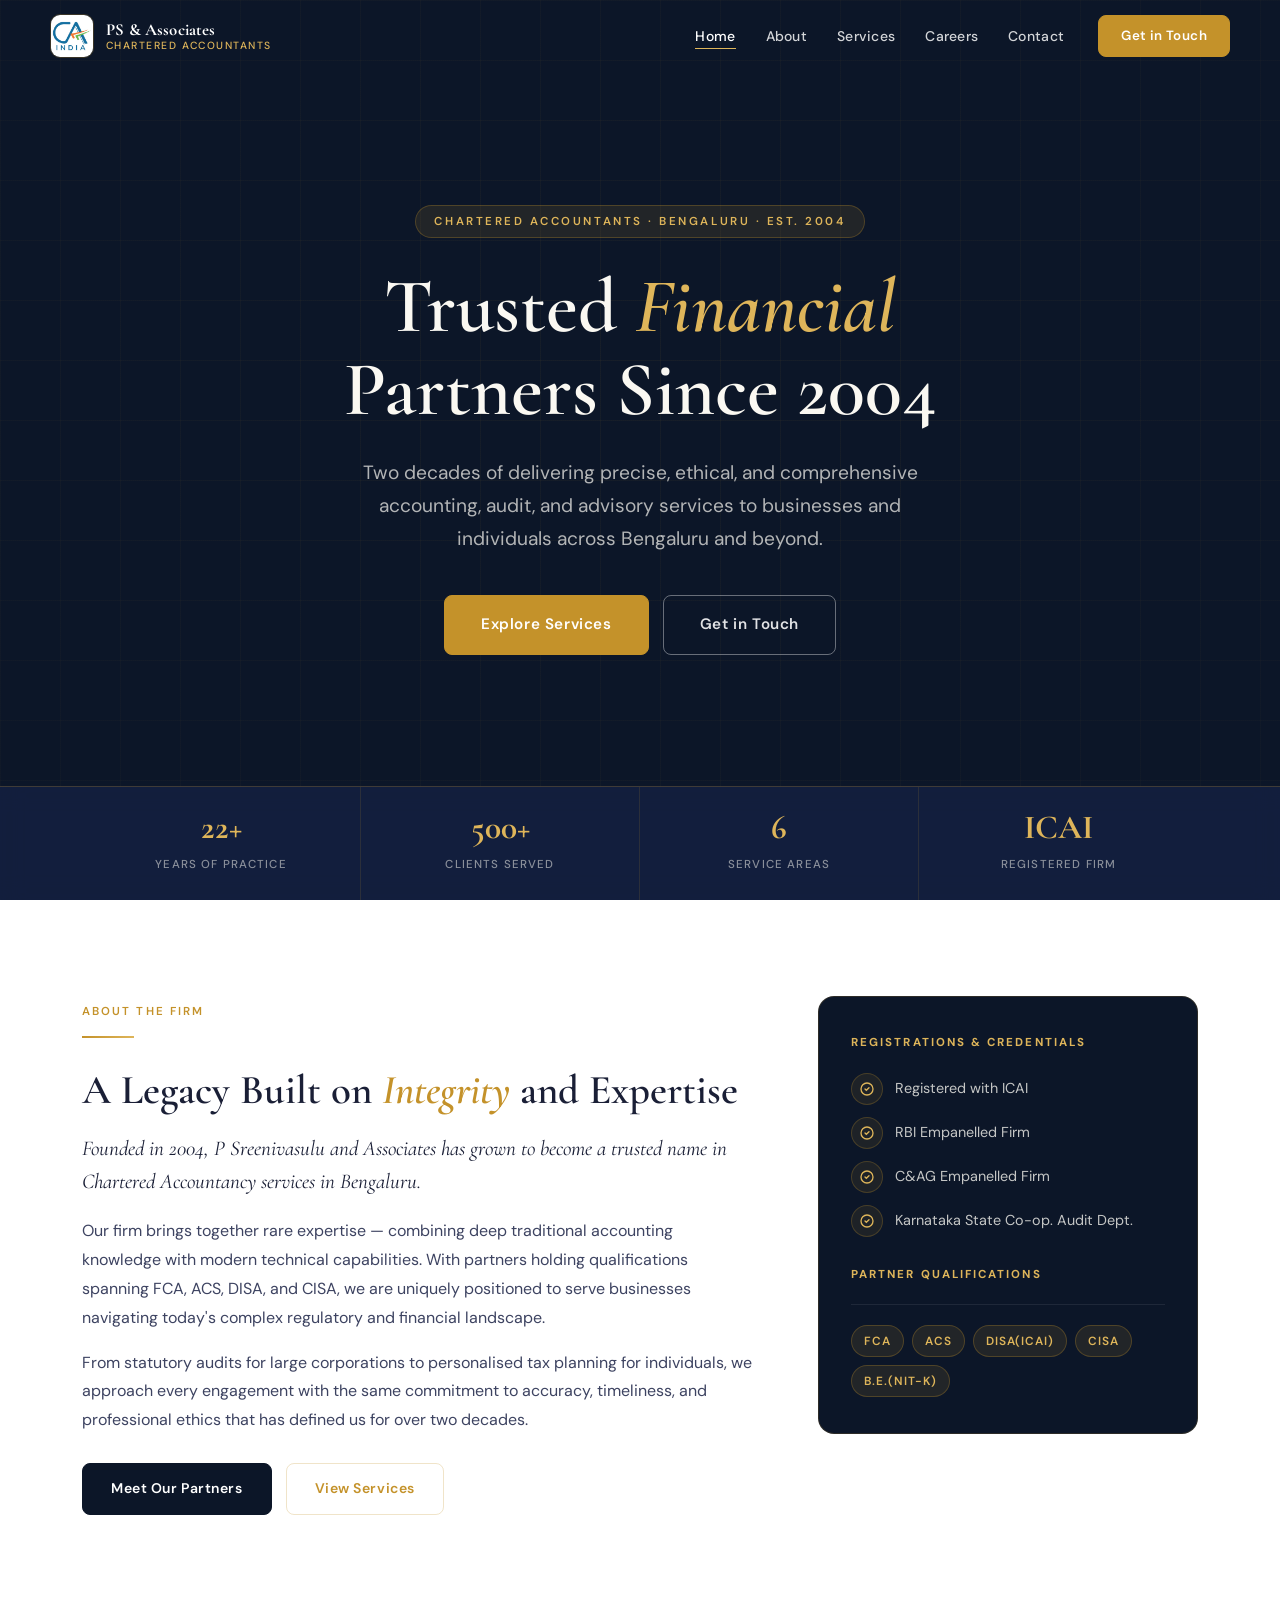
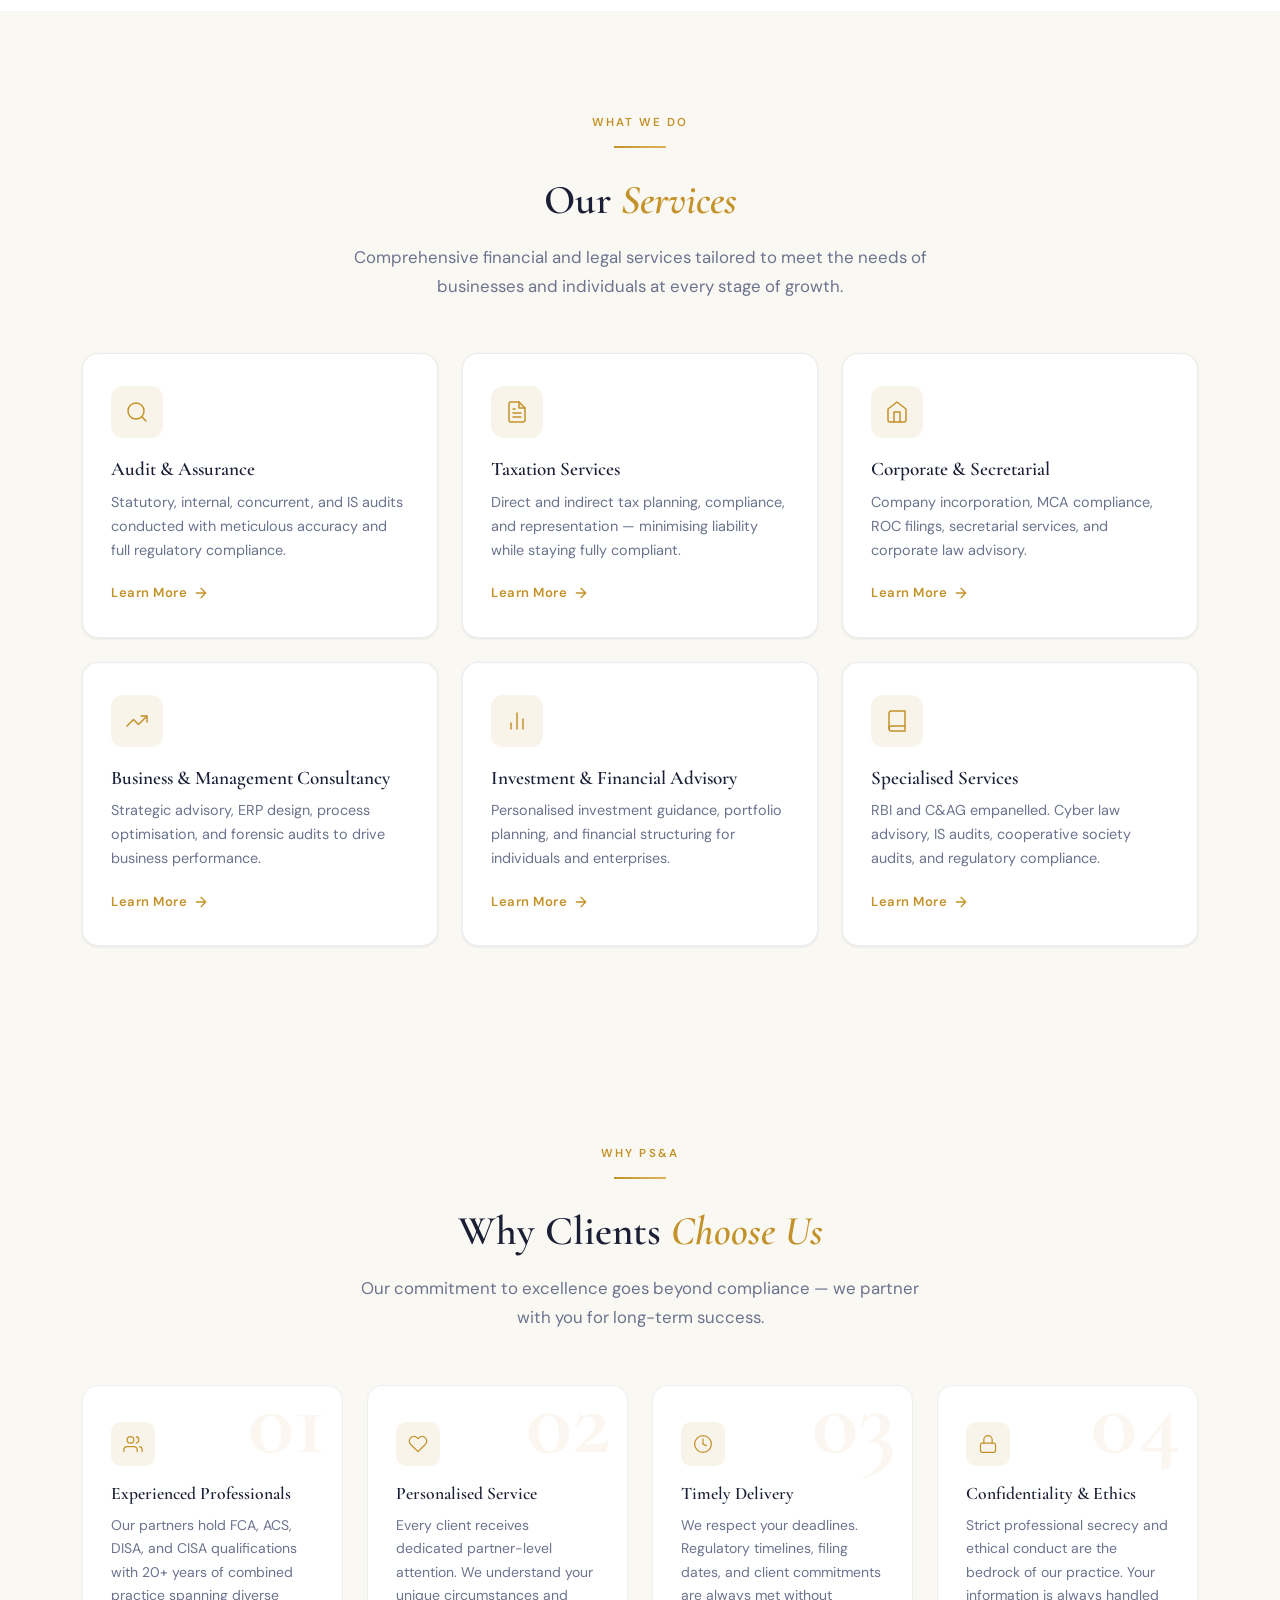
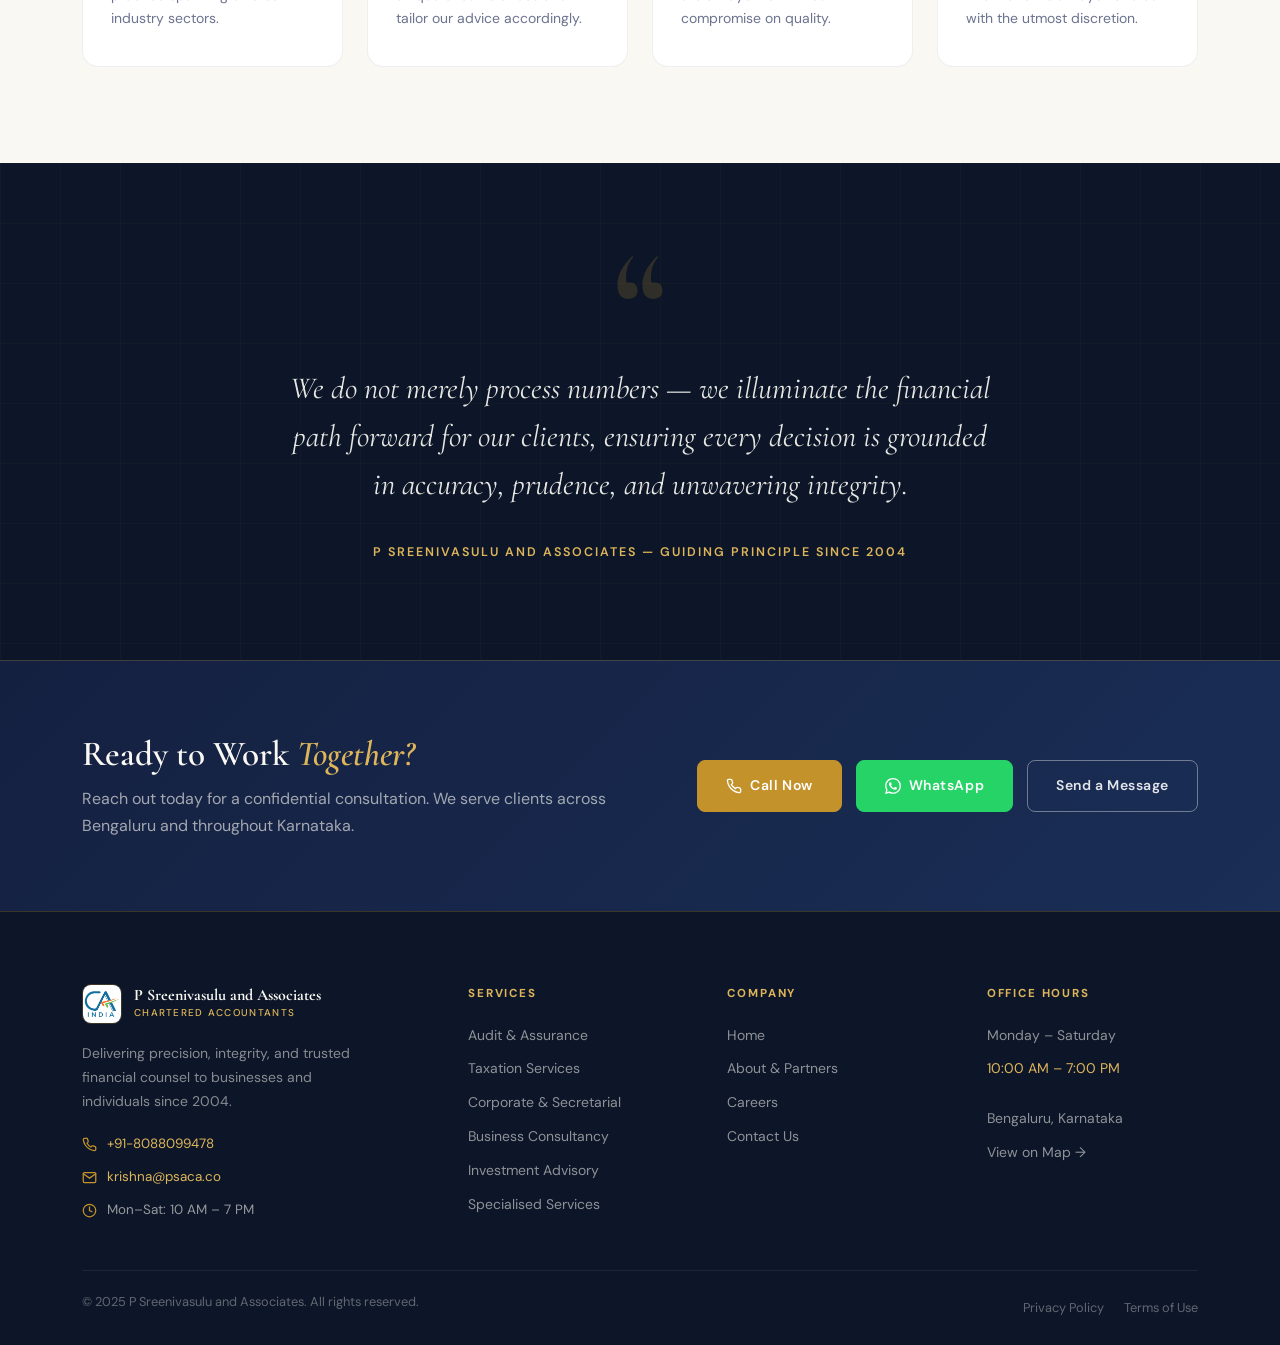
<file: index.html>
<!DOCTYPE html>
<html lang="en">
<head>
  <meta charset="UTF-8">
  <meta name="viewport" content="width=device-width, initial-scale=1.0">
  <title>P Sreenivasulu and Associates — Chartered Accountants, Bengaluru</title>
  <meta name="description" content="P Sreenivasulu and Associates, Chartered Accountants in Bengaluru since 2004. Expert services in Audit, Taxation, Corporate Secretarial, and Financial Advisory.">
  <link rel="icon" href="favicon.jpeg" type="image/jpeg">
  <link rel="apple-touch-icon" href="apple-touch-icon.png">
  <link rel="stylesheet" href="styles.css">
</head>
<body>

  <!-- ── HEADER ─────────────────────────────────────────── -->
  <header class="site-header" id="siteHeader">
    <div class="header-inner">
      <a href="index.html" class="site-logo">
        <div class="logo-badge">
          <img src="favicon.jpeg" alt="PS&A Logo">
        </div>
        <div class="logo-text">
          <span class="logo-name">PS &amp; Associates</span>
          <span class="logo-sub">Chartered Accountants</span>
        </div>
      </a>
      <nav class="site-nav" aria-label="Primary">
        <ul class="nav-links">
          <li><a href="index.html"    class="nav-link active">Home</a></li>
          <li><a href="about.html"    class="nav-link">About</a></li>
          <li><a href="services.html" class="nav-link">Services</a></li>
          <li><a href="careers.html"  class="nav-link">Careers</a></li>
          <li><a href="contact.html"  class="nav-link">Contact</a></li>
        </ul>
        <a href="contact.html" class="nav-cta">Get in Touch</a>
      </nav>
      <button class="hamburger" id="hamburger" aria-label="Open menu" aria-expanded="false">
        <span></span><span></span><span></span>
      </button>
    </div>
  </header>

  <!-- Mobile Nav -->
  <div class="mobile-nav-overlay" id="navOverlay"></div>
  <nav class="mobile-nav" id="mobileNav" aria-label="Mobile">
    <a href="index.html"    class="mobile-nav-link active">Home</a>
    <a href="about.html"    class="mobile-nav-link">About</a>
    <a href="services.html" class="mobile-nav-link">Services</a>
    <a href="careers.html"  class="mobile-nav-link">Careers</a>
    <a href="contact.html"  class="mobile-nav-link">Contact</a>
    <a href="contact.html"  class="mobile-nav-cta">Get in Touch</a>
  </nav>

  <!-- ── HERO ───────────────────────────────────────────── -->
  <section class="hero">
    <div class="hero-content">
      <span class="hero-eyebrow">Chartered Accountants &middot; Bengaluru &middot; Est. 2004</span>
      <h1>Trusted <em>Financial</em><br>Partners Since 2004</h1>
      <p class="hero-sub">Two decades of delivering precise, ethical, and comprehensive accounting, audit, and advisory services to businesses and individuals across Bengaluru and beyond.</p>
      <div class="hero-actions">
        <a href="services.html" class="btn btn-primary btn-lg">Explore Services</a>
        <a href="contact.html"  class="btn btn-outline btn-lg">Get in Touch</a>
      </div>
    </div>
    <div class="hero-stats">
      <div class="hero-stats-inner">
        <div class="hero-stat">
          <span class="stat-number" data-target="22" data-suffix="+">22+</span>
          <span class="stat-label">Years of Practice</span>
        </div>
        <div class="hero-stat">
          <span class="stat-number" data-target="500" data-suffix="+">500+</span>
          <span class="stat-label">Clients Served</span>
        </div>
        <div class="hero-stat">
          <span class="stat-number" data-target="6">6</span>
          <span class="stat-label">Service Areas</span>
        </div>
        <div class="hero-stat">
          <span class="stat-number">ICAI</span>
          <span class="stat-label">Registered Firm</span>
        </div>
      </div>
    </div>
  </section>

  <!-- ── ABOUT SECTION ─────────────────────────────────── -->
  <section class="section" style="background: var(--cream-card);">
    <div class="container">
      <div class="about-grid reveal">
        <div class="about-body">
          <span class="section-label">About the Firm</span>
          <hr class="gold-rule">
          <h2 class="section-title">A Legacy Built on <em>Integrity</em> and Expertise</h2>
          <p class="about-lead">Founded in 2004, P Sreenivasulu and Associates has grown to become a trusted name in Chartered Accountancy services in Bengaluru.</p>
          <p class="about-text">Our firm brings together rare expertise — combining deep traditional accounting knowledge with modern technical capabilities. With partners holding qualifications spanning FCA, ACS, DISA, and CISA, we are uniquely positioned to serve businesses navigating today's complex regulatory and financial landscape.</p>
          <p class="about-text">From statutory audits for large corporations to personalised tax planning for individuals, we approach every engagement with the same commitment to accuracy, timeliness, and professional ethics that has defined us for over two decades.</p>
          <div style="margin-top: 28px; display: flex; gap: 14px; flex-wrap: wrap;">
            <a href="about.html"    class="btn btn-navy">Meet Our Partners</a>
            <a href="services.html" class="btn btn-gold-outline">View Services</a>
          </div>
        </div>
        <div class="about-aside">
          <span class="about-aside-title">Registrations &amp; Credentials</span>
          <ul class="credential-list">
            <li class="credential-item">
              <span class="credential-icon">
                <svg width="16" height="16" viewBox="0 0 24 24" fill="none" stroke="currentColor" stroke-width="2" stroke-linecap="round"><path d="M9 12l2 2 4-4m6 2a9 9 0 11-18 0 9 9 0 0118 0z"/></svg>
              </span>
              Registered with ICAI
            </li>
            <li class="credential-item">
              <span class="credential-icon">
                <svg width="16" height="16" viewBox="0 0 24 24" fill="none" stroke="currentColor" stroke-width="2" stroke-linecap="round"><path d="M9 12l2 2 4-4m6 2a9 9 0 11-18 0 9 9 0 0118 0z"/></svg>
              </span>
              RBI Empanelled Firm
            </li>
            <li class="credential-item">
              <span class="credential-icon">
                <svg width="16" height="16" viewBox="0 0 24 24" fill="none" stroke="currentColor" stroke-width="2" stroke-linecap="round"><path d="M9 12l2 2 4-4m6 2a9 9 0 11-18 0 9 9 0 0118 0z"/></svg>
              </span>
              C&amp;AG Empanelled Firm
            </li>
            <li class="credential-item">
              <span class="credential-icon">
                <svg width="16" height="16" viewBox="0 0 24 24" fill="none" stroke="currentColor" stroke-width="2" stroke-linecap="round"><path d="M9 12l2 2 4-4m6 2a9 9 0 11-18 0 9 9 0 0118 0z"/></svg>
              </span>
              Karnataka State Co-op. Audit Dept.
            </li>
          </ul>
          <span class="about-aside-title">Partner Qualifications</span>
          <div class="qual-badges">
            <span class="qual-badge">FCA</span>
            <span class="qual-badge">ACS</span>
            <span class="qual-badge">DISA(ICAI)</span>
            <span class="qual-badge">CISA</span>
            <span class="qual-badge">B.E.(NIT-K)</span>
          </div>
        </div>
      </div>
    </div>
  </section>

  <!-- ── SERVICES ───────────────────────────────────────── -->
  <section class="section" style="background: var(--cream);">
    <div class="container">
      <div class="text-center reveal" style="margin-bottom: 52px;">
        <span class="section-label">What We Do</span>
        <hr class="gold-rule center">
        <h2 class="section-title">Our <em>Services</em></h2>
        <p class="section-desc">Comprehensive financial and legal services tailored to meet the needs of businesses and individuals at every stage of growth.</p>
      </div>
      <div class="services-grid reveal-stagger">

        <!-- Audit & Assurance -->
        <div class="service-card">
          <div class="service-icon">
            <svg width="24" height="24" viewBox="0 0 24 24" fill="none" stroke="currentColor" stroke-width="1.5" stroke-linecap="round" stroke-linejoin="round">
              <circle cx="11" cy="11" r="8"/><path d="M21 21l-4.35-4.35"/>
            </svg>
          </div>
          <h3>Audit &amp; Assurance</h3>
          <p>Statutory, internal, concurrent, and IS audits conducted with meticulous accuracy and full regulatory compliance.</p>
          <a href="services.html#audit-assurance" class="card-link">
            Learn More
            <svg width="16" height="16" viewBox="0 0 24 24" fill="none" stroke="currentColor" stroke-width="2" stroke-linecap="round"><path d="M5 12h14M12 5l7 7-7 7"/></svg>
          </a>
        </div>

        <!-- Taxation -->
        <div class="service-card">
          <div class="service-icon">
            <svg width="24" height="24" viewBox="0 0 24 24" fill="none" stroke="currentColor" stroke-width="1.5" stroke-linecap="round" stroke-linejoin="round">
              <path d="M14 2H6a2 2 0 00-2 2v16a2 2 0 002 2h12a2 2 0 002-2V8z"/><polyline points="14 2 14 8 20 8"/><line x1="16" y1="13" x2="8" y2="13"/><line x1="16" y1="17" x2="8" y2="17"/><polyline points="10 9 9 9 8 9"/>
            </svg>
          </div>
          <h3>Taxation Services</h3>
          <p>Direct and indirect tax planning, compliance, and representation — minimising liability while staying fully compliant.</p>
          <a href="services.html#taxation-services" class="card-link">
            Learn More
            <svg width="16" height="16" viewBox="0 0 24 24" fill="none" stroke="currentColor" stroke-width="2" stroke-linecap="round"><path d="M5 12h14M12 5l7 7-7 7"/></svg>
          </a>
        </div>

        <!-- Corporate & Secretarial -->
        <div class="service-card">
          <div class="service-icon">
            <svg width="24" height="24" viewBox="0 0 24 24" fill="none" stroke="currentColor" stroke-width="1.5" stroke-linecap="round" stroke-linejoin="round">
              <path d="M3 9l9-7 9 7v11a2 2 0 01-2 2H5a2 2 0 01-2-2z"/><polyline points="9 22 9 12 15 12 15 22"/>
            </svg>
          </div>
          <h3>Corporate &amp; Secretarial</h3>
          <p>Company incorporation, MCA compliance, ROC filings, secretarial services, and corporate law advisory.</p>
          <a href="services.html#corporate-secretarial" class="card-link">
            Learn More
            <svg width="16" height="16" viewBox="0 0 24 24" fill="none" stroke="currentColor" stroke-width="2" stroke-linecap="round"><path d="M5 12h14M12 5l7 7-7 7"/></svg>
          </a>
        </div>

        <!-- Business Consultancy -->
        <div class="service-card">
          <div class="service-icon">
            <svg width="24" height="24" viewBox="0 0 24 24" fill="none" stroke="currentColor" stroke-width="1.5" stroke-linecap="round" stroke-linejoin="round">
              <polyline points="22 7 13.5 15.5 8.5 10.5 2 17"/><polyline points="16 7 22 7 22 13"/>
            </svg>
          </div>
          <h3>Business &amp; Management Consultancy</h3>
          <p>Strategic advisory, ERP design, process optimisation, and forensic audits to drive business performance.</p>
          <a href="services.html#business-consultancy" class="card-link">
            Learn More
            <svg width="16" height="16" viewBox="0 0 24 24" fill="none" stroke="currentColor" stroke-width="2" stroke-linecap="round"><path d="M5 12h14M12 5l7 7-7 7"/></svg>
          </a>
        </div>

        <!-- Investment & Financial Advisory -->
        <div class="service-card">
          <div class="service-icon">
            <svg width="24" height="24" viewBox="0 0 24 24" fill="none" stroke="currentColor" stroke-width="1.5" stroke-linecap="round" stroke-linejoin="round">
              <line x1="18" y1="20" x2="18" y2="10"/><line x1="12" y1="20" x2="12" y2="4"/><line x1="6" y1="20" x2="6" y2="14"/>
            </svg>
          </div>
          <h3>Investment &amp; Financial Advisory</h3>
          <p>Personalised investment guidance, portfolio planning, and financial structuring for individuals and enterprises.</p>
          <a href="services.html#investment-advisory" class="card-link">
            Learn More
            <svg width="16" height="16" viewBox="0 0 24 24" fill="none" stroke="currentColor" stroke-width="2" stroke-linecap="round"><path d="M5 12h14M12 5l7 7-7 7"/></svg>
          </a>
        </div>

        <!-- Specialized Services -->
        <div class="service-card">
          <div class="service-icon">
            <svg width="24" height="24" viewBox="0 0 24 24" fill="none" stroke="currentColor" stroke-width="1.5" stroke-linecap="round" stroke-linejoin="round">
              <path d="M4 19.5A2.5 2.5 0 016.5 17H20"/><path d="M6.5 2H20v20H6.5A2.5 2.5 0 014 19.5v-15A2.5 2.5 0 016.5 2z"/>
            </svg>
          </div>
          <h3>Specialised Services</h3>
          <p>RBI and C&amp;AG empanelled. Cyber law advisory, IS audits, cooperative society audits, and regulatory compliance.</p>
          <a href="services.html#specialized-services" class="card-link">
            Learn More
            <svg width="16" height="16" viewBox="0 0 24 24" fill="none" stroke="currentColor" stroke-width="2" stroke-linecap="round"><path d="M5 12h14M12 5l7 7-7 7"/></svg>
          </a>
        </div>

      </div>
    </div>
  </section>

  <!-- ── WHY CHOOSE US ──────────────────────────────────── -->
  <section class="section why-section">
    <div class="container">
      <div class="text-center reveal" style="margin-bottom: 52px;">
        <span class="section-label">Why PS&amp;A</span>
        <hr class="gold-rule center">
        <h2 class="section-title">Why Clients <em>Choose Us</em></h2>
        <p class="section-desc">Our commitment to excellence goes beyond compliance — we partner with you for long-term success.</p>
      </div>
      <div class="why-grid reveal-stagger">
        <div class="why-card">
          <span class="why-num">01</span>
          <div class="why-icon">
            <svg width="20" height="20" viewBox="0 0 24 24" fill="none" stroke="currentColor" stroke-width="1.5" stroke-linecap="round"><path d="M17 21v-2a4 4 0 00-4-4H5a4 4 0 00-4 4v2"/><circle cx="9" cy="7" r="4"/><path d="M23 21v-2a4 4 0 00-3-3.87M16 3.13a4 4 0 010 7.75"/></svg>
          </div>
          <h3>Experienced Professionals</h3>
          <p>Our partners hold FCA, ACS, DISA, and CISA qualifications with 20+ years of combined practice spanning diverse industry sectors.</p>
        </div>
        <div class="why-card">
          <span class="why-num">02</span>
          <div class="why-icon">
            <svg width="20" height="20" viewBox="0 0 24 24" fill="none" stroke="currentColor" stroke-width="1.5" stroke-linecap="round"><path d="M20.84 4.61a5.5 5.5 0 00-7.78 0L12 5.67l-1.06-1.06a5.5 5.5 0 00-7.78 7.78l1.06 1.06L12 21.23l7.78-7.78 1.06-1.06a5.5 5.5 0 000-7.78z"/></svg>
          </div>
          <h3>Personalised Service</h3>
          <p>Every client receives dedicated partner-level attention. We understand your unique circumstances and tailor our advice accordingly.</p>
        </div>
        <div class="why-card">
          <span class="why-num">03</span>
          <div class="why-icon">
            <svg width="20" height="20" viewBox="0 0 24 24" fill="none" stroke="currentColor" stroke-width="1.5" stroke-linecap="round"><circle cx="12" cy="12" r="10"/><polyline points="12 6 12 12 16 14"/></svg>
          </div>
          <h3>Timely Delivery</h3>
          <p>We respect your deadlines. Regulatory timelines, filing dates, and client commitments are always met without compromise on quality.</p>
        </div>
        <div class="why-card">
          <span class="why-num">04</span>
          <div class="why-icon">
            <svg width="20" height="20" viewBox="0 0 24 24" fill="none" stroke="currentColor" stroke-width="1.5" stroke-linecap="round"><rect x="3" y="11" width="18" height="11" rx="2" ry="2"/><path d="M7 11V7a5 5 0 0110 0v4"/></svg>
          </div>
          <h3>Confidentiality &amp; Ethics</h3>
          <p>Strict professional secrecy and ethical conduct are the bedrock of our practice. Your information is always handled with the utmost discretion.</p>
        </div>
      </div>
    </div>
  </section>

  <!-- ── PHILOSOPHY ─────────────────────────────────────── -->
  <section class="philosophy reveal">
    <div class="philosophy-inner">
      <span class="quote-mark">&ldquo;</span>
      <blockquote>We do not merely process numbers — we illuminate the financial path forward for our clients, ensuring every decision is grounded in accuracy, prudence, and unwavering integrity.</blockquote>
      <cite>P Sreenivasulu and Associates &mdash; Guiding Principle Since 2004</cite>
    </div>
  </section>

  <!-- ── CONTACT STRIP ──────────────────────────────────── -->
  <section class="contact-strip">
    <div class="container">
      <div class="contact-strip-inner">
        <div class="reveal">
          <h2>Ready to Work <em style="color:var(--gold-light);font-style:italic;">Together?</em></h2>
          <p>Reach out today for a confidential consultation. We serve clients across Bengaluru and throughout Karnataka.</p>
        </div>
        <div class="contact-strip-actions reveal">
          <a href="tel:+918088099478" class="btn btn-primary">
            <svg width="16" height="16" viewBox="0 0 24 24" fill="none" stroke="currentColor" stroke-width="2" stroke-linecap="round"><path d="M22 16.92v3a2 2 0 01-2.18 2 19.79 19.79 0 01-8.63-3.07 19.5 19.5 0 01-6-6 19.79 19.79 0 01-3.07-8.67A2 2 0 014.11 2h3a2 2 0 012 1.72c.127.96.361 1.903.7 2.81a2 2 0 01-.45 2.11L8.09 9.91a16 16 0 006 6l1.27-1.27a2 2 0 012.11-.45c.907.339 1.85.573 2.81.7A2 2 0 0122 16.92z"/></svg>
            Call Now
          </a>
          <a href="https://wa.me/918088099478" class="btn btn-whatsapp" target="_blank" rel="noopener">
            <svg width="16" height="16" viewBox="0 0 24 24" fill="currentColor"><path d="M17.472 14.382c-.297-.149-1.758-.867-2.03-.967-.273-.099-.471-.148-.67.15-.197.297-.767.966-.94 1.164-.173.199-.347.223-.644.075-.297-.15-1.255-.463-2.39-1.475-.883-.788-1.48-1.761-1.653-2.059-.173-.297-.018-.458.13-.606.134-.133.298-.347.446-.52.149-.174.198-.298.298-.497.099-.198.05-.371-.025-.52-.075-.149-.669-1.612-.916-2.207-.242-.579-.487-.5-.669-.51-.173-.008-.371-.01-.57-.01-.198 0-.52.074-.792.372-.272.297-1.04 1.016-1.04 2.479 0 1.462 1.065 2.875 1.213 3.074.149.198 2.096 3.2 5.077 4.487.709.306 1.262.489 1.694.625.712.227 1.36.195 1.871.118.571-.085 1.758-.719 2.006-1.413.248-.694.248-1.289.173-1.413-.074-.124-.272-.198-.57-.347m-5.421 7.403h-.004a9.87 9.87 0 01-5.031-1.378l-.361-.214-3.741.982.998-3.648-.235-.374a9.86 9.86 0 01-1.51-5.26c.001-5.45 4.436-9.884 9.888-9.884 2.64 0 5.122 1.03 6.988 2.898a9.825 9.825 0 012.893 6.994c-.003 5.45-4.437 9.884-9.885 9.884m8.413-18.297A11.815 11.815 0 0012.05 0C5.495 0 .16 5.335.157 11.892c0 2.096.547 4.142 1.588 5.945L.057 24l6.305-1.654a11.882 11.882 0 005.683 1.448h.005c6.554 0 11.89-5.335 11.893-11.893a11.821 11.821 0 00-3.48-8.413z"/></svg>
            WhatsApp
          </a>
          <a href="contact.html" class="btn btn-outline">Send a Message</a>
        </div>
      </div>
    </div>
  </section>

  <!-- ── FOOTER ─────────────────────────────────────────── -->
  <footer class="site-footer">
    <div class="container">
      <div class="footer-grid">
        <div class="footer-brand">
          <div class="footer-logo">
            <div class="footer-logo-badge">
              <img src="favicon.jpeg" alt="PS&A">
            </div>
            <div>
              <span class="footer-logo-name">P Sreenivasulu and Associates</span>
              <span class="footer-logo-sub">Chartered Accountants</span>
            </div>
          </div>
          <p class="footer-tagline">Delivering precision, integrity, and trusted financial counsel to businesses and individuals since 2004.</p>
          <ul class="footer-contact-list">
            <li class="footer-contact-item">
              <svg width="15" height="15" viewBox="0 0 24 24" fill="none" stroke="currentColor" stroke-width="2" stroke-linecap="round"><path d="M22 16.92v3a2 2 0 01-2.18 2 19.79 19.79 0 01-8.63-3.07 19.5 19.5 0 01-6-6 19.79 19.79 0 01-3.07-8.67A2 2 0 014.11 2h3a2 2 0 012 1.72c.127.96.361 1.903.7 2.81a2 2 0 01-.45 2.11L8.09 9.91a16 16 0 006 6l1.27-1.27a2 2 0 012.11-.45c.907.339 1.85.573 2.81.7A2 2 0 0122 16.92z"/></svg>
              <a href="tel:+918088099478">+91-8088099478</a>
            </li>
            <li class="footer-contact-item">
              <svg width="15" height="15" viewBox="0 0 24 24" fill="none" stroke="currentColor" stroke-width="2" stroke-linecap="round"><path d="M4 4h16c1.1 0 2 .9 2 2v12c0 1.1-.9 2-2 2H4c-1.1 0-2-.9-2-2V6c0-1.1.9-2 2-2z"/><polyline points="22,6 12,13 2,6"/></svg>
              <a href="mailto:krishna@psaca.co">krishna@psaca.co</a>
            </li>
            <li class="footer-contact-item">
              <svg width="15" height="15" viewBox="0 0 24 24" fill="none" stroke="currentColor" stroke-width="2" stroke-linecap="round"><circle cx="12" cy="12" r="10"/><polyline points="12 6 12 12 16 14"/></svg>
              Mon–Sat: 10 AM – 7 PM
            </li>
          </ul>
        </div>
        <div class="footer-col">
          <h5>Services</h5>
          <ul class="footer-links">
            <li><a href="services.html#audit-assurance"     class="footer-link">Audit &amp; Assurance</a></li>
            <li><a href="services.html#taxation-services"    class="footer-link">Taxation Services</a></li>
            <li><a href="services.html#corporate-secretarial" class="footer-link">Corporate &amp; Secretarial</a></li>
            <li><a href="services.html#business-consultancy"  class="footer-link">Business Consultancy</a></li>
            <li><a href="services.html#investment-advisory"   class="footer-link">Investment Advisory</a></li>
            <li><a href="services.html#specialized-services"  class="footer-link">Specialised Services</a></li>
          </ul>
        </div>
        <div class="footer-col">
          <h5>Company</h5>
          <ul class="footer-links">
            <li><a href="index.html"    class="footer-link">Home</a></li>
            <li><a href="about.html"    class="footer-link">About &amp; Partners</a></li>
            <li><a href="careers.html"  class="footer-link">Careers</a></li>
            <li><a href="contact.html"  class="footer-link">Contact Us</a></li>
          </ul>
        </div>
        <div class="footer-col">
          <h5>Office Hours</h5>
          <ul class="footer-links">
            <li><span class="footer-link" style="cursor:default;">Monday – Saturday</span></li>
            <li><span class="footer-link" style="cursor:default; color:var(--gold-light);">10:00 AM – 7:00 PM</span></li>
            <li style="margin-top:16px;"><span class="footer-link" style="cursor:default;">Bengaluru, Karnataka</span></li>
            <li><a href="https://maps.google.com/?q=Bengaluru+Karnataka" class="footer-link" target="_blank" rel="noopener">View on Map &rarr;</a></li>
          </ul>
        </div>
      </div>
      <div class="footer-bottom">
        <p class="footer-copy">&copy; 2025 P Sreenivasulu and Associates. All rights reserved.</p>
        <div class="footer-legal">
          <a href="#">Privacy Policy</a>
          <a href="#">Terms of Use</a>
        </div>
      </div>
    </div>
  </footer>

  <script>
    // Header scroll
    const header = document.getElementById('siteHeader');
    window.addEventListener('scroll', () => {
      header.classList.toggle('scrolled', window.scrollY > 20);
    });

    // Mobile nav
    const hamburger = document.getElementById('hamburger');
    const mobileNav = document.getElementById('mobileNav');
    const navOverlay = document.getElementById('navOverlay');
    function toggleNav(open) {
      hamburger.classList.toggle('open', open);
      mobileNav.classList.toggle('open', open);
      navOverlay.classList.toggle('open', open);
      hamburger.setAttribute('aria-expanded', open);
      document.body.style.overflow = open ? 'hidden' : '';
    }
    hamburger.addEventListener('click', () => toggleNav(!mobileNav.classList.contains('open')));
    navOverlay.addEventListener('click', () => toggleNav(false));
    mobileNav.querySelectorAll('a').forEach(a => a.addEventListener('click', () => toggleNav(false)));

    // Counter animation
    function animateCounter(el) {
      const target = parseInt(el.dataset.target);
      const suffix = el.dataset.suffix || '';
      if (isNaN(target)) return;
      const duration = 1800;
      const start = performance.now();
      function step(now) {
        const elapsed = now - start;
        const progress = Math.min(elapsed / duration, 1);
        const ease = 1 - Math.pow(1 - progress, 3);
        el.textContent = Math.round(ease * target) + suffix;
        if (progress < 1) requestAnimationFrame(step);
      }
      requestAnimationFrame(step);
    }
    const statsObserver = new IntersectionObserver((entries) => {
      entries.forEach(entry => {
        if (entry.isIntersecting) {
          entry.target.querySelectorAll('[data-target]').forEach(animateCounter);
          statsObserver.unobserve(entry.target);
        }
      });
    }, { threshold: 0.5 });
    const statsBar = document.querySelector('.hero-stats');
    if (statsBar) statsObserver.observe(statsBar);

    // Scroll reveal
    const revealObserver = new IntersectionObserver((entries) => {
      entries.forEach(entry => {
        if (entry.isIntersecting) {
          entry.target.classList.add('visible');
          revealObserver.unobserve(entry.target);
        }
      });
    }, { threshold: 0.12, rootMargin: '0px 0px -40px 0px' });
    document.querySelectorAll('.reveal, .reveal-stagger').forEach(el => revealObserver.observe(el));
  </script>
</body>
</html>
</file>
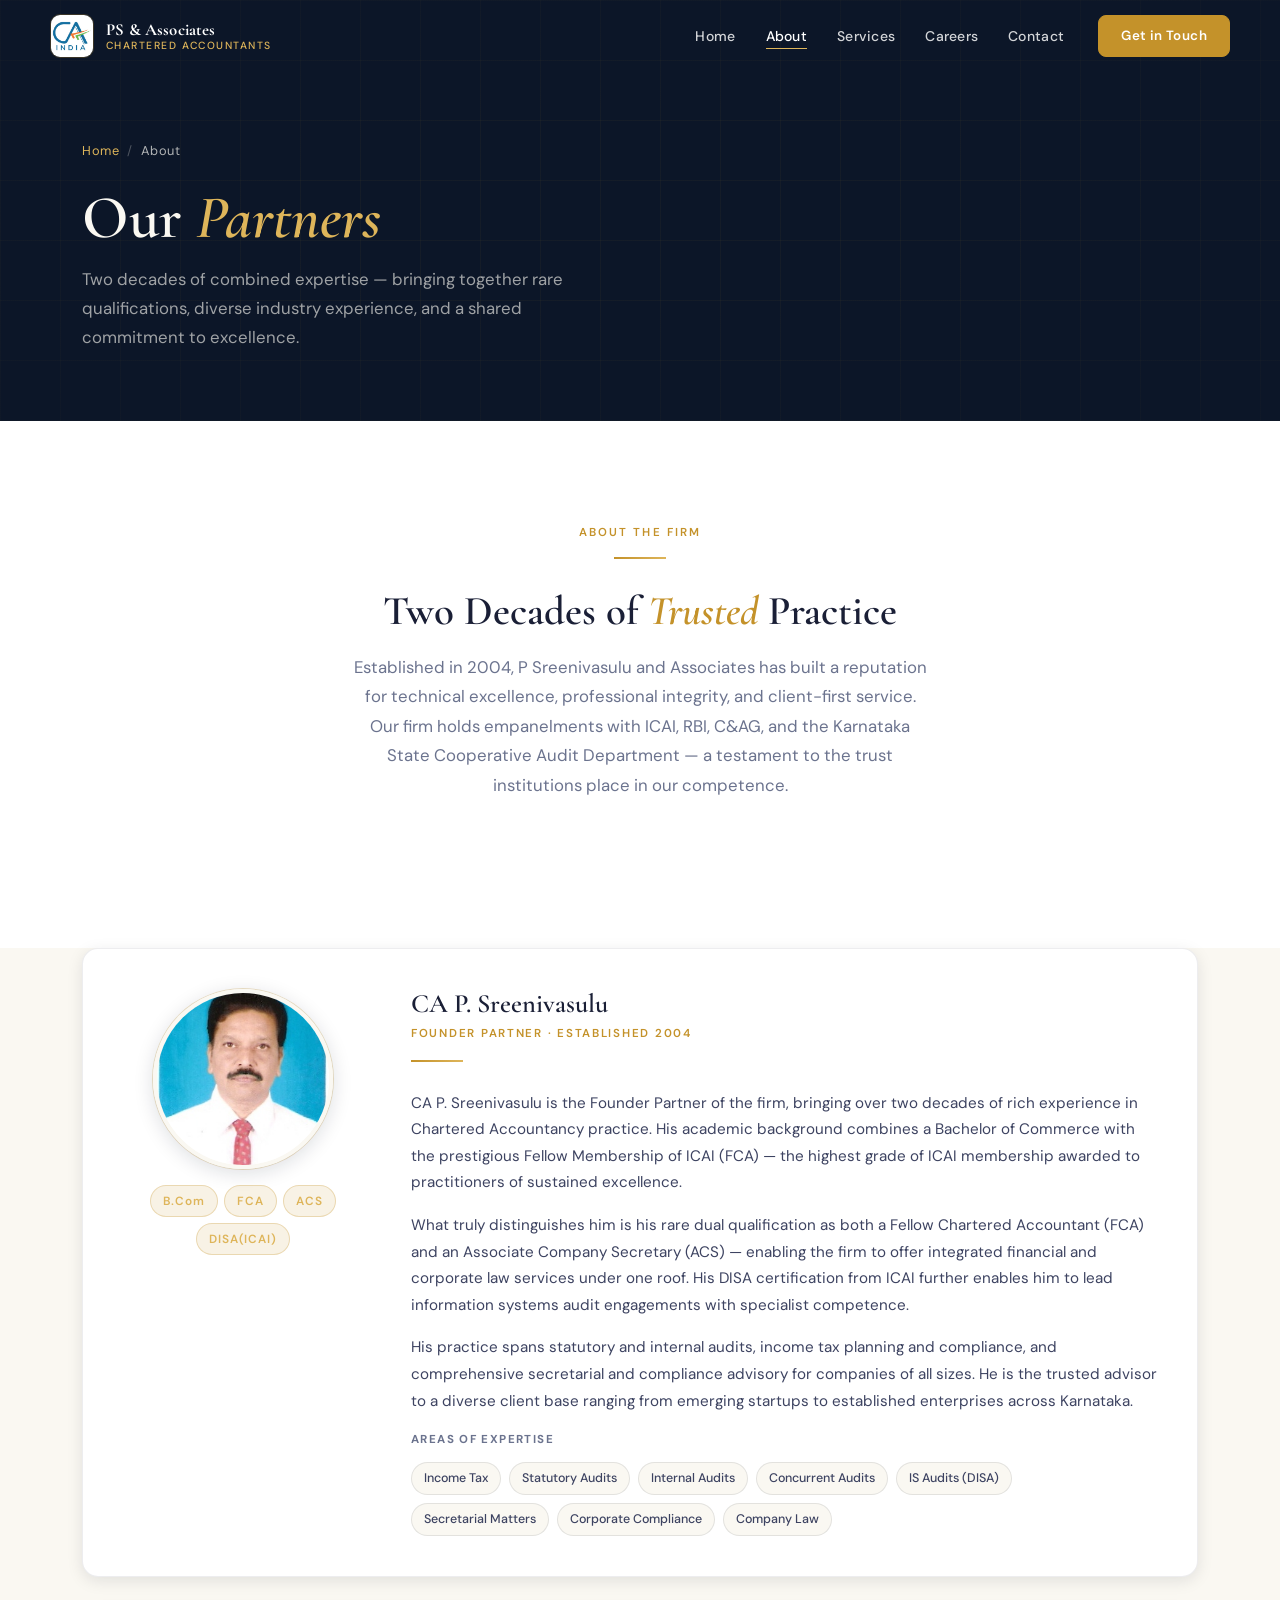
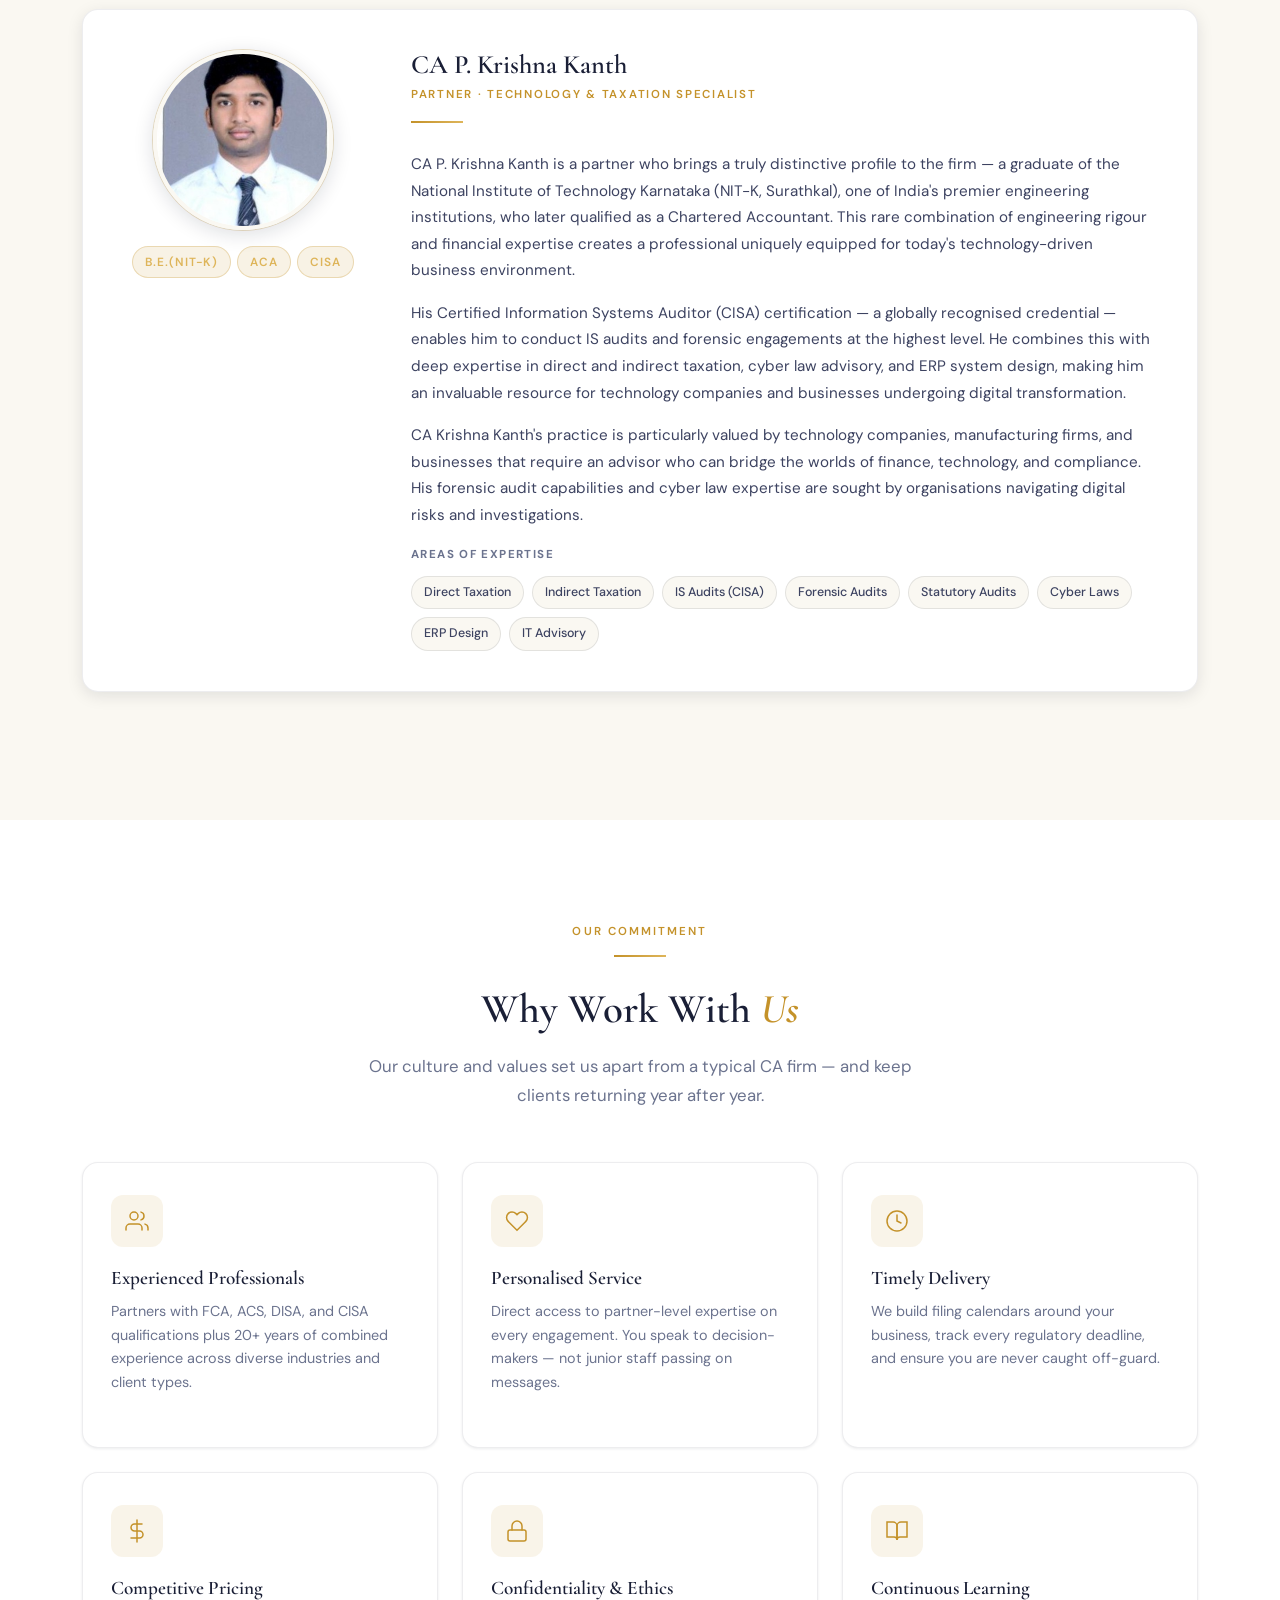
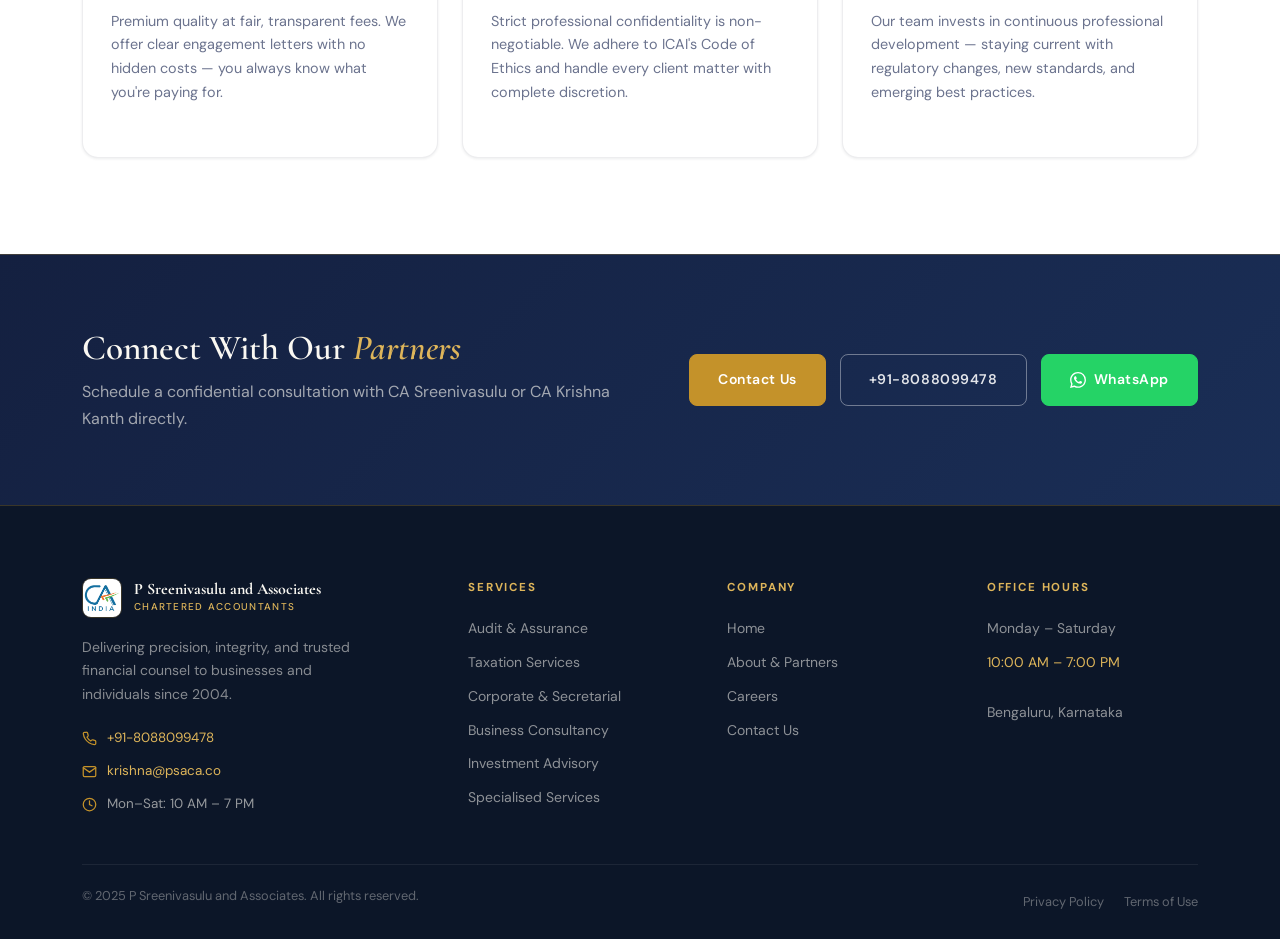
<file: about.html>
<!DOCTYPE html>
<html lang="en">
<head>
  <meta charset="UTF-8">
  <meta name="viewport" content="width=device-width, initial-scale=1.0">
  <title>About &amp; Partners — P Sreenivasulu and Associates, Chartered Accountants</title>
  <meta name="description" content="Meet the partners of P Sreenivasulu and Associates — CA P. Sreenivasulu (FCA, ACS, DISA) and CA P. Krishna Kanth (B.E. NIT-K, ACA, CISA).">
  <link rel="icon" href="favicon.jpeg" type="image/jpeg">
  <link rel="apple-touch-icon" href="apple-touch-icon.png">
  <link rel="stylesheet" href="styles.css">
</head>
<body>

  <!-- ── HEADER ─────────────────────────────────────────── -->
  <header class="site-header" id="siteHeader">
    <div class="header-inner">
      <a href="index.html" class="site-logo">
        <div class="logo-badge"><img src="favicon.jpeg" alt="PS&A Logo"></div>
        <div class="logo-text">
          <span class="logo-name">PS &amp; Associates</span>
          <span class="logo-sub">Chartered Accountants</span>
        </div>
      </a>
      <nav class="site-nav" aria-label="Primary">
        <ul class="nav-links">
          <li><a href="index.html"    class="nav-link">Home</a></li>
          <li><a href="about.html"    class="nav-link active">About</a></li>
          <li><a href="services.html" class="nav-link">Services</a></li>
          <li><a href="careers.html"  class="nav-link">Careers</a></li>
          <li><a href="contact.html"  class="nav-link">Contact</a></li>
        </ul>
        <a href="contact.html" class="nav-cta">Get in Touch</a>
      </nav>
      <button class="hamburger" id="hamburger" aria-label="Open menu" aria-expanded="false">
        <span></span><span></span><span></span>
      </button>
    </div>
  </header>
  <div class="mobile-nav-overlay" id="navOverlay"></div>
  <nav class="mobile-nav" id="mobileNav" aria-label="Mobile">
    <a href="index.html"    class="mobile-nav-link">Home</a>
    <a href="about.html"    class="mobile-nav-link active">About</a>
    <a href="services.html" class="mobile-nav-link">Services</a>
    <a href="careers.html"  class="mobile-nav-link">Careers</a>
    <a href="contact.html"  class="mobile-nav-link">Contact</a>
    <a href="contact.html"  class="mobile-nav-cta">Get in Touch</a>
  </nav>

  <!-- ── PAGE BANNER ───────────────────────────────────── -->
  <section class="page-banner">
    <div class="container">
      <nav class="banner-breadcrumb" aria-label="Breadcrumb">
        <a href="index.html">Home</a>
        <span>/</span>
        <span style="color:rgba(250,248,242,0.7);">About</span>
      </nav>
      <h1>Our <em>Partners</em></h1>
      <p class="banner-sub">Two decades of combined expertise — bringing together rare qualifications, diverse industry experience, and a shared commitment to excellence.</p>
    </div>
  </section>

  <!-- ── FIRM OVERVIEW ─────────────────────────────────── -->
  <section class="section" style="background: var(--cream-card);">
    <div class="container">
      <div class="text-center reveal" style="max-width:720px; margin:0 auto 52px;">
        <span class="section-label">About the Firm</span>
        <hr class="gold-rule center">
        <h2 class="section-title">Two Decades of <em>Trusted</em> Practice</h2>
        <p class="section-desc">Established in 2004, P Sreenivasulu and Associates has built a reputation for technical excellence, professional integrity, and client-first service. Our firm holds empanelments with ICAI, RBI, C&amp;AG, and the Karnataka State Cooperative Audit Department — a testament to the trust institutions place in our competence.</p>
      </div>
    </div>
  </section>

  <!-- ── PARTNER PROFILES ───────────────────────────────── -->
  <section class="section" style="background: var(--cream); padding-top: 0;">
    <div class="container">

      <!-- Partner 1: CA P. Sreenivasulu -->
      <div class="partner-card reveal" id="partner-sreenivasulu">
        <div class="partner-photo-wrap">
          <img src="partners/sreenivasulu.jpeg" alt="CA P. Sreenivasulu" class="partner-photo">
          <div class="partner-credentials">
            <span class="qual-badge">B.Com</span>
            <span class="qual-badge">FCA</span>
            <span class="qual-badge">ACS</span>
            <span class="qual-badge">DISA(ICAI)</span>
          </div>
        </div>
        <div class="partner-bio">
          <h3>CA P. Sreenivasulu</h3>
          <span class="partner-title">Founder Partner &middot; Established 2004</span>
          <hr class="gold-rule">
          <p class="partner-desc">CA P. Sreenivasulu is the Founder Partner of the firm, bringing over two decades of rich experience in Chartered Accountancy practice. His academic background combines a Bachelor of Commerce with the prestigious Fellow Membership of ICAI (FCA) — the highest grade of ICAI membership awarded to practitioners of sustained excellence.</p>
          <p class="partner-desc">What truly distinguishes him is his rare dual qualification as both a Fellow Chartered Accountant (FCA) and an Associate Company Secretary (ACS) — enabling the firm to offer integrated financial and corporate law services under one roof. His DISA certification from ICAI further enables him to lead information systems audit engagements with specialist competence.</p>
          <p class="partner-desc">His practice spans statutory and internal audits, income tax planning and compliance, and comprehensive secretarial and compliance advisory for companies of all sizes. He is the trusted advisor to a diverse client base ranging from emerging startups to established enterprises across Karnataka.</p>
          <div class="partner-expertise">
            <span class="partner-expertise-label">Areas of Expertise</span>
            <div class="expertise-tags">
              <span class="expertise-tag">Income Tax</span>
              <span class="expertise-tag">Statutory Audits</span>
              <span class="expertise-tag">Internal Audits</span>
              <span class="expertise-tag">Concurrent Audits</span>
              <span class="expertise-tag">IS Audits (DISA)</span>
              <span class="expertise-tag">Secretarial Matters</span>
              <span class="expertise-tag">Corporate Compliance</span>
              <span class="expertise-tag">Company Law</span>
            </div>
          </div>
        </div>
      </div>

      <!-- Partner 2: CA P. Krishna Kanth -->
      <div class="partner-card reveal" id="partner-krishna-kanth">
        <div class="partner-photo-wrap">
          <img src="partners/krisha-kanth.jpeg" alt="CA P. Krishna Kanth" class="partner-photo">
          <div class="partner-credentials">
            <span class="qual-badge">B.E.(NIT-K)</span>
            <span class="qual-badge">ACA</span>
            <span class="qual-badge">CISA</span>
          </div>
        </div>
        <div class="partner-bio">
          <h3>CA P. Krishna Kanth</h3>
          <span class="partner-title">Partner &middot; Technology &amp; Taxation Specialist</span>
          <hr class="gold-rule">
          <p class="partner-desc">CA P. Krishna Kanth is a partner who brings a truly distinctive profile to the firm — a graduate of the National Institute of Technology Karnataka (NIT-K, Surathkal), one of India's premier engineering institutions, who later qualified as a Chartered Accountant. This rare combination of engineering rigour and financial expertise creates a professional uniquely equipped for today's technology-driven business environment.</p>
          <p class="partner-desc">His Certified Information Systems Auditor (CISA) certification — a globally recognised credential — enables him to conduct IS audits and forensic engagements at the highest level. He combines this with deep expertise in direct and indirect taxation, cyber law advisory, and ERP system design, making him an invaluable resource for technology companies and businesses undergoing digital transformation.</p>
          <p class="partner-desc">CA Krishna Kanth's practice is particularly valued by technology companies, manufacturing firms, and businesses that require an advisor who can bridge the worlds of finance, technology, and compliance. His forensic audit capabilities and cyber law expertise are sought by organisations navigating digital risks and investigations.</p>
          <div class="partner-expertise">
            <span class="partner-expertise-label">Areas of Expertise</span>
            <div class="expertise-tags">
              <span class="expertise-tag">Direct Taxation</span>
              <span class="expertise-tag">Indirect Taxation</span>
              <span class="expertise-tag">IS Audits (CISA)</span>
              <span class="expertise-tag">Forensic Audits</span>
              <span class="expertise-tag">Statutory Audits</span>
              <span class="expertise-tag">Cyber Laws</span>
              <span class="expertise-tag">ERP Design</span>
              <span class="expertise-tag">IT Advisory</span>
            </div>
          </div>
        </div>
      </div>

    </div>
  </section>

  <!-- ── WHY CHOOSE US ──────────────────────────────────── -->
  <section class="section" style="background: var(--cream-card);">
    <div class="container">
      <div class="text-center reveal" style="margin-bottom: 52px;">
        <span class="section-label">Our Commitment</span>
        <hr class="gold-rule center">
        <h2 class="section-title">Why Work With <em>Us</em></h2>
        <p class="section-desc">Our culture and values set us apart from a typical CA firm — and keep clients returning year after year.</p>
      </div>
      <div class="services-grid reveal-stagger">

        <div class="service-card">
          <div class="service-icon">
            <svg width="24" height="24" viewBox="0 0 24 24" fill="none" stroke="currentColor" stroke-width="1.5" stroke-linecap="round"><path d="M17 21v-2a4 4 0 00-4-4H5a4 4 0 00-4 4v2"/><circle cx="9" cy="7" r="4"/><path d="M23 21v-2a4 4 0 00-3-3.87M16 3.13a4 4 0 010 7.75"/></svg>
          </div>
          <h3>Experienced Professionals</h3>
          <p>Partners with FCA, ACS, DISA, and CISA qualifications plus 20+ years of combined experience across diverse industries and client types.</p>
        </div>

        <div class="service-card">
          <div class="service-icon">
            <svg width="24" height="24" viewBox="0 0 24 24" fill="none" stroke="currentColor" stroke-width="1.5" stroke-linecap="round"><path d="M20.84 4.61a5.5 5.5 0 00-7.78 0L12 5.67l-1.06-1.06a5.5 5.5 0 00-7.78 7.78l1.06 1.06L12 21.23l7.78-7.78 1.06-1.06a5.5 5.5 0 000-7.78z"/></svg>
          </div>
          <h3>Personalised Service</h3>
          <p>Direct access to partner-level expertise on every engagement. You speak to decision-makers — not junior staff passing on messages.</p>
        </div>

        <div class="service-card">
          <div class="service-icon">
            <svg width="24" height="24" viewBox="0 0 24 24" fill="none" stroke="currentColor" stroke-width="1.5" stroke-linecap="round"><circle cx="12" cy="12" r="10"/><polyline points="12 6 12 12 16 14"/></svg>
          </div>
          <h3>Timely Delivery</h3>
          <p>We build filing calendars around your business, track every regulatory deadline, and ensure you are never caught off-guard.</p>
        </div>

        <div class="service-card">
          <div class="service-icon">
            <svg width="24" height="24" viewBox="0 0 24 24" fill="none" stroke="currentColor" stroke-width="1.5" stroke-linecap="round"><line x1="12" y1="1" x2="12" y2="23"/><path d="M17 5H9.5a3.5 3.5 0 000 7h5a3.5 3.5 0 010 7H6"/></svg>
          </div>
          <h3>Competitive Pricing</h3>
          <p>Premium quality at fair, transparent fees. We offer clear engagement letters with no hidden costs — you always know what you're paying for.</p>
        </div>

        <div class="service-card">
          <div class="service-icon">
            <svg width="24" height="24" viewBox="0 0 24 24" fill="none" stroke="currentColor" stroke-width="1.5" stroke-linecap="round"><rect x="3" y="11" width="18" height="11" rx="2" ry="2"/><path d="M7 11V7a5 5 0 0110 0v4"/></svg>
          </div>
          <h3>Confidentiality &amp; Ethics</h3>
          <p>Strict professional confidentiality is non-negotiable. We adhere to ICAI's Code of Ethics and handle every client matter with complete discretion.</p>
        </div>

        <div class="service-card">
          <div class="service-icon">
            <svg width="24" height="24" viewBox="0 0 24 24" fill="none" stroke="currentColor" stroke-width="1.5" stroke-linecap="round"><path d="M2 3h6a4 4 0 014 4v14a3 3 0 00-3-3H2z"/><path d="M22 3h-6a4 4 0 00-4 4v14a3 3 0 013-3h7z"/></svg>
          </div>
          <h3>Continuous Learning</h3>
          <p>Our team invests in continuous professional development — staying current with regulatory changes, new standards, and emerging best practices.</p>
        </div>

      </div>
    </div>
  </section>

  <!-- ── CTA ───────────────────────────────────────────── -->
  <section class="contact-strip">
    <div class="container">
      <div class="contact-strip-inner">
        <div class="reveal">
          <h2>Connect With Our <em style="color:var(--gold-light);font-style:italic;">Partners</em></h2>
          <p>Schedule a confidential consultation with CA Sreenivasulu or CA Krishna Kanth directly.</p>
        </div>
        <div class="contact-strip-actions reveal">
          <a href="contact.html"          class="btn btn-primary">Contact Us</a>
          <a href="tel:+918088099478"     class="btn btn-outline">+91-8088099478</a>
          <a href="https://wa.me/918088099478" class="btn btn-whatsapp" target="_blank" rel="noopener">
            <svg width="16" height="16" viewBox="0 0 24 24" fill="currentColor"><path d="M17.472 14.382c-.297-.149-1.758-.867-2.03-.967-.273-.099-.471-.148-.67.15-.197.297-.767.966-.94 1.164-.173.199-.347.223-.644.075-.297-.15-1.255-.463-2.39-1.475-.883-.788-1.48-1.761-1.653-2.059-.173-.297-.018-.458.13-.606.134-.133.298-.347.446-.52.149-.174.198-.298.298-.497.099-.198.05-.371-.025-.52-.075-.149-.669-1.612-.916-2.207-.242-.579-.487-.5-.669-.51-.173-.008-.371-.01-.57-.01-.198 0-.52.074-.792.372-.272.297-1.04 1.016-1.04 2.479 0 1.462 1.065 2.875 1.213 3.074.149.198 2.096 3.2 5.077 4.487.709.306 1.262.489 1.694.625.712.227 1.36.195 1.871.118.571-.085 1.758-.719 2.006-1.413.248-.694.248-1.289.173-1.413-.074-.124-.272-.198-.57-.347m-5.421 7.403h-.004a9.87 9.87 0 01-5.031-1.378l-.361-.214-3.741.982.998-3.648-.235-.374a9.86 9.86 0 01-1.51-5.26c.001-5.45 4.436-9.884 9.888-9.884 2.64 0 5.122 1.03 6.988 2.898a9.825 9.825 0 012.893 6.994c-.003 5.45-4.437 9.884-9.885 9.884m8.413-18.297A11.815 11.815 0 0012.05 0C5.495 0 .16 5.335.157 11.892c0 2.096.547 4.142 1.588 5.945L.057 24l6.305-1.654a11.882 11.882 0 005.683 1.448h.005c6.554 0 11.89-5.335 11.893-11.893a11.821 11.821 0 00-3.48-8.413z"/></svg>
            WhatsApp
          </a>
        </div>
      </div>
    </div>
  </section>

  <!-- ── FOOTER ─────────────────────────────────────────── -->
  <footer class="site-footer">
    <div class="container">
      <div class="footer-grid">
        <div class="footer-brand">
          <div class="footer-logo">
            <div class="footer-logo-badge"><img src="favicon.jpeg" alt="PS&A"></div>
            <div>
              <span class="footer-logo-name">P Sreenivasulu and Associates</span>
              <span class="footer-logo-sub">Chartered Accountants</span>
            </div>
          </div>
          <p class="footer-tagline">Delivering precision, integrity, and trusted financial counsel to businesses and individuals since 2004.</p>
          <ul class="footer-contact-list">
            <li class="footer-contact-item">
              <svg width="15" height="15" viewBox="0 0 24 24" fill="none" stroke="currentColor" stroke-width="2" stroke-linecap="round"><path d="M22 16.92v3a2 2 0 01-2.18 2 19.79 19.79 0 01-8.63-3.07 19.5 19.5 0 01-6-6 19.79 19.79 0 01-3.07-8.67A2 2 0 014.11 2h3a2 2 0 012 1.72c.127.96.361 1.903.7 2.81a2 2 0 01-.45 2.11L8.09 9.91a16 16 0 006 6l1.27-1.27a2 2 0 012.11-.45c.907.339 1.85.573 2.81.7A2 2 0 0122 16.92z"/></svg>
              <a href="tel:+918088099478">+91-8088099478</a>
            </li>
            <li class="footer-contact-item">
              <svg width="15" height="15" viewBox="0 0 24 24" fill="none" stroke="currentColor" stroke-width="2" stroke-linecap="round"><path d="M4 4h16c1.1 0 2 .9 2 2v12c0 1.1-.9 2-2 2H4c-1.1 0-2-.9-2-2V6c0-1.1.9-2 2-2z"/><polyline points="22,6 12,13 2,6"/></svg>
              <a href="mailto:krishna@psaca.co">krishna@psaca.co</a>
            </li>
            <li class="footer-contact-item">
              <svg width="15" height="15" viewBox="0 0 24 24" fill="none" stroke="currentColor" stroke-width="2" stroke-linecap="round"><circle cx="12" cy="12" r="10"/><polyline points="12 6 12 12 16 14"/></svg>
              Mon–Sat: 10 AM – 7 PM
            </li>
          </ul>
        </div>
        <div class="footer-col">
          <h5>Services</h5>
          <ul class="footer-links">
            <li><a href="services.html#audit-assurance"      class="footer-link">Audit &amp; Assurance</a></li>
            <li><a href="services.html#taxation-services"     class="footer-link">Taxation Services</a></li>
            <li><a href="services.html#corporate-secretarial" class="footer-link">Corporate &amp; Secretarial</a></li>
            <li><a href="services.html#business-consultancy"  class="footer-link">Business Consultancy</a></li>
            <li><a href="services.html#investment-advisory"   class="footer-link">Investment Advisory</a></li>
            <li><a href="services.html#specialized-services"  class="footer-link">Specialised Services</a></li>
          </ul>
        </div>
        <div class="footer-col">
          <h5>Company</h5>
          <ul class="footer-links">
            <li><a href="index.html"   class="footer-link">Home</a></li>
            <li><a href="about.html"   class="footer-link">About &amp; Partners</a></li>
            <li><a href="careers.html" class="footer-link">Careers</a></li>
            <li><a href="contact.html" class="footer-link">Contact Us</a></li>
          </ul>
        </div>
        <div class="footer-col">
          <h5>Office Hours</h5>
          <ul class="footer-links">
            <li><span class="footer-link" style="cursor:default;">Monday – Saturday</span></li>
            <li><span class="footer-link" style="cursor:default;color:var(--gold-light);">10:00 AM – 7:00 PM</span></li>
            <li style="margin-top:16px;"><span class="footer-link" style="cursor:default;">Bengaluru, Karnataka</span></li>
          </ul>
        </div>
      </div>
      <div class="footer-bottom">
        <p class="footer-copy">&copy; 2025 P Sreenivasulu and Associates. All rights reserved.</p>
        <div class="footer-legal"><a href="#">Privacy Policy</a><a href="#">Terms of Use</a></div>
      </div>
    </div>
  </footer>

  <script>
    const header = document.getElementById('siteHeader');
    window.addEventListener('scroll', () => header.classList.toggle('scrolled', window.scrollY > 20));
    const hamburger = document.getElementById('hamburger');
    const mobileNav = document.getElementById('mobileNav');
    const navOverlay = document.getElementById('navOverlay');
    function toggleNav(open) {
      hamburger.classList.toggle('open', open);
      mobileNav.classList.toggle('open', open);
      navOverlay.classList.toggle('open', open);
      hamburger.setAttribute('aria-expanded', open);
      document.body.style.overflow = open ? 'hidden' : '';
    }
    hamburger.addEventListener('click', () => toggleNav(!mobileNav.classList.contains('open')));
    navOverlay.addEventListener('click', () => toggleNav(false));
    mobileNav.querySelectorAll('a').forEach(a => a.addEventListener('click', () => toggleNav(false)));
    const revealObserver = new IntersectionObserver((entries) => {
      entries.forEach(entry => { if (entry.isIntersecting) { entry.target.classList.add('visible'); revealObserver.unobserve(entry.target); } });
    }, { threshold: 0.1, rootMargin: '0px 0px -40px 0px' });
    document.querySelectorAll('.reveal, .reveal-stagger').forEach(el => revealObserver.observe(el));
  </script>
</body>
</html>
</file>
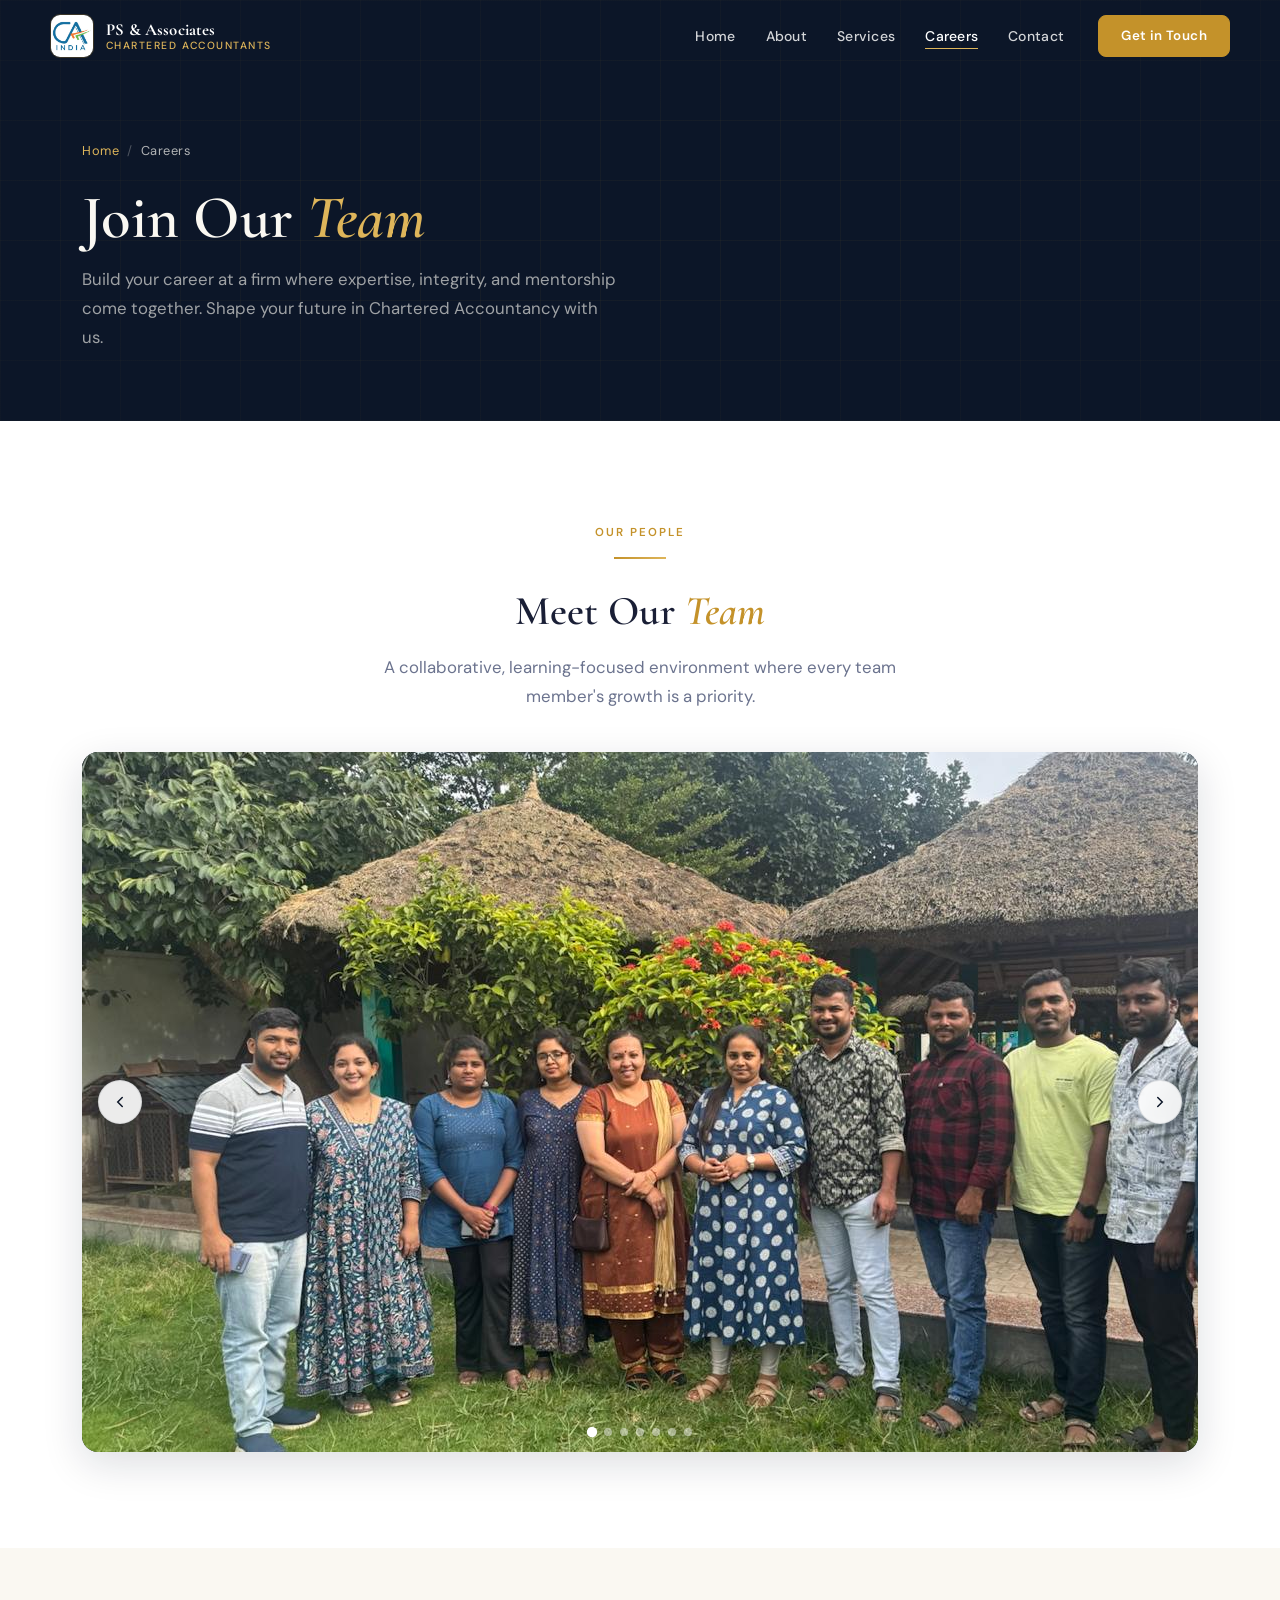
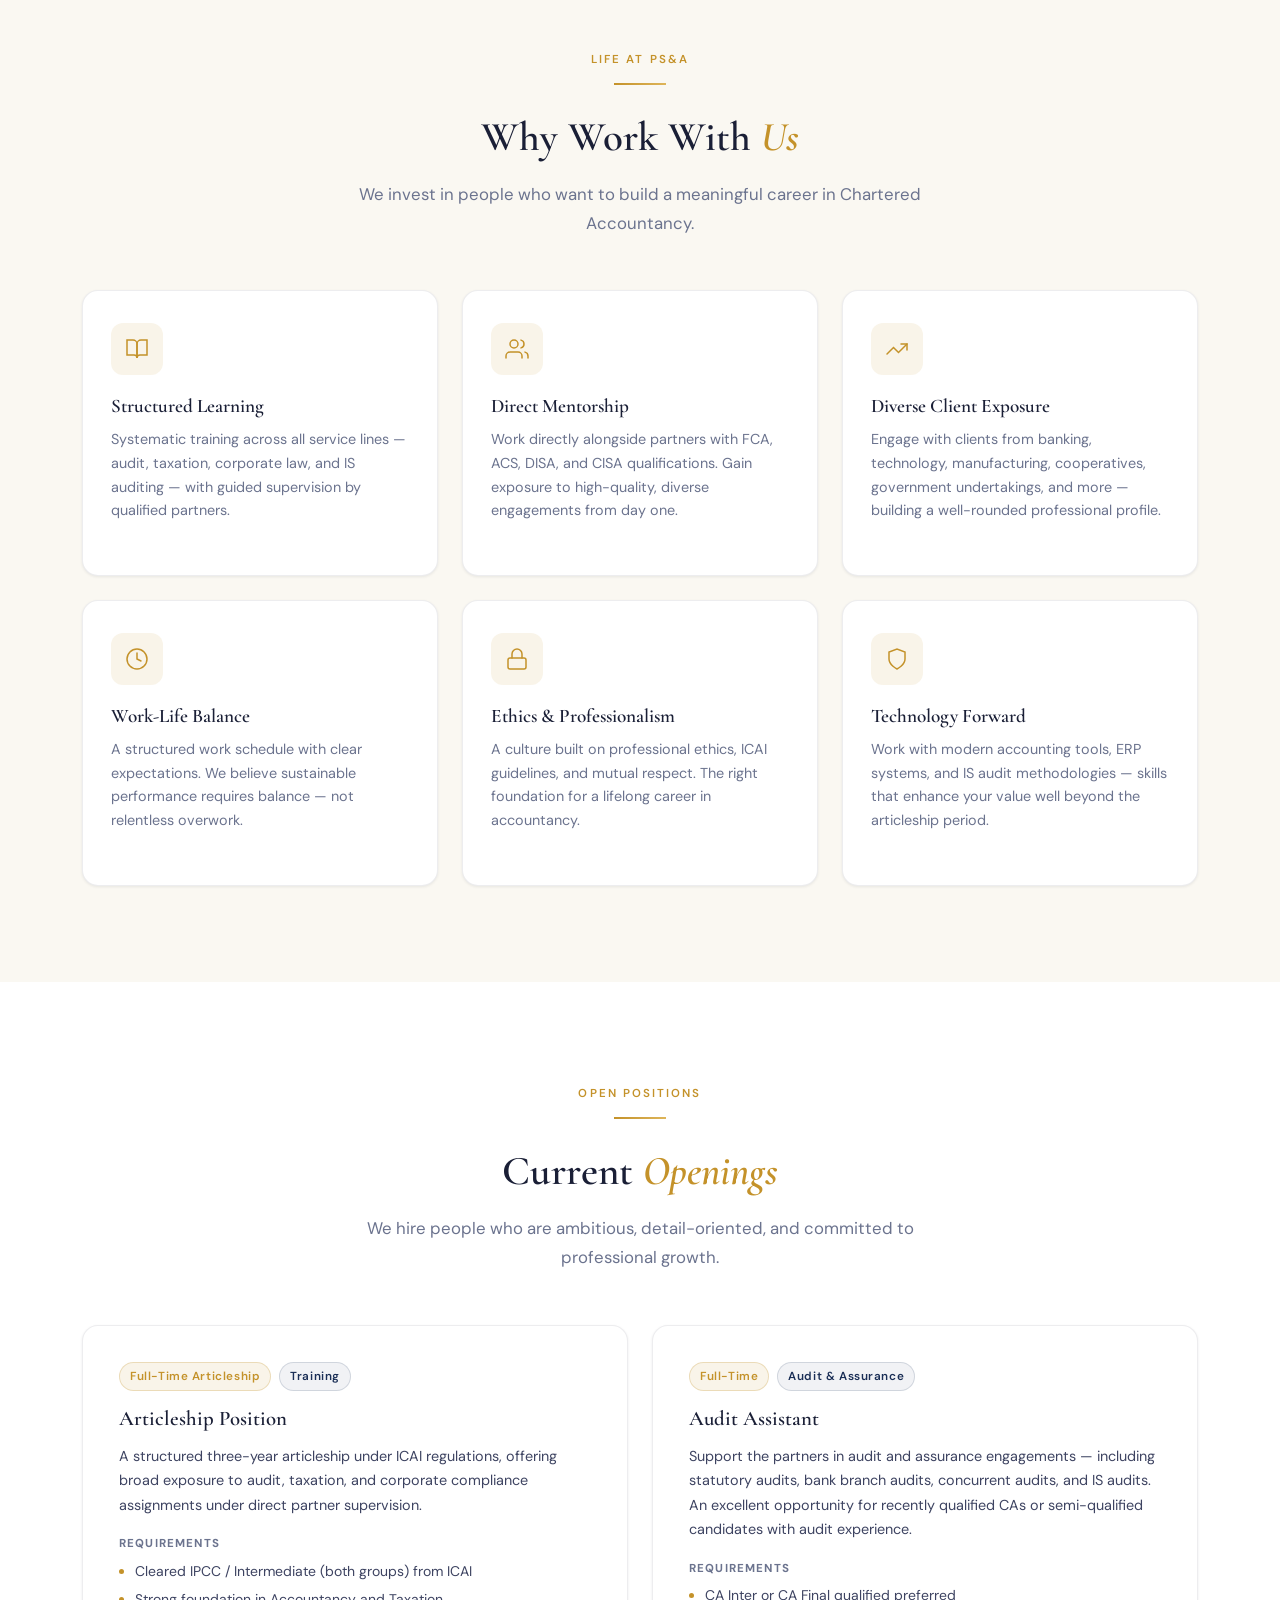
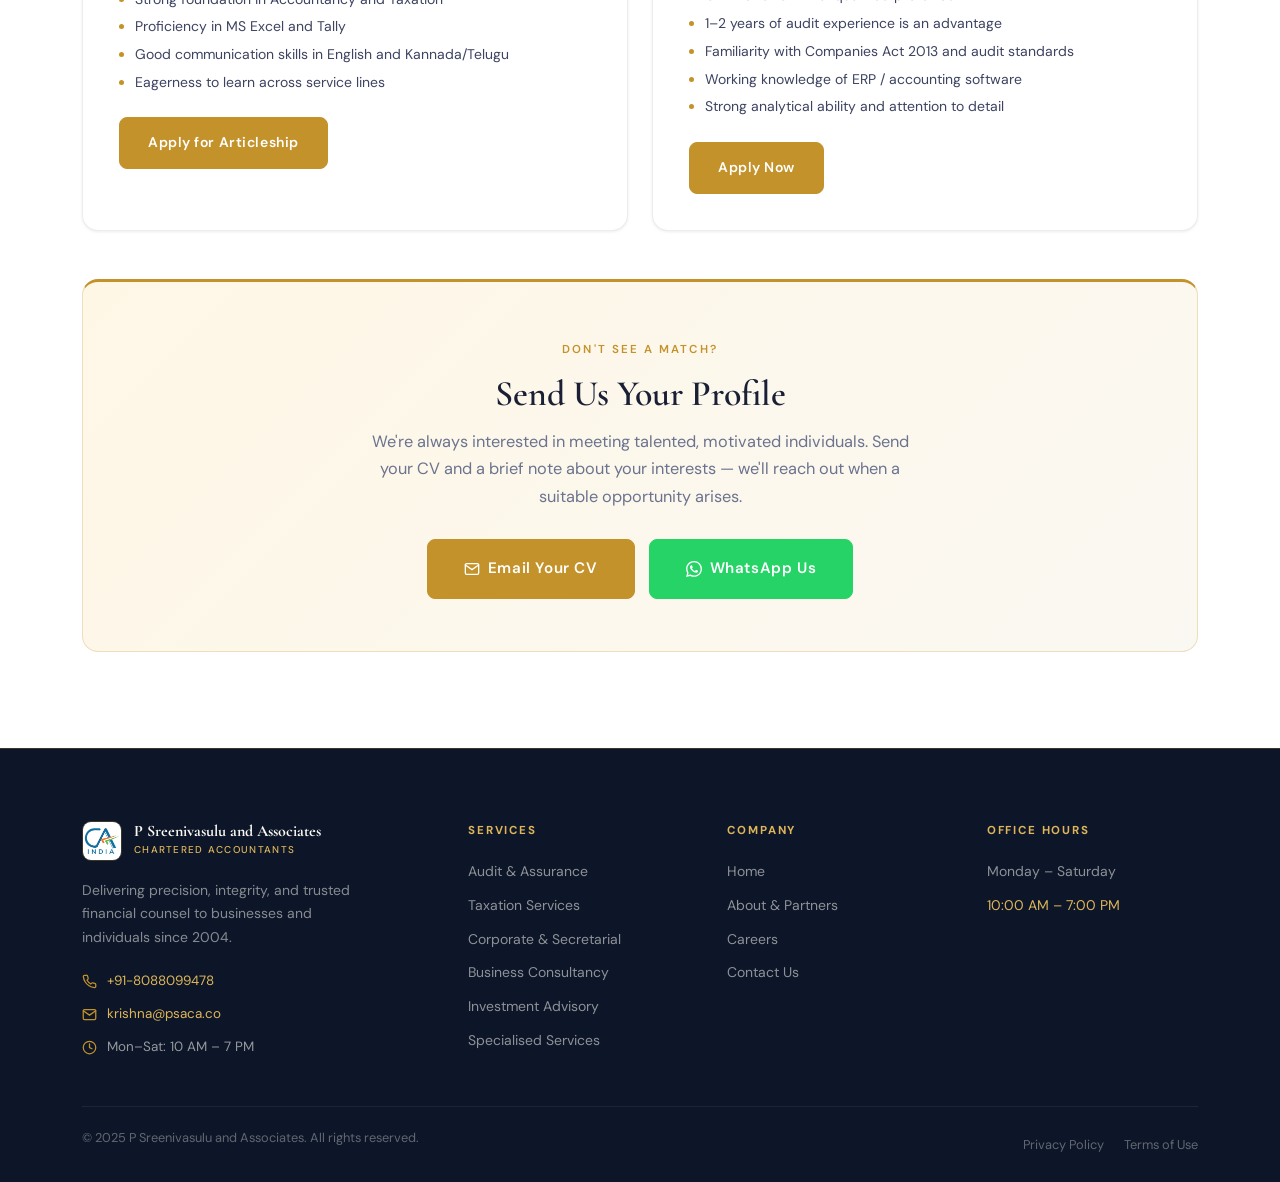
<file: careers.html>
<!DOCTYPE html>
<html lang="en">
<head>
  <meta charset="UTF-8">
  <meta name="viewport" content="width=device-width, initial-scale=1.0">
  <title>Careers — P Sreenivasulu and Associates, Chartered Accountants</title>
  <meta name="description" content="Join P Sreenivasulu and Associates. Opportunities for CA articleship and audit assistant positions in Bengaluru.">
  <link rel="icon" href="favicon.jpeg" type="image/jpeg">
  <link rel="apple-touch-icon" href="apple-touch-icon.png">
  <link rel="stylesheet" href="styles.css">
</head>
<body>

  <!-- ── HEADER ─────────────────────────────────────────── -->
  <header class="site-header" id="siteHeader">
    <div class="header-inner">
      <a href="index.html" class="site-logo">
        <div class="logo-badge"><img src="favicon.jpeg" alt="PS&A Logo"></div>
        <div class="logo-text">
          <span class="logo-name">PS &amp; Associates</span>
          <span class="logo-sub">Chartered Accountants</span>
        </div>
      </a>
      <nav class="site-nav" aria-label="Primary">
        <ul class="nav-links">
          <li><a href="index.html"    class="nav-link">Home</a></li>
          <li><a href="about.html"    class="nav-link">About</a></li>
          <li><a href="services.html" class="nav-link">Services</a></li>
          <li><a href="careers.html"  class="nav-link active">Careers</a></li>
          <li><a href="contact.html"  class="nav-link">Contact</a></li>
        </ul>
        <a href="contact.html" class="nav-cta">Get in Touch</a>
      </nav>
      <button class="hamburger" id="hamburger" aria-label="Open menu" aria-expanded="false">
        <span></span><span></span><span></span>
      </button>
    </div>
  </header>
  <div class="mobile-nav-overlay" id="navOverlay"></div>
  <nav class="mobile-nav" id="mobileNav" aria-label="Mobile">
    <a href="index.html"    class="mobile-nav-link">Home</a>
    <a href="about.html"    class="mobile-nav-link">About</a>
    <a href="services.html" class="mobile-nav-link">Services</a>
    <a href="careers.html"  class="mobile-nav-link active">Careers</a>
    <a href="contact.html"  class="mobile-nav-link">Contact</a>
    <a href="contact.html"  class="mobile-nav-cta">Get in Touch</a>
  </nav>

  <!-- ── PAGE BANNER ───────────────────────────────────── -->
  <section class="page-banner">
    <div class="container">
      <nav class="banner-breadcrumb" aria-label="Breadcrumb">
        <a href="index.html">Home</a>
        <span>/</span>
        <span style="color:rgba(250,248,242,0.7);">Careers</span>
      </nav>
      <h1>Join Our <em>Team</em></h1>
      <p class="banner-sub">Build your career at a firm where expertise, integrity, and mentorship come together. Shape your future in Chartered Accountancy with us.</p>
    </div>
  </section>

  <!-- ── MEET THE TEAM: CAROUSEL ────────────────────────── -->
  <section class="section" style="background: var(--cream-card);">
    <div class="container">
      <div class="text-center reveal" style="margin-bottom: 40px;">
        <span class="section-label">Our People</span>
        <hr class="gold-rule center">
        <h2 class="section-title">Meet Our <em>Team</em></h2>
        <p class="section-desc" style="margin:0 auto;">A collaborative, learning-focused environment where every team member's growth is a priority.</p>
      </div>
      <div class="team-carousel-wrap reveal" id="carouselWrap">
        <div class="carousel-container" id="carouselContainer">
          <div class="carousel-slide">
            <img src="team-photos/team-member-1.jpeg" alt="Team Member 1" loading="lazy">
          </div>
          <div class="carousel-slide">
            <img src="team-photos/team-member-2.jpeg" alt="Team Member 2" loading="lazy">
          </div>
          <div class="carousel-slide">
            <img src="team-photos/team-member-3.jpeg" alt="Team Member 3" loading="lazy">
          </div>
          <div class="carousel-slide">
            <img src="team-photos/team-outing-1.jpeg" alt="Team Outing 1" loading="lazy">
          </div>
          <div class="carousel-slide">
            <img src="team-photos/team-outing-2.jpeg" alt="Team Outing 2" loading="lazy">
          </div>
          <div class="carousel-slide">
            <img src="team-photos/team-outing-3.jpeg" alt="Team Outing 3" loading="lazy">
          </div>
          <div class="carousel-slide">
            <img src="team-photos/team-outing-4.jpeg" alt="Team Outing 4" loading="lazy">
          </div>
        </div>
        <button class="carousel-nav-btn carousel-prev" id="carouselPrev" aria-label="Previous slide">
          <svg width="18" height="18" viewBox="0 0 24 24" fill="none" stroke="currentColor" stroke-width="2" stroke-linecap="round"><polyline points="15 18 9 12 15 6"/></svg>
        </button>
        <button class="carousel-nav-btn carousel-next" id="carouselNext" aria-label="Next slide">
          <svg width="18" height="18" viewBox="0 0 24 24" fill="none" stroke="currentColor" stroke-width="2" stroke-linecap="round"><polyline points="9 18 15 12 9 6"/></svg>
        </button>
        <div class="carousel-dots" id="carouselDots"></div>
      </div>
    </div>
  </section>

  <!-- ── WHY WORK WITH US ───────────────────────────────── -->
  <section class="section" style="background: var(--cream);">
    <div class="container">
      <div class="text-center reveal" style="margin-bottom: 52px;">
        <span class="section-label">Life at PS&amp;A</span>
        <hr class="gold-rule center">
        <h2 class="section-title">Why Work With <em>Us</em></h2>
        <p class="section-desc">We invest in people who want to build a meaningful career in Chartered Accountancy.</p>
      </div>
      <div class="services-grid reveal-stagger">

        <div class="service-card">
          <div class="service-icon">
            <svg width="24" height="24" viewBox="0 0 24 24" fill="none" stroke="currentColor" stroke-width="1.5" stroke-linecap="round"><path d="M2 3h6a4 4 0 014 4v14a3 3 0 00-3-3H2z"/><path d="M22 3h-6a4 4 0 00-4 4v14a3 3 0 013-3h7z"/></svg>
          </div>
          <h3>Structured Learning</h3>
          <p>Systematic training across all service lines — audit, taxation, corporate law, and IS auditing — with guided supervision by qualified partners.</p>
        </div>

        <div class="service-card">
          <div class="service-icon">
            <svg width="24" height="24" viewBox="0 0 24 24" fill="none" stroke="currentColor" stroke-width="1.5" stroke-linecap="round"><path d="M17 21v-2a4 4 0 00-4-4H5a4 4 0 00-4 4v2"/><circle cx="9" cy="7" r="4"/><path d="M23 21v-2a4 4 0 00-3-3.87M16 3.13a4 4 0 010 7.75"/></svg>
          </div>
          <h3>Direct Mentorship</h3>
          <p>Work directly alongside partners with FCA, ACS, DISA, and CISA qualifications. Gain exposure to high-quality, diverse engagements from day one.</p>
        </div>

        <div class="service-card">
          <div class="service-icon">
            <svg width="24" height="24" viewBox="0 0 24 24" fill="none" stroke="currentColor" stroke-width="1.5" stroke-linecap="round"><polyline points="22 7 13.5 15.5 8.5 10.5 2 17"/><polyline points="16 7 22 7 22 13"/></svg>
          </div>
          <h3>Diverse Client Exposure</h3>
          <p>Engage with clients from banking, technology, manufacturing, cooperatives, government undertakings, and more — building a well-rounded professional profile.</p>
        </div>

        <div class="service-card">
          <div class="service-icon">
            <svg width="24" height="24" viewBox="0 0 24 24" fill="none" stroke="currentColor" stroke-width="1.5" stroke-linecap="round"><circle cx="12" cy="12" r="10"/><polyline points="12 6 12 12 16 14"/></svg>
          </div>
          <h3>Work-Life Balance</h3>
          <p>A structured work schedule with clear expectations. We believe sustainable performance requires balance — not relentless overwork.</p>
        </div>

        <div class="service-card">
          <div class="service-icon">
            <svg width="24" height="24" viewBox="0 0 24 24" fill="none" stroke="currentColor" stroke-width="1.5" stroke-linecap="round"><rect x="3" y="11" width="18" height="11" rx="2" ry="2"/><path d="M7 11V7a5 5 0 0110 0v4"/></svg>
          </div>
          <h3>Ethics &amp; Professionalism</h3>
          <p>A culture built on professional ethics, ICAI guidelines, and mutual respect. The right foundation for a lifelong career in accountancy.</p>
        </div>

        <div class="service-card">
          <div class="service-icon">
            <svg width="24" height="24" viewBox="0 0 24 24" fill="none" stroke="currentColor" stroke-width="1.5" stroke-linecap="round"><path d="M12 22s8-4 8-10V5l-8-3-8 3v7c0 6 8 10 8 10z"/></svg>
          </div>
          <h3>Technology Forward</h3>
          <p>Work with modern accounting tools, ERP systems, and IS audit methodologies — skills that enhance your value well beyond the articleship period.</p>
        </div>

      </div>
    </div>
  </section>

  <!-- ── CURRENT OPENINGS ───────────────────────────────── -->
  <section class="section" style="background: var(--cream-card);">
    <div class="container">
      <div class="text-center reveal" style="margin-bottom: 52px;">
        <span class="section-label">Open Positions</span>
        <hr class="gold-rule center">
        <h2 class="section-title">Current <em>Openings</em></h2>
        <p class="section-desc">We hire people who are ambitious, detail-oriented, and committed to professional growth.</p>
      </div>
      <div class="jobs-grid reveal-stagger">

        <div class="job-card">
          <div class="job-tags">
            <span class="job-tag type">Full-Time Articleship</span>
            <span class="job-tag dept">Training</span>
          </div>
          <h3>Articleship Position</h3>
          <p>A structured three-year articleship under ICAI regulations, offering broad exposure to audit, taxation, and corporate compliance assignments under direct partner supervision.</p>
          <div class="job-requirements">
            <h4>Requirements</h4>
            <ul>
              <li>Cleared IPCC / Intermediate (both groups) from ICAI</li>
              <li>Strong foundation in Accountancy and Taxation</li>
              <li>Proficiency in MS Excel and Tally</li>
              <li>Good communication skills in English and Kannada/Telugu</li>
              <li>Eagerness to learn across service lines</li>
            </ul>
          </div>
          <a href="mailto:krishna@psaca.co?subject=Articleship Application" class="btn btn-primary">Apply for Articleship</a>
        </div>

        <div class="job-card">
          <div class="job-tags">
            <span class="job-tag type">Full-Time</span>
            <span class="job-tag dept">Audit &amp; Assurance</span>
          </div>
          <h3>Audit Assistant</h3>
          <p>Support the partners in audit and assurance engagements — including statutory audits, bank branch audits, concurrent audits, and IS audits. An excellent opportunity for recently qualified CAs or semi-qualified candidates with audit experience.</p>
          <div class="job-requirements">
            <h4>Requirements</h4>
            <ul>
              <li>CA Inter or CA Final qualified preferred</li>
              <li>1–2 years of audit experience is an advantage</li>
              <li>Familiarity with Companies Act 2013 and audit standards</li>
              <li>Working knowledge of ERP / accounting software</li>
              <li>Strong analytical ability and attention to detail</li>
            </ul>
          </div>
          <a href="mailto:krishna@psaca.co?subject=Audit Assistant Application" class="btn btn-primary">Apply Now</a>
        </div>

      </div>

      <div class="highlight-box reveal">
        <span class="section-label">Don't See a Match?</span>
        <h2>Send Us Your Profile</h2>
        <p>We're always interested in meeting talented, motivated individuals. Send your CV and a brief note about your interests — we'll reach out when a suitable opportunity arises.</p>
        <div class="highlight-box-actions">
          <a href="mailto:krishna@psaca.co?subject=Career Enquiry" class="btn btn-primary btn-lg">
            <svg width="16" height="16" viewBox="0 0 24 24" fill="none" stroke="currentColor" stroke-width="2" stroke-linecap="round"><path d="M4 4h16c1.1 0 2 .9 2 2v12c0 1.1-.9 2-2 2H4c-1.1 0-2-.9-2-2V6c0-1.1.9-2 2-2z"/><polyline points="22,6 12,13 2,6"/></svg>
            Email Your CV
          </a>
          <a href="https://wa.me/918088099478?text=Hello%2C%20I%20am%20interested%20in%20career%20opportunities%20at%20PS%26A." class="btn btn-whatsapp btn-lg" target="_blank" rel="noopener">
            <svg width="16" height="16" viewBox="0 0 24 24" fill="currentColor"><path d="M17.472 14.382c-.297-.149-1.758-.867-2.03-.967-.273-.099-.471-.148-.67.15-.197.297-.767.966-.94 1.164-.173.199-.347.223-.644.075-.297-.15-1.255-.463-2.39-1.475-.883-.788-1.48-1.761-1.653-2.059-.173-.297-.018-.458.13-.606.134-.133.298-.347.446-.52.149-.174.198-.298.298-.497.099-.198.05-.371-.025-.52-.075-.149-.669-1.612-.916-2.207-.242-.579-.487-.5-.669-.51-.173-.008-.371-.01-.57-.01-.198 0-.52.074-.792.372-.272.297-1.04 1.016-1.04 2.479 0 1.462 1.065 2.875 1.213 3.074.149.198 2.096 3.2 5.077 4.487.709.306 1.262.489 1.694.625.712.227 1.36.195 1.871.118.571-.085 1.758-.719 2.006-1.413.248-.694.248-1.289.173-1.413-.074-.124-.272-.198-.57-.347m-5.421 7.403h-.004a9.87 9.87 0 01-5.031-1.378l-.361-.214-3.741.982.998-3.648-.235-.374a9.86 9.86 0 01-1.51-5.26c.001-5.45 4.436-9.884 9.888-9.884 2.64 0 5.122 1.03 6.988 2.898a9.825 9.825 0 012.893 6.994c-.003 5.45-4.437 9.884-9.885 9.884m8.413-18.297A11.815 11.815 0 0012.05 0C5.495 0 .16 5.335.157 11.892c0 2.096.547 4.142 1.588 5.945L.057 24l6.305-1.654a11.882 11.882 0 005.683 1.448h.005c6.554 0 11.89-5.335 11.893-11.893a11.821 11.821 0 00-3.48-8.413z"/></svg>
            WhatsApp Us
          </a>
        </div>
      </div>

    </div>
  </section>

  <!-- ── FOOTER ─────────────────────────────────────────── -->
  <footer class="site-footer">
    <div class="container">
      <div class="footer-grid">
        <div class="footer-brand">
          <div class="footer-logo">
            <div class="footer-logo-badge"><img src="favicon.jpeg" alt="PS&A"></div>
            <div>
              <span class="footer-logo-name">P Sreenivasulu and Associates</span>
              <span class="footer-logo-sub">Chartered Accountants</span>
            </div>
          </div>
          <p class="footer-tagline">Delivering precision, integrity, and trusted financial counsel to businesses and individuals since 2004.</p>
          <ul class="footer-contact-list">
            <li class="footer-contact-item">
              <svg width="15" height="15" viewBox="0 0 24 24" fill="none" stroke="currentColor" stroke-width="2" stroke-linecap="round"><path d="M22 16.92v3a2 2 0 01-2.18 2 19.79 19.79 0 01-8.63-3.07 19.5 19.5 0 01-6-6 19.79 19.79 0 01-3.07-8.67A2 2 0 014.11 2h3a2 2 0 012 1.72c.127.96.361 1.903.7 2.81a2 2 0 01-.45 2.11L8.09 9.91a16 16 0 006 6l1.27-1.27a2 2 0 012.11-.45c.907.339 1.85.573 2.81.7A2 2 0 0122 16.92z"/></svg>
              <a href="tel:+918088099478">+91-8088099478</a>
            </li>
            <li class="footer-contact-item">
              <svg width="15" height="15" viewBox="0 0 24 24" fill="none" stroke="currentColor" stroke-width="2" stroke-linecap="round"><path d="M4 4h16c1.1 0 2 .9 2 2v12c0 1.1-.9 2-2 2H4c-1.1 0-2-.9-2-2V6c0-1.1.9-2 2-2z"/><polyline points="22,6 12,13 2,6"/></svg>
              <a href="mailto:krishna@psaca.co">krishna@psaca.co</a>
            </li>
            <li class="footer-contact-item">
              <svg width="15" height="15" viewBox="0 0 24 24" fill="none" stroke="currentColor" stroke-width="2" stroke-linecap="round"><circle cx="12" cy="12" r="10"/><polyline points="12 6 12 12 16 14"/></svg>
              Mon–Sat: 10 AM – 7 PM
            </li>
          </ul>
        </div>
        <div class="footer-col">
          <h5>Services</h5>
          <ul class="footer-links">
            <li><a href="services.html#audit-assurance"      class="footer-link">Audit &amp; Assurance</a></li>
            <li><a href="services.html#taxation-services"     class="footer-link">Taxation Services</a></li>
            <li><a href="services.html#corporate-secretarial" class="footer-link">Corporate &amp; Secretarial</a></li>
            <li><a href="services.html#business-consultancy"  class="footer-link">Business Consultancy</a></li>
            <li><a href="services.html#investment-advisory"   class="footer-link">Investment Advisory</a></li>
            <li><a href="services.html#specialized-services"  class="footer-link">Specialised Services</a></li>
          </ul>
        </div>
        <div class="footer-col">
          <h5>Company</h5>
          <ul class="footer-links">
            <li><a href="index.html"   class="footer-link">Home</a></li>
            <li><a href="about.html"   class="footer-link">About &amp; Partners</a></li>
            <li><a href="careers.html" class="footer-link">Careers</a></li>
            <li><a href="contact.html" class="footer-link">Contact Us</a></li>
          </ul>
        </div>
        <div class="footer-col">
          <h5>Office Hours</h5>
          <ul class="footer-links">
            <li><span class="footer-link" style="cursor:default;">Monday – Saturday</span></li>
            <li><span class="footer-link" style="cursor:default;color:var(--gold-light);">10:00 AM – 7:00 PM</span></li>
          </ul>
        </div>
      </div>
      <div class="footer-bottom">
        <p class="footer-copy">&copy; 2025 P Sreenivasulu and Associates. All rights reserved.</p>
        <div class="footer-legal"><a href="#">Privacy Policy</a><a href="#">Terms of Use</a></div>
      </div>
    </div>
  </footer>

  <script>
    // Header scroll
    const header = document.getElementById('siteHeader');
    window.addEventListener('scroll', () => header.classList.toggle('scrolled', window.scrollY > 20));

    // Mobile nav
    const hamburger = document.getElementById('hamburger');
    const mobileNav = document.getElementById('mobileNav');
    const navOverlay = document.getElementById('navOverlay');
    function toggleNav(open) {
      hamburger.classList.toggle('open', open);
      mobileNav.classList.toggle('open', open);
      navOverlay.classList.toggle('open', open);
      hamburger.setAttribute('aria-expanded', open);
      document.body.style.overflow = open ? 'hidden' : '';
    }
    hamburger.addEventListener('click', () => toggleNav(!mobileNav.classList.contains('open')));
    navOverlay.addEventListener('click', () => toggleNav(false));
    mobileNav.querySelectorAll('a').forEach(a => a.addEventListener('click', () => toggleNav(false)));

    // Scroll reveal
    const revealObserver = new IntersectionObserver((entries) => {
      entries.forEach(entry => { if (entry.isIntersecting) { entry.target.classList.add('visible'); revealObserver.unobserve(entry.target); } });
    }, { threshold: 0.1, rootMargin: '0px 0px -40px 0px' });
    document.querySelectorAll('.reveal, .reveal-stagger').forEach(el => revealObserver.observe(el));

    // Carousel
    (function() {
      const container  = document.getElementById('carouselContainer');
      const dotsWrap   = document.getElementById('carouselDots');
      const prevBtn    = document.getElementById('carouselPrev');
      const nextBtn    = document.getElementById('carouselNext');
      const slides     = container.querySelectorAll('.carousel-slide');
      const total      = slides.length;
      let current      = 0;
      let autoInterval = null;
      let touchStartX  = 0;
      let touchEndX    = 0;

      // Build dots
      slides.forEach((_, i) => {
        const dot = document.createElement('button');
        dot.className = 'carousel-dot' + (i === 0 ? ' active' : '');
        dot.setAttribute('aria-label', 'Go to slide ' + (i + 1));
        dot.addEventListener('click', () => goTo(i));
        dotsWrap.appendChild(dot);
      });

      function updateDots() {
        dotsWrap.querySelectorAll('.carousel-dot').forEach((d, i) => d.classList.toggle('active', i === current));
      }

      function goTo(index) {
        current = (index + total) % total;
        container.style.transform = 'translateX(-' + (current * 100) + '%)';
        updateDots();
      }

      prevBtn.addEventListener('click', () => { goTo(current - 1); resetAuto(); });
      nextBtn.addEventListener('click', () => { goTo(current + 1); resetAuto(); });

      function startAuto() {
        autoInterval = setInterval(() => goTo(current + 1), 4500);
      }
      function resetAuto() {
        clearInterval(autoInterval);
        startAuto();
      }
      startAuto();

      // Touch support
      const wrap = document.getElementById('carouselWrap');
      wrap.addEventListener('touchstart', e => { touchStartX = e.changedTouches[0].clientX; }, { passive: true });
      wrap.addEventListener('touchend', e => {
        touchEndX = e.changedTouches[0].clientX;
        const diff = touchStartX - touchEndX;
        if (Math.abs(diff) > 40) { diff > 0 ? goTo(current + 1) : goTo(current - 1); resetAuto(); }
      }, { passive: true });

      // Keyboard support
      wrap.setAttribute('tabindex', '0');
      wrap.addEventListener('keydown', e => {
        if (e.key === 'ArrowLeft')  { goTo(current - 1); resetAuto(); }
        if (e.key === 'ArrowRight') { goTo(current + 1); resetAuto(); }
      });
    })();
  </script>
</body>
</html>
</file>
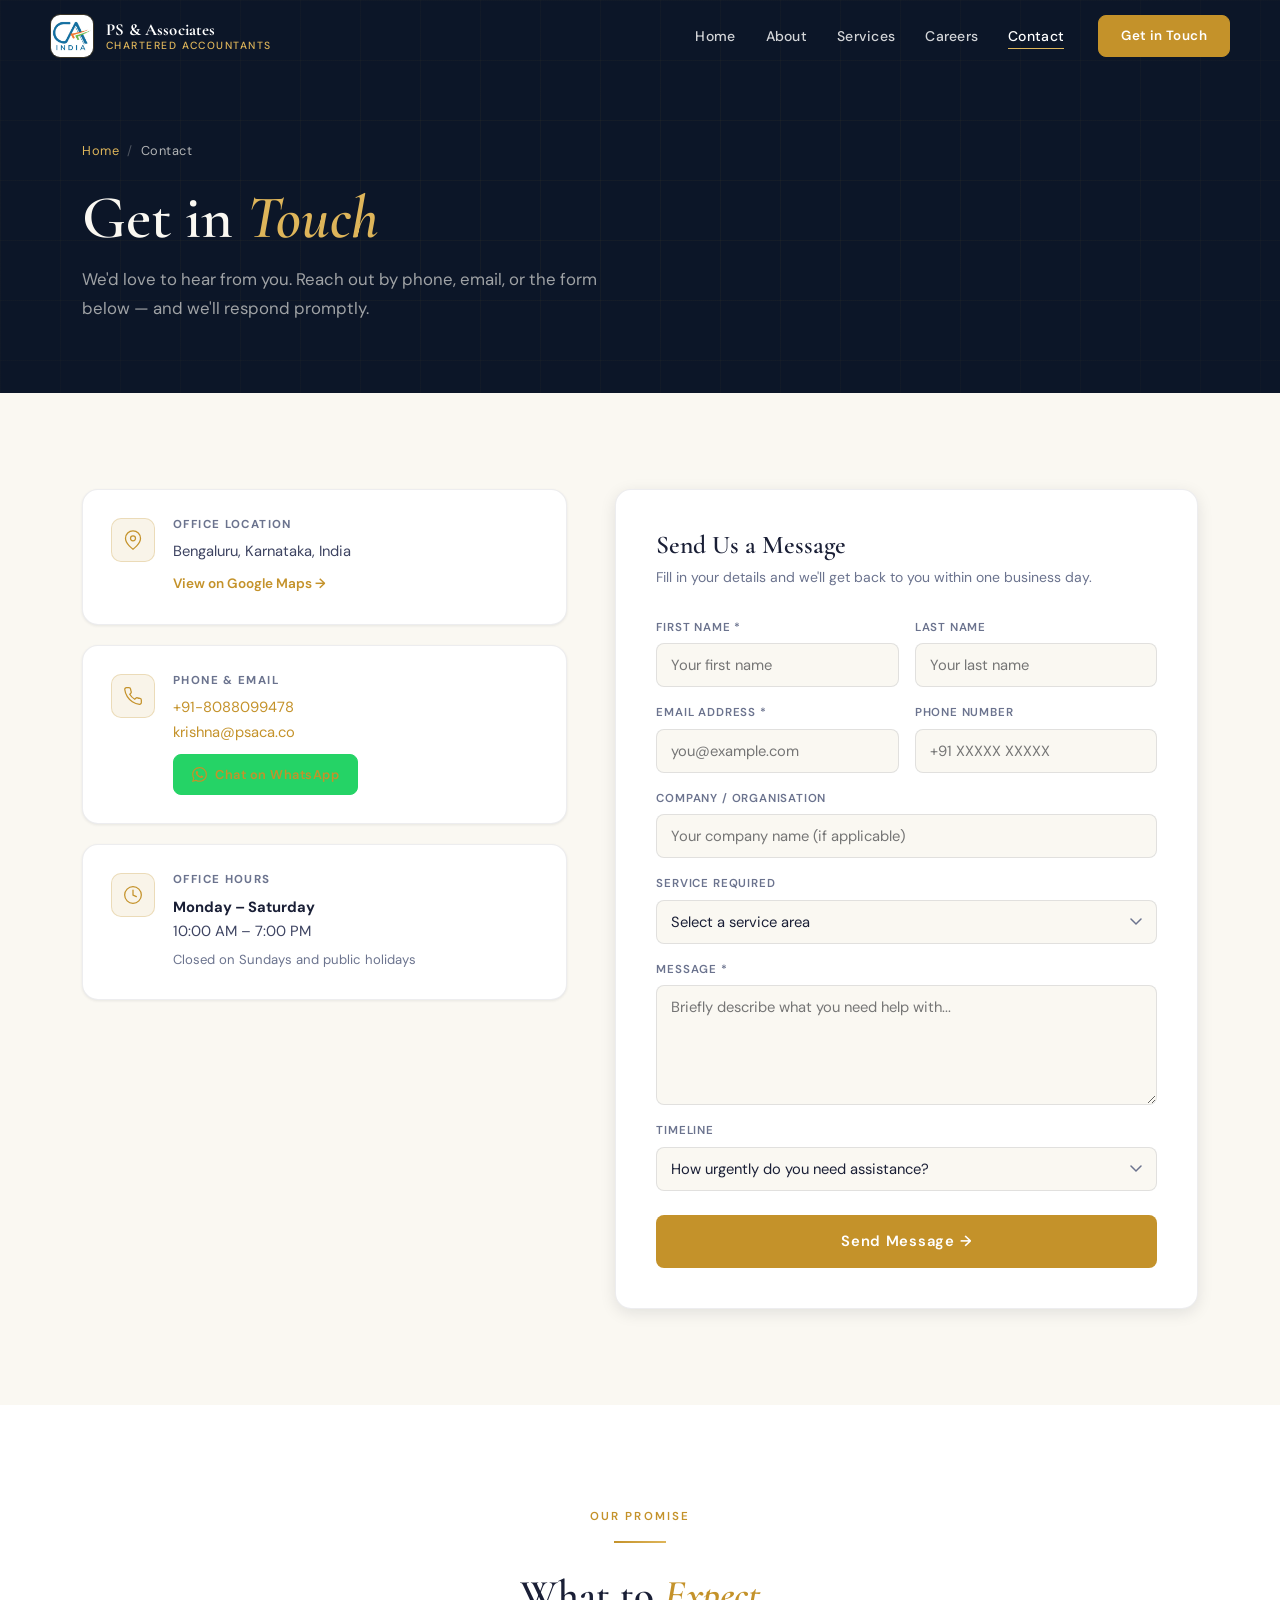
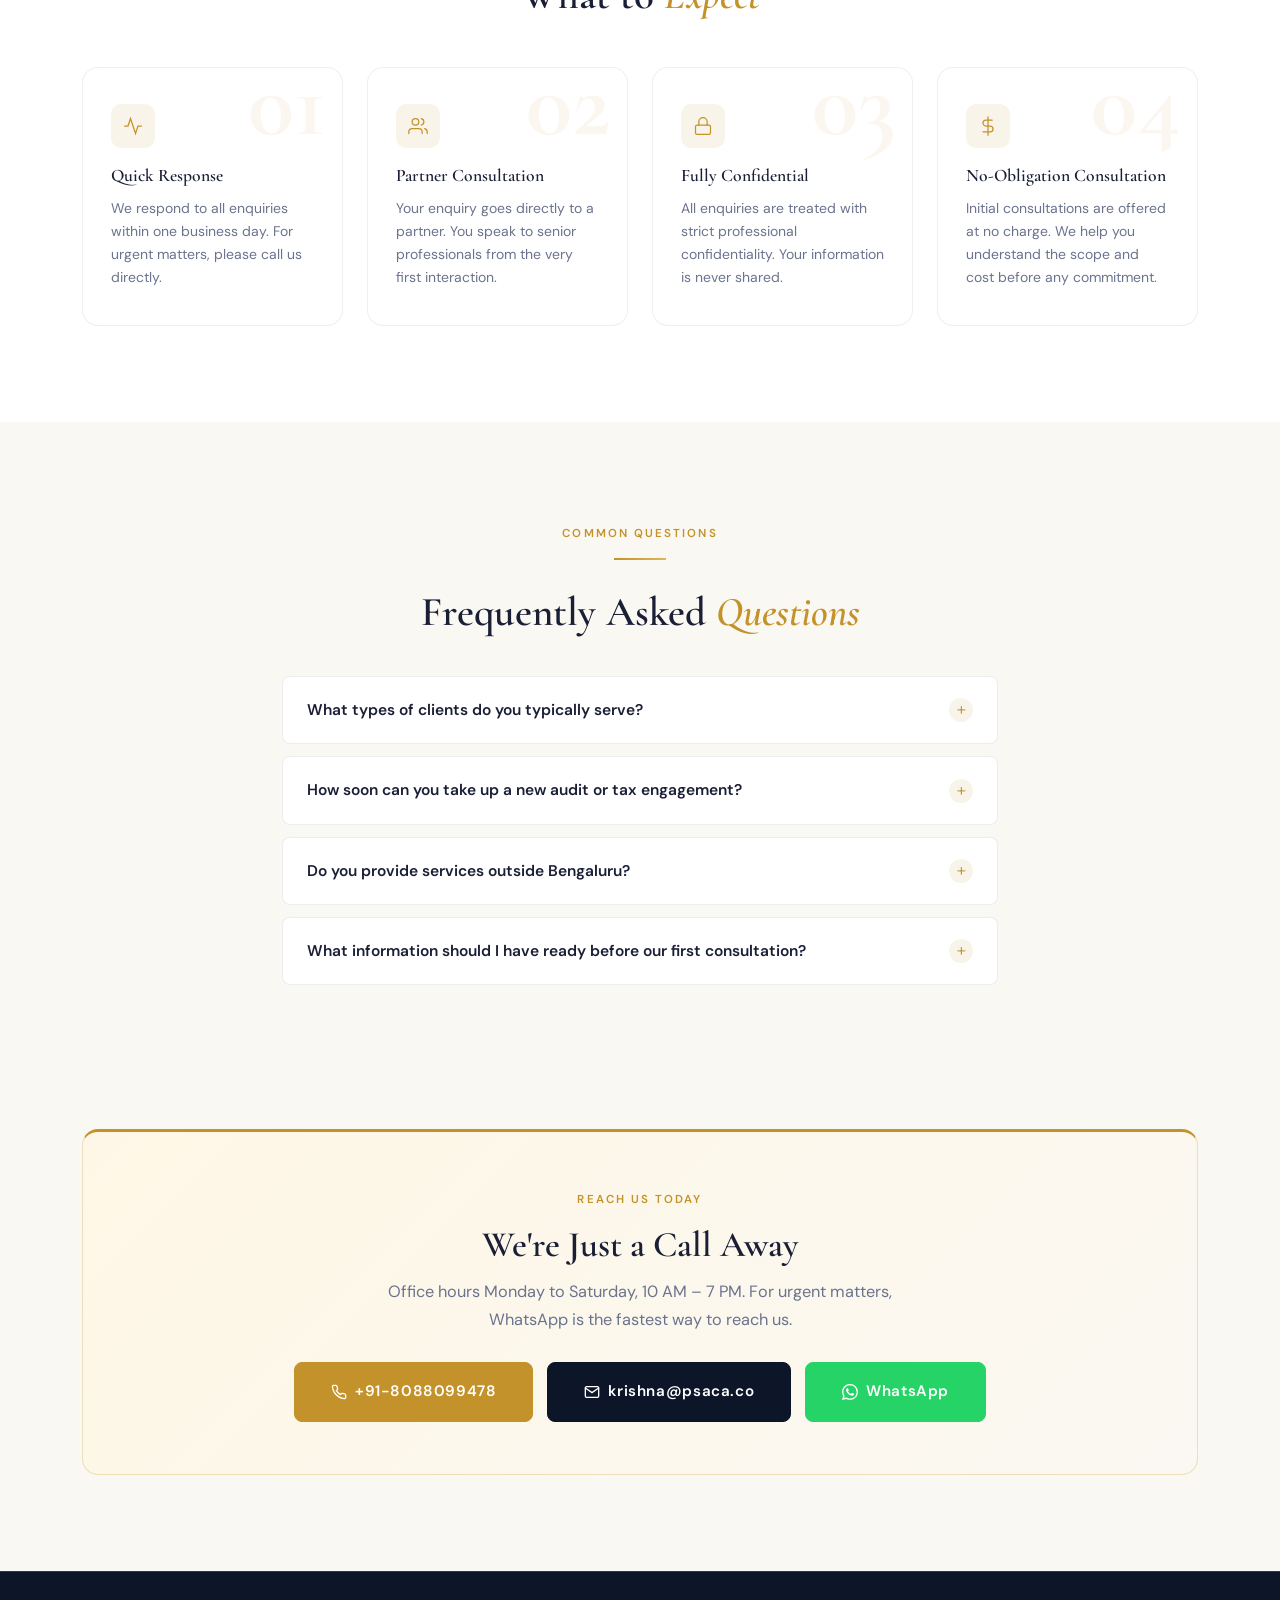
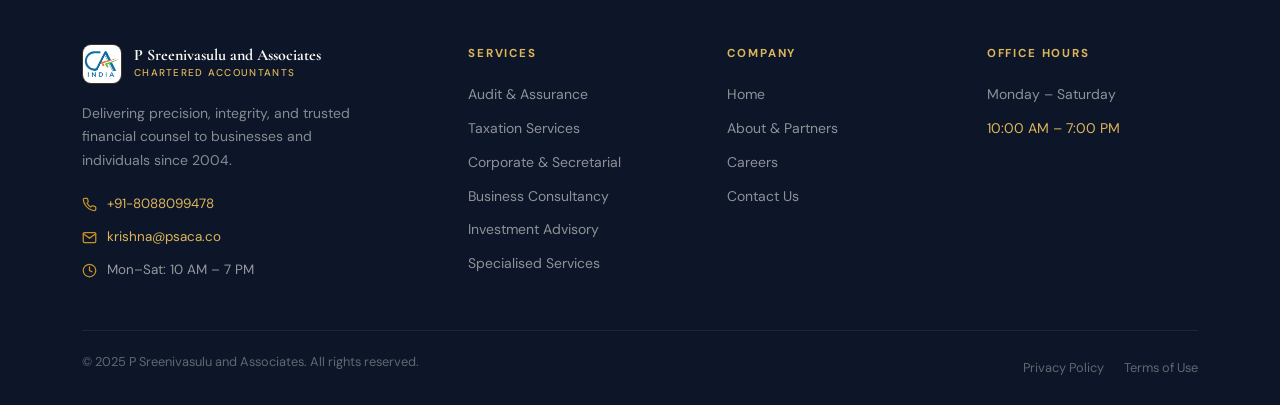
<file: contact.html>
<!DOCTYPE html>
<html lang="en">
<head>
  <meta charset="UTF-8">
  <meta name="viewport" content="width=device-width, initial-scale=1.0">
  <title>Contact Us — P Sreenivasulu and Associates, Chartered Accountants</title>
  <meta name="description" content="Contact P Sreenivasulu and Associates. Call +91-8088099478 or email krishna@psaca.co. Office hours Mon-Sat 10AM-7PM, Bengaluru.">
  <link rel="icon" href="favicon.jpeg" type="image/jpeg">
  <link rel="apple-touch-icon" href="apple-touch-icon.png">
  <link rel="stylesheet" href="styles.css">
</head>
<body>

  <!-- ── HEADER ─────────────────────────────────────────── -->
  <header class="site-header" id="siteHeader">
    <div class="header-inner">
      <a href="index.html" class="site-logo">
        <div class="logo-badge"><img src="favicon.jpeg" alt="PS&A Logo"></div>
        <div class="logo-text">
          <span class="logo-name">PS &amp; Associates</span>
          <span class="logo-sub">Chartered Accountants</span>
        </div>
      </a>
      <nav class="site-nav" aria-label="Primary">
        <ul class="nav-links">
          <li><a href="index.html"    class="nav-link">Home</a></li>
          <li><a href="about.html"    class="nav-link">About</a></li>
          <li><a href="services.html" class="nav-link">Services</a></li>
          <li><a href="careers.html"  class="nav-link">Careers</a></li>
          <li><a href="contact.html"  class="nav-link active">Contact</a></li>
        </ul>
        <a href="contact.html" class="nav-cta">Get in Touch</a>
      </nav>
      <button class="hamburger" id="hamburger" aria-label="Open menu" aria-expanded="false">
        <span></span><span></span><span></span>
      </button>
    </div>
  </header>
  <div class="mobile-nav-overlay" id="navOverlay"></div>
  <nav class="mobile-nav" id="mobileNav" aria-label="Mobile">
    <a href="index.html"    class="mobile-nav-link">Home</a>
    <a href="about.html"    class="mobile-nav-link">About</a>
    <a href="services.html" class="mobile-nav-link">Services</a>
    <a href="careers.html"  class="mobile-nav-link">Careers</a>
    <a href="contact.html"  class="mobile-nav-link active">Contact</a>
    <a href="contact.html"  class="mobile-nav-cta">Get in Touch</a>
  </nav>

  <!-- ── PAGE BANNER ───────────────────────────────────── -->
  <section class="page-banner">
    <div class="container">
      <nav class="banner-breadcrumb" aria-label="Breadcrumb">
        <a href="index.html">Home</a>
        <span>/</span>
        <span style="color:rgba(250,248,242,0.7);">Contact</span>
      </nav>
      <h1>Get in <em>Touch</em></h1>
      <p class="banner-sub">We'd love to hear from you. Reach out by phone, email, or the form below — and we'll respond promptly.</p>
    </div>
  </section>

  <!-- ── CONTACT GRID ───────────────────────────────────── -->
  <section class="section" style="background: var(--cream);">
    <div class="container">
      <div class="contact-grid">

        <!-- Info Column -->
        <div class="contact-info-stack reveal">

          <div class="contact-info-card">
            <div class="contact-icon">
              <svg width="20" height="20" viewBox="0 0 24 24" fill="none" stroke="currentColor" stroke-width="1.5" stroke-linecap="round"><path d="M21 10c0 7-9 13-9 13s-9-6-9-13a9 9 0 0118 0z"/><circle cx="12" cy="10" r="3"/></svg>
            </div>
            <div>
              <h4>Office Location</h4>
              <p>Bengaluru, Karnataka, India</p>
              <p style="margin-top:8px;">
                <a href="https://maps.google.com/?q=Bengaluru+Karnataka" target="_blank" rel="noopener" style="font-size:0.85rem; font-weight:600;">
                  View on Google Maps &rarr;
                </a>
              </p>
            </div>
          </div>

          <div class="contact-info-card">
            <div class="contact-icon">
              <svg width="20" height="20" viewBox="0 0 24 24" fill="none" stroke="currentColor" stroke-width="1.5" stroke-linecap="round"><path d="M22 16.92v3a2 2 0 01-2.18 2 19.79 19.79 0 01-8.63-3.07 19.5 19.5 0 01-6-6 19.79 19.79 0 01-3.07-8.67A2 2 0 014.11 2h3a2 2 0 012 1.72c.127.96.361 1.903.7 2.81a2 2 0 01-.45 2.11L8.09 9.91a16 16 0 006 6l1.27-1.27a2 2 0 012.11-.45c.907.339 1.85.573 2.81.7A2 2 0 0122 16.92z"/></svg>
            </div>
            <div>
              <h4>Phone &amp; Email</h4>
              <p><a href="tel:+918088099478">+91-8088099478</a></p>
              <p><a href="mailto:krishna@psaca.co">krishna@psaca.co</a></p>
              <p style="margin-top:10px;">
                <a href="https://wa.me/918088099478" target="_blank" rel="noopener" class="btn btn-whatsapp btn-sm" style="display:inline-flex;">
                  <svg width="15" height="15" viewBox="0 0 24 24" fill="currentColor"><path d="M17.472 14.382c-.297-.149-1.758-.867-2.03-.967-.273-.099-.471-.148-.67.15-.197.297-.767.966-.94 1.164-.173.199-.347.223-.644.075-.297-.15-1.255-.463-2.39-1.475-.883-.788-1.48-1.761-1.653-2.059-.173-.297-.018-.458.13-.606.134-.133.298-.347.446-.52.149-.174.198-.298.298-.497.099-.198.05-.371-.025-.52-.075-.149-.669-1.612-.916-2.207-.242-.579-.487-.5-.669-.51-.173-.008-.371-.01-.57-.01-.198 0-.52.074-.792.372-.272.297-1.04 1.016-1.04 2.479 0 1.462 1.065 2.875 1.213 3.074.149.198 2.096 3.2 5.077 4.487.709.306 1.262.489 1.694.625.712.227 1.36.195 1.871.118.571-.085 1.758-.719 2.006-1.413.248-.694.248-1.289.173-1.413-.074-.124-.272-.198-.57-.347m-5.421 7.403h-.004a9.87 9.87 0 01-5.031-1.378l-.361-.214-3.741.982.998-3.648-.235-.374a9.86 9.86 0 01-1.51-5.26c.001-5.45 4.436-9.884 9.888-9.884 2.64 0 5.122 1.03 6.988 2.898a9.825 9.825 0 012.893 6.994c-.003 5.45-4.437 9.884-9.885 9.884m8.413-18.297A11.815 11.815 0 0012.05 0C5.495 0 .16 5.335.157 11.892c0 2.096.547 4.142 1.588 5.945L.057 24l6.305-1.654a11.882 11.882 0 005.683 1.448h.005c6.554 0 11.89-5.335 11.893-11.893a11.821 11.821 0 00-3.48-8.413z"/></svg>
                  Chat on WhatsApp
                </a>
              </p>
            </div>
          </div>

          <div class="contact-info-card">
            <div class="contact-icon">
              <svg width="20" height="20" viewBox="0 0 24 24" fill="none" stroke="currentColor" stroke-width="1.5" stroke-linecap="round"><circle cx="12" cy="12" r="10"/><polyline points="12 6 12 12 16 14"/></svg>
            </div>
            <div>
              <h4>Office Hours</h4>
              <p><strong style="color:var(--text);">Monday – Saturday</strong></p>
              <p>10:00 AM – 7:00 PM</p>
              <p style="margin-top:6px; font-size:0.82rem; color:var(--text-muted);">Closed on Sundays and public holidays</p>
            </div>
          </div>

        </div>

        <!-- Form Column -->
        <div class="contact-form-wrap reveal">
          <h2 class="form-title">Send Us a Message</h2>
          <p class="form-sub">Fill in your details and we'll get back to you within one business day.</p>
          <form id="contactForm" novalidate>
            <div class="form-row">
              <div class="form-group">
                <label for="firstName">First Name *</label>
                <input type="text" id="firstName" name="firstName" placeholder="Your first name" required>
              </div>
              <div class="form-group">
                <label for="lastName">Last Name</label>
                <input type="text" id="lastName" name="lastName" placeholder="Your last name">
              </div>
            </div>
            <div class="form-row">
              <div class="form-group">
                <label for="email">Email Address *</label>
                <input type="email" id="email" name="email" placeholder="you@example.com" required>
              </div>
              <div class="form-group">
                <label for="phone">Phone Number</label>
                <input type="tel" id="phone" name="phone" placeholder="+91 XXXXX XXXXX">
              </div>
            </div>
            <div class="form-group">
              <label for="company">Company / Organisation</label>
              <input type="text" id="company" name="company" placeholder="Your company name (if applicable)">
            </div>
            <div class="form-group">
              <label for="service">Service Required</label>
              <select id="service" name="service">
                <option value="" disabled selected>Select a service area</option>
                <option value="audit">Audit &amp; Assurance</option>
                <option value="taxation">Taxation Services</option>
                <option value="corporate">Corporate &amp; Secretarial</option>
                <option value="consultancy">Business &amp; Management Consultancy</option>
                <option value="investment">Investment &amp; Financial Advisory</option>
                <option value="specialized">Specialised Services</option>
                <option value="other">Other / Not Sure</option>
              </select>
            </div>
            <div class="form-group">
              <label for="message">Message *</label>
              <textarea id="message" name="message" placeholder="Briefly describe what you need help with..." required></textarea>
            </div>
            <div class="form-group">
              <label for="urgency">Timeline</label>
              <select id="urgency" name="urgency">
                <option value="" disabled selected>How urgently do you need assistance?</option>
                <option value="asap">As soon as possible</option>
                <option value="week">Within this week</option>
                <option value="month">Within this month</option>
                <option value="planning">Planning ahead — no urgency</option>
              </select>
            </div>
            <button type="submit" class="form-submit-btn">Send Message &rarr;</button>
            <p class="form-note" id="formNote" style="display:none;"></p>
          </form>
        </div>

      </div>
    </div>
  </section>

  <!-- ── WHY CONTACT US ─────────────────────────────────── -->
  <section class="section" style="background: var(--cream-card);">
    <div class="container">
      <div class="text-center reveal" style="margin-bottom: 48px;">
        <span class="section-label">Our Promise</span>
        <hr class="gold-rule center">
        <h2 class="section-title">What to <em>Expect</em></h2>
      </div>
      <div class="why-grid reveal-stagger">
        <div class="why-card">
          <span class="why-num">01</span>
          <div class="why-icon">
            <svg width="20" height="20" viewBox="0 0 24 24" fill="none" stroke="currentColor" stroke-width="1.5" stroke-linecap="round"><polyline points="22 12 18 12 15 21 9 3 6 12 2 12"/></svg>
          </div>
          <h3>Quick Response</h3>
          <p>We respond to all enquiries within one business day. For urgent matters, please call us directly.</p>
        </div>
        <div class="why-card">
          <span class="why-num">02</span>
          <div class="why-icon">
            <svg width="20" height="20" viewBox="0 0 24 24" fill="none" stroke="currentColor" stroke-width="1.5" stroke-linecap="round"><path d="M17 21v-2a4 4 0 00-4-4H5a4 4 0 00-4 4v2"/><circle cx="9" cy="7" r="4"/><path d="M23 21v-2a4 4 0 00-3-3.87M16 3.13a4 4 0 010 7.75"/></svg>
          </div>
          <h3>Partner Consultation</h3>
          <p>Your enquiry goes directly to a partner. You speak to senior professionals from the very first interaction.</p>
        </div>
        <div class="why-card">
          <span class="why-num">03</span>
          <div class="why-icon">
            <svg width="20" height="20" viewBox="0 0 24 24" fill="none" stroke="currentColor" stroke-width="1.5" stroke-linecap="round"><rect x="3" y="11" width="18" height="11" rx="2" ry="2"/><path d="M7 11V7a5 5 0 0110 0v4"/></svg>
          </div>
          <h3>Fully Confidential</h3>
          <p>All enquiries are treated with strict professional confidentiality. Your information is never shared.</p>
        </div>
        <div class="why-card">
          <span class="why-num">04</span>
          <div class="why-icon">
            <svg width="20" height="20" viewBox="0 0 24 24" fill="none" stroke="currentColor" stroke-width="1.5" stroke-linecap="round"><line x1="12" y1="1" x2="12" y2="23"/><path d="M17 5H9.5a3.5 3.5 0 000 7h5a3.5 3.5 0 010 7H6"/></svg>
          </div>
          <h3>No-Obligation Consultation</h3>
          <p>Initial consultations are offered at no charge. We help you understand the scope and cost before any commitment.</p>
        </div>
      </div>
    </div>
  </section>

  <!-- ── FAQ ───────────────────────────────────────────── -->
  <section class="section" style="background: var(--cream);">
    <div class="container" style="max-width: 780px;">
      <div class="text-center reveal" style="margin-bottom: 40px;">
        <span class="section-label">Common Questions</span>
        <hr class="gold-rule center">
        <h2 class="section-title">Frequently Asked <em>Questions</em></h2>
      </div>
      <ul class="faq-list reveal">
        <li class="faq-item">
          <button class="faq-question" aria-expanded="false">
            What types of clients do you typically serve?
            <span class="faq-icon">+</span>
          </button>
          <div class="faq-answer">
            <div class="faq-answer-inner">
              We serve a broad range of clients including private limited companies, public sector undertakings, banking institutions, cooperative societies, partnerships, LLPs, trusts, NGOs, and individual professionals. Our clientele spans technology, manufacturing, retail, real estate, healthcare, and financial services sectors across Bengaluru and Karnataka.
            </div>
          </div>
        </li>
        <li class="faq-item">
          <button class="faq-question" aria-expanded="false">
            How soon can you take up a new audit or tax engagement?
            <span class="faq-icon">+</span>
          </button>
          <div class="faq-answer">
            <div class="faq-answer-inner">
              Our availability depends on the time of year and current engagement commitments. For most engagements, we can begin within two to four weeks of signing an engagement letter. During the peak filing season (July-October), lead times may be slightly longer. We recommend reaching out early — especially for statutory audits and annual compliance work.
            </div>
          </div>
        </li>
        <li class="faq-item">
          <button class="faq-question" aria-expanded="false">
            Do you provide services outside Bengaluru?
            <span class="faq-icon">+</span>
          </button>
          <div class="faq-answer">
            <div class="faq-answer-inner">
              Yes. While our primary office is in Bengaluru, we serve clients across Karnataka and can handle engagements in other cities where travel is required. For many compliance services, documentation, and advisory work, we work effectively with clients remotely using secure digital communication channels.
            </div>
          </div>
        </li>
        <li class="faq-item">
          <button class="faq-question" aria-expanded="false">
            What information should I have ready before our first consultation?
            <span class="faq-icon">+</span>
          </button>
          <div class="faq-answer">
            <div class="faq-answer-inner">
              For the most productive initial discussion, it helps to have a clear sense of what you need help with, your company/entity type and registration details (PAN, CIN, GSTIN), recent financial statements or returns if available, and any pending compliance obligations or notices you may have received. However, even a general conversation about your needs is a perfectly fine starting point.
            </div>
          </div>
        </li>
      </ul>
    </div>
  </section>

  <!-- ── HIGHLIGHT BOX ──────────────────────────────────── -->
  <section style="background: var(--cream); padding: 0 0 96px;">
    <div class="container">
      <div class="highlight-box reveal">
        <span class="section-label">Reach Us Today</span>
        <h2>We're Just a Call Away</h2>
        <p>Office hours Monday to Saturday, 10 AM – 7 PM. For urgent matters, WhatsApp is the fastest way to reach us.</p>
        <div class="highlight-box-actions">
          <a href="tel:+918088099478"          class="btn btn-primary btn-lg">
            <svg width="16" height="16" viewBox="0 0 24 24" fill="none" stroke="currentColor" stroke-width="2" stroke-linecap="round"><path d="M22 16.92v3a2 2 0 01-2.18 2 19.79 19.79 0 01-8.63-3.07 19.5 19.5 0 01-6-6 19.79 19.79 0 01-3.07-8.67A2 2 0 014.11 2h3a2 2 0 012 1.72c.127.96.361 1.903.7 2.81a2 2 0 01-.45 2.11L8.09 9.91a16 16 0 006 6l1.27-1.27a2 2 0 012.11-.45c.907.339 1.85.573 2.81.7A2 2 0 0122 16.92z"/></svg>
            +91-8088099478
          </a>
          <a href="mailto:krishna@psaca.co"    class="btn btn-navy btn-lg">
            <svg width="16" height="16" viewBox="0 0 24 24" fill="none" stroke="currentColor" stroke-width="2" stroke-linecap="round"><path d="M4 4h16c1.1 0 2 .9 2 2v12c0 1.1-.9 2-2 2H4c-1.1 0-2-.9-2-2V6c0-1.1.9-2 2-2z"/><polyline points="22,6 12,13 2,6"/></svg>
            krishna@psaca.co
          </a>
          <a href="https://wa.me/918088099478" class="btn btn-whatsapp btn-lg" target="_blank" rel="noopener">
            <svg width="16" height="16" viewBox="0 0 24 24" fill="currentColor"><path d="M17.472 14.382c-.297-.149-1.758-.867-2.03-.967-.273-.099-.471-.148-.67.15-.197.297-.767.966-.94 1.164-.173.199-.347.223-.644.075-.297-.15-1.255-.463-2.39-1.475-.883-.788-1.48-1.761-1.653-2.059-.173-.297-.018-.458.13-.606.134-.133.298-.347.446-.52.149-.174.198-.298.298-.497.099-.198.05-.371-.025-.52-.075-.149-.669-1.612-.916-2.207-.242-.579-.487-.5-.669-.51-.173-.008-.371-.01-.57-.01-.198 0-.52.074-.792.372-.272.297-1.04 1.016-1.04 2.479 0 1.462 1.065 2.875 1.213 3.074.149.198 2.096 3.2 5.077 4.487.709.306 1.262.489 1.694.625.712.227 1.36.195 1.871.118.571-.085 1.758-.719 2.006-1.413.248-.694.248-1.289.173-1.413-.074-.124-.272-.198-.57-.347m-5.421 7.403h-.004a9.87 9.87 0 01-5.031-1.378l-.361-.214-3.741.982.998-3.648-.235-.374a9.86 9.86 0 01-1.51-5.26c.001-5.45 4.436-9.884 9.888-9.884 2.64 0 5.122 1.03 6.988 2.898a9.825 9.825 0 012.893 6.994c-.003 5.45-4.437 9.884-9.885 9.884m8.413-18.297A11.815 11.815 0 0012.05 0C5.495 0 .16 5.335.157 11.892c0 2.096.547 4.142 1.588 5.945L.057 24l6.305-1.654a11.882 11.882 0 005.683 1.448h.005c6.554 0 11.89-5.335 11.893-11.893a11.821 11.821 0 00-3.48-8.413z"/></svg>
            WhatsApp
          </a>
        </div>
      </div>
    </div>
  </section>

  <!-- ── FOOTER ─────────────────────────────────────────── -->
  <footer class="site-footer">
    <div class="container">
      <div class="footer-grid">
        <div class="footer-brand">
          <div class="footer-logo">
            <div class="footer-logo-badge"><img src="favicon.jpeg" alt="PS&A"></div>
            <div>
              <span class="footer-logo-name">P Sreenivasulu and Associates</span>
              <span class="footer-logo-sub">Chartered Accountants</span>
            </div>
          </div>
          <p class="footer-tagline">Delivering precision, integrity, and trusted financial counsel to businesses and individuals since 2004.</p>
          <ul class="footer-contact-list">
            <li class="footer-contact-item">
              <svg width="15" height="15" viewBox="0 0 24 24" fill="none" stroke="currentColor" stroke-width="2" stroke-linecap="round"><path d="M22 16.92v3a2 2 0 01-2.18 2 19.79 19.79 0 01-8.63-3.07 19.5 19.5 0 01-6-6 19.79 19.79 0 01-3.07-8.67A2 2 0 014.11 2h3a2 2 0 012 1.72c.127.96.361 1.903.7 2.81a2 2 0 01-.45 2.11L8.09 9.91a16 16 0 006 6l1.27-1.27a2 2 0 012.11-.45c.907.339 1.85.573 2.81.7A2 2 0 0122 16.92z"/></svg>
              <a href="tel:+918088099478">+91-8088099478</a>
            </li>
            <li class="footer-contact-item">
              <svg width="15" height="15" viewBox="0 0 24 24" fill="none" stroke="currentColor" stroke-width="2" stroke-linecap="round"><path d="M4 4h16c1.1 0 2 .9 2 2v12c0 1.1-.9 2-2 2H4c-1.1 0-2-.9-2-2V6c0-1.1.9-2 2-2z"/><polyline points="22,6 12,13 2,6"/></svg>
              <a href="mailto:krishna@psaca.co">krishna@psaca.co</a>
            </li>
            <li class="footer-contact-item">
              <svg width="15" height="15" viewBox="0 0 24 24" fill="none" stroke="currentColor" stroke-width="2" stroke-linecap="round"><circle cx="12" cy="12" r="10"/><polyline points="12 6 12 12 16 14"/></svg>
              Mon–Sat: 10 AM – 7 PM
            </li>
          </ul>
        </div>
        <div class="footer-col">
          <h5>Services</h5>
          <ul class="footer-links">
            <li><a href="services.html#audit-assurance"      class="footer-link">Audit &amp; Assurance</a></li>
            <li><a href="services.html#taxation-services"     class="footer-link">Taxation Services</a></li>
            <li><a href="services.html#corporate-secretarial" class="footer-link">Corporate &amp; Secretarial</a></li>
            <li><a href="services.html#business-consultancy"  class="footer-link">Business Consultancy</a></li>
            <li><a href="services.html#investment-advisory"   class="footer-link">Investment Advisory</a></li>
            <li><a href="services.html#specialized-services"  class="footer-link">Specialised Services</a></li>
          </ul>
        </div>
        <div class="footer-col">
          <h5>Company</h5>
          <ul class="footer-links">
            <li><a href="index.html"   class="footer-link">Home</a></li>
            <li><a href="about.html"   class="footer-link">About &amp; Partners</a></li>
            <li><a href="careers.html" class="footer-link">Careers</a></li>
            <li><a href="contact.html" class="footer-link">Contact Us</a></li>
          </ul>
        </div>
        <div class="footer-col">
          <h5>Office Hours</h5>
          <ul class="footer-links">
            <li><span class="footer-link" style="cursor:default;">Monday – Saturday</span></li>
            <li><span class="footer-link" style="cursor:default;color:var(--gold-light);">10:00 AM – 7:00 PM</span></li>
          </ul>
        </div>
      </div>
      <div class="footer-bottom">
        <p class="footer-copy">&copy; 2025 P Sreenivasulu and Associates. All rights reserved.</p>
        <div class="footer-legal"><a href="#">Privacy Policy</a><a href="#">Terms of Use</a></div>
      </div>
    </div>
  </footer>

  <script>
    // Header
    const header = document.getElementById('siteHeader');
    window.addEventListener('scroll', () => header.classList.toggle('scrolled', window.scrollY > 20));
    // Mobile nav
    const hamburger = document.getElementById('hamburger');
    const mobileNav = document.getElementById('mobileNav');
    const navOverlay = document.getElementById('navOverlay');
    function toggleNav(open) {
      hamburger.classList.toggle('open', open);
      mobileNav.classList.toggle('open', open);
      navOverlay.classList.toggle('open', open);
      hamburger.setAttribute('aria-expanded', open);
      document.body.style.overflow = open ? 'hidden' : '';
    }
    hamburger.addEventListener('click', () => toggleNav(!mobileNav.classList.contains('open')));
    navOverlay.addEventListener('click', () => toggleNav(false));
    mobileNav.querySelectorAll('a').forEach(a => a.addEventListener('click', () => toggleNav(false)));
    // Scroll reveal
    const revealObserver = new IntersectionObserver((entries) => {
      entries.forEach(entry => { if (entry.isIntersecting) { entry.target.classList.add('visible'); revealObserver.unobserve(entry.target); } });
    }, { threshold: 0.1, rootMargin: '0px 0px -40px 0px' });
    document.querySelectorAll('.reveal, .reveal-stagger').forEach(el => revealObserver.observe(el));
    // FAQ accordion
    document.querySelectorAll('.faq-question').forEach(btn => {
      btn.addEventListener('click', () => {
        const isOpen = btn.classList.contains('open');
        document.querySelectorAll('.faq-question').forEach(b => {
          b.classList.remove('open');
          b.setAttribute('aria-expanded', 'false');
          b.nextElementSibling.classList.remove('open');
        });
        if (!isOpen) {
          btn.classList.add('open');
          btn.setAttribute('aria-expanded', 'true');
          btn.nextElementSibling.classList.add('open');
        }
      });
    });
    // Form submit
    document.getElementById('contactForm').addEventListener('submit', function(e) {
      e.preventDefault();
      const btn = this.querySelector('.form-submit-btn');
      const note = document.getElementById('formNote');
      const firstName = this.firstName.value.trim();
      const email = this.email.value.trim();
      const message = this.message.value.trim();
      if (!firstName || !email || !message) {
        note.textContent = 'Please fill in all required fields.';
        note.style.color = '#c0392b';
        note.style.display = 'block';
        return;
      }
      btn.textContent = 'Sending...';
      btn.disabled = true;
      setTimeout(() => {
        btn.textContent = 'Message Sent!';
        note.textContent = 'Thank you! We will get back to you within one business day.';
        note.style.color = 'var(--gold)';
        note.style.display = 'block';
      }, 1200);
    });
  </script>
</body>
</html>
</file>
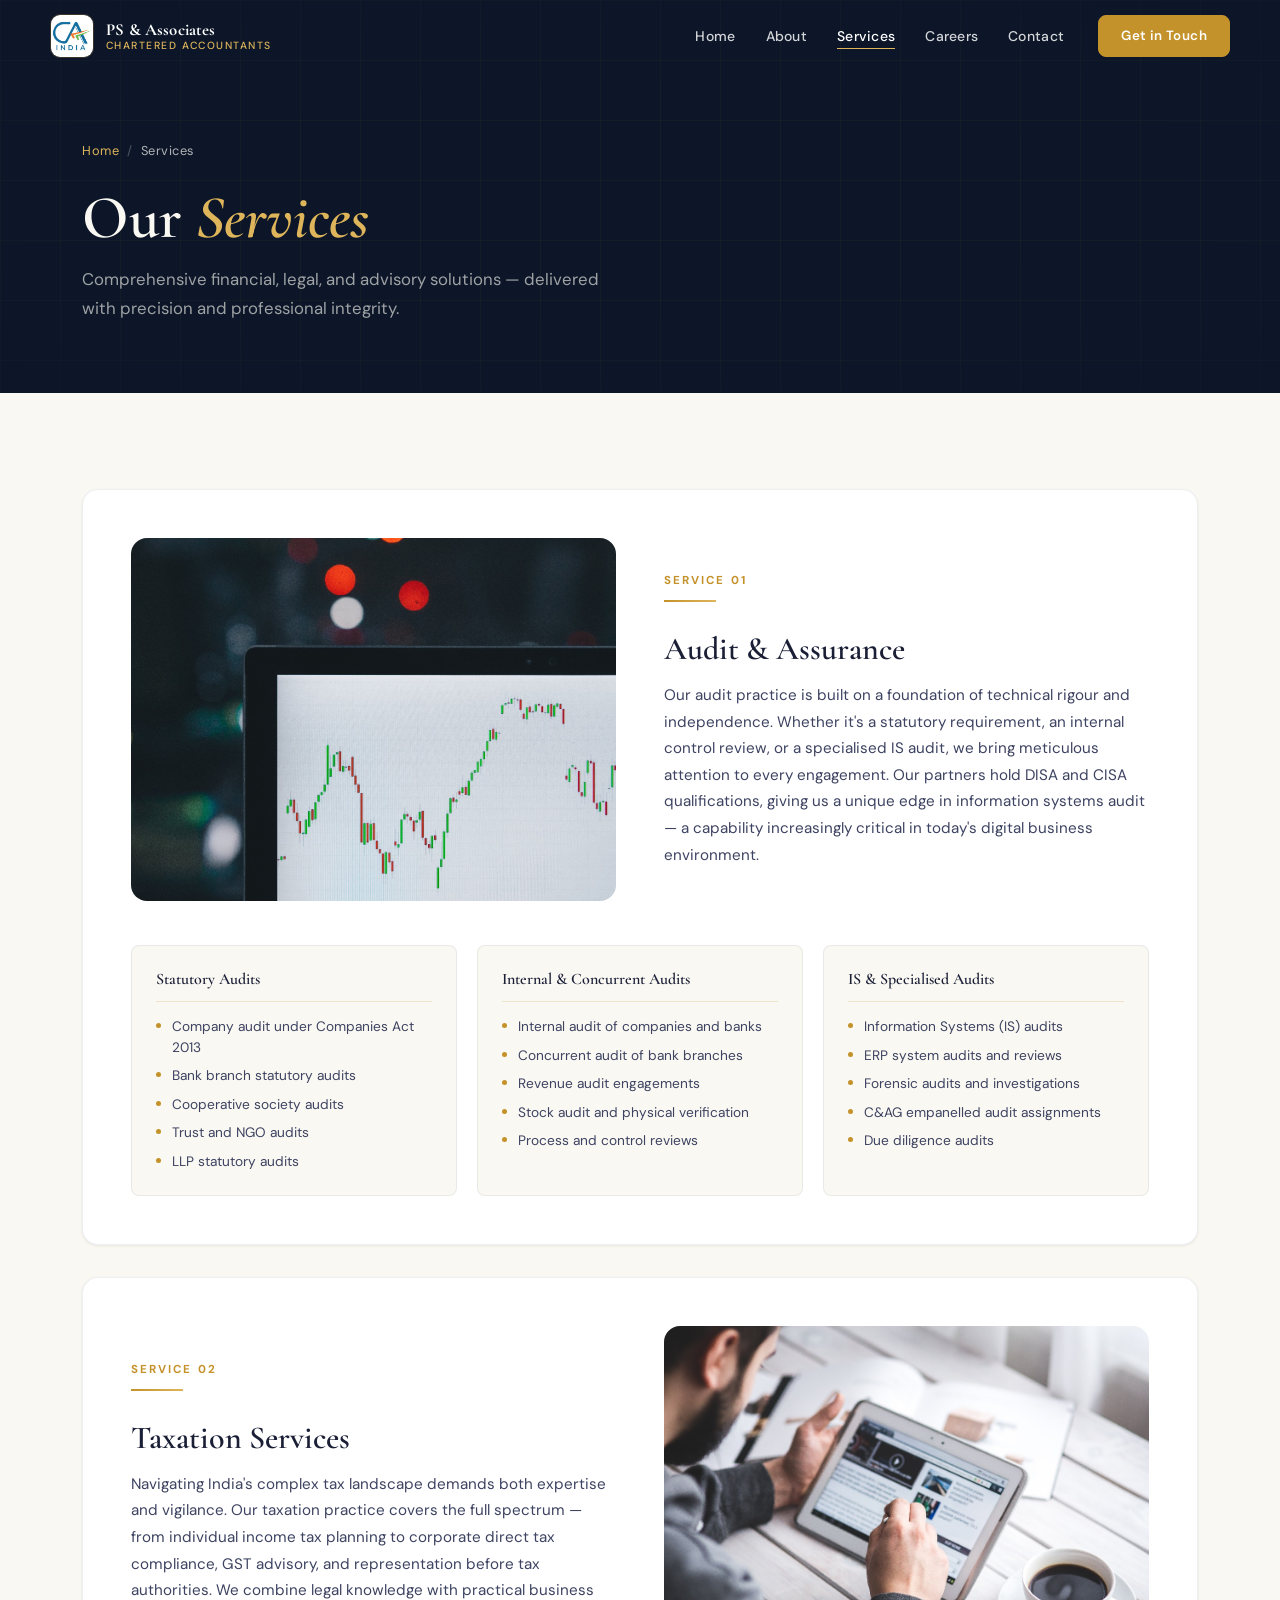
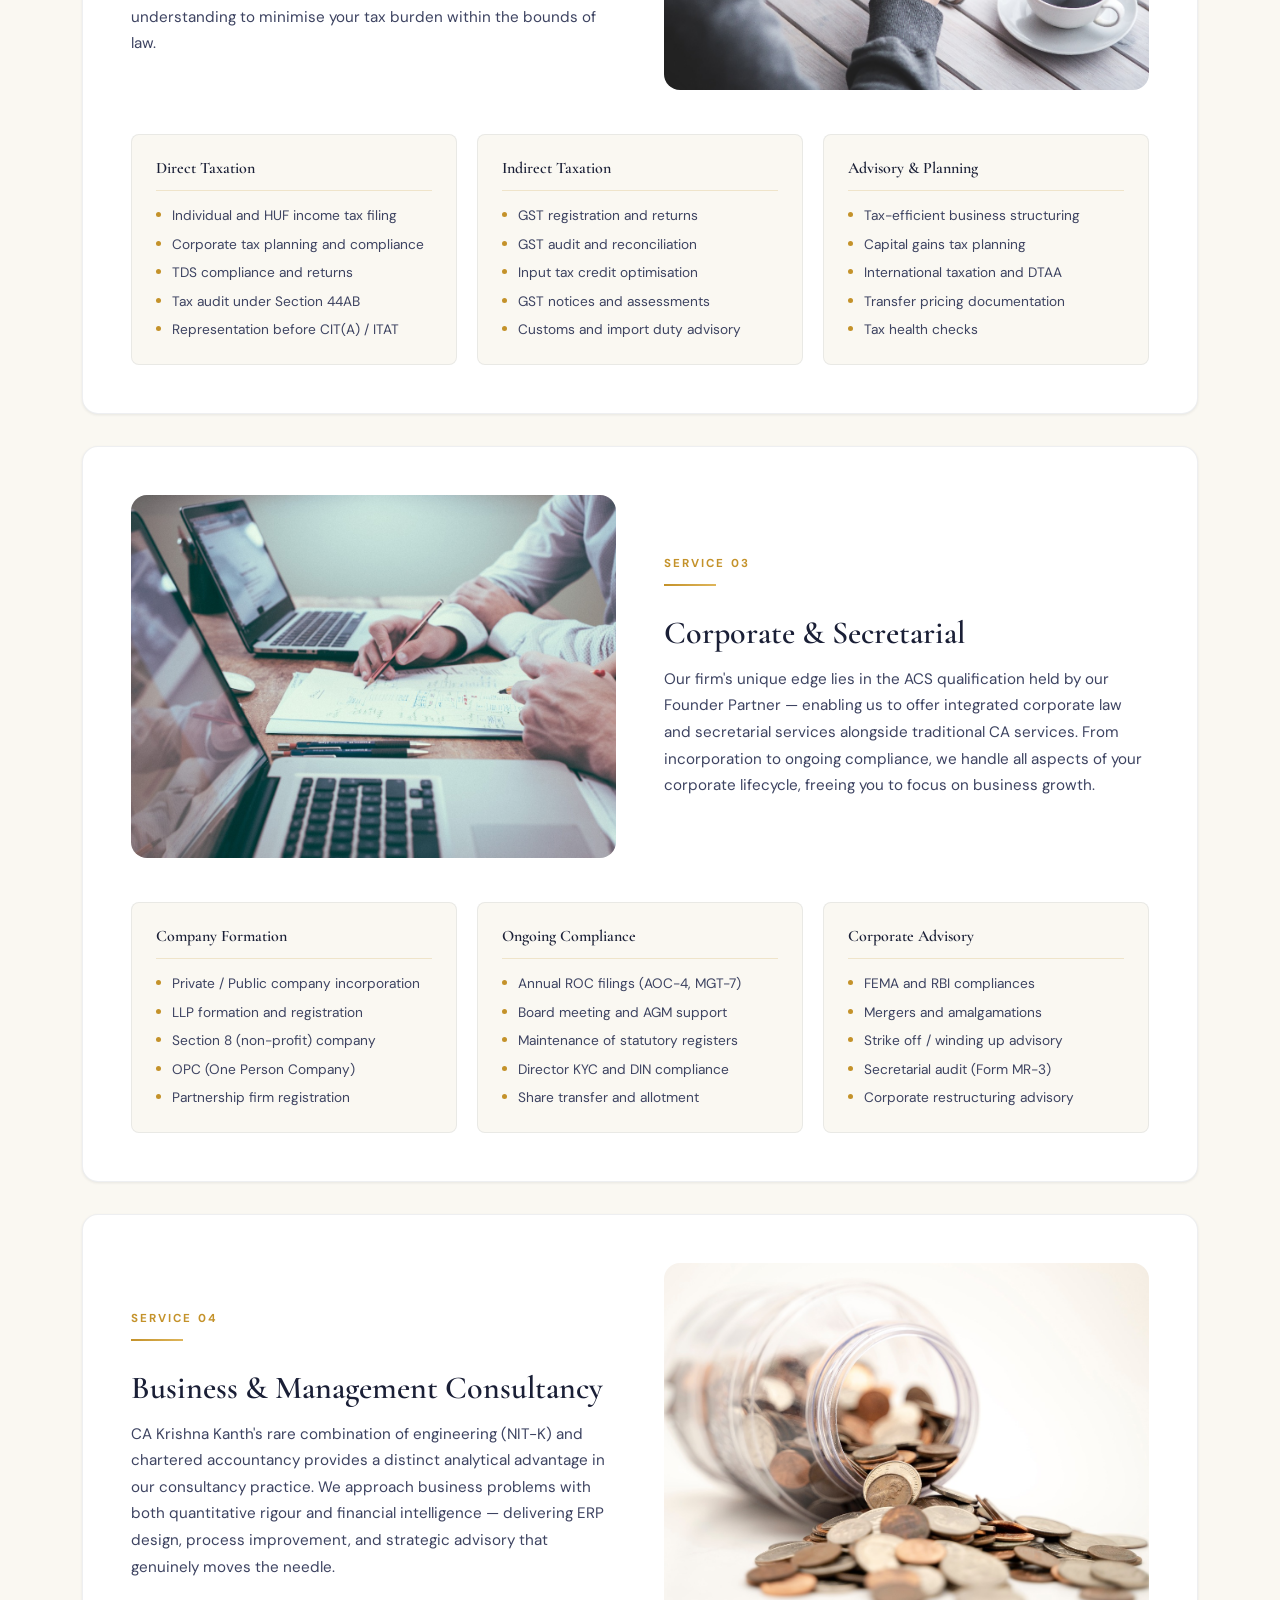
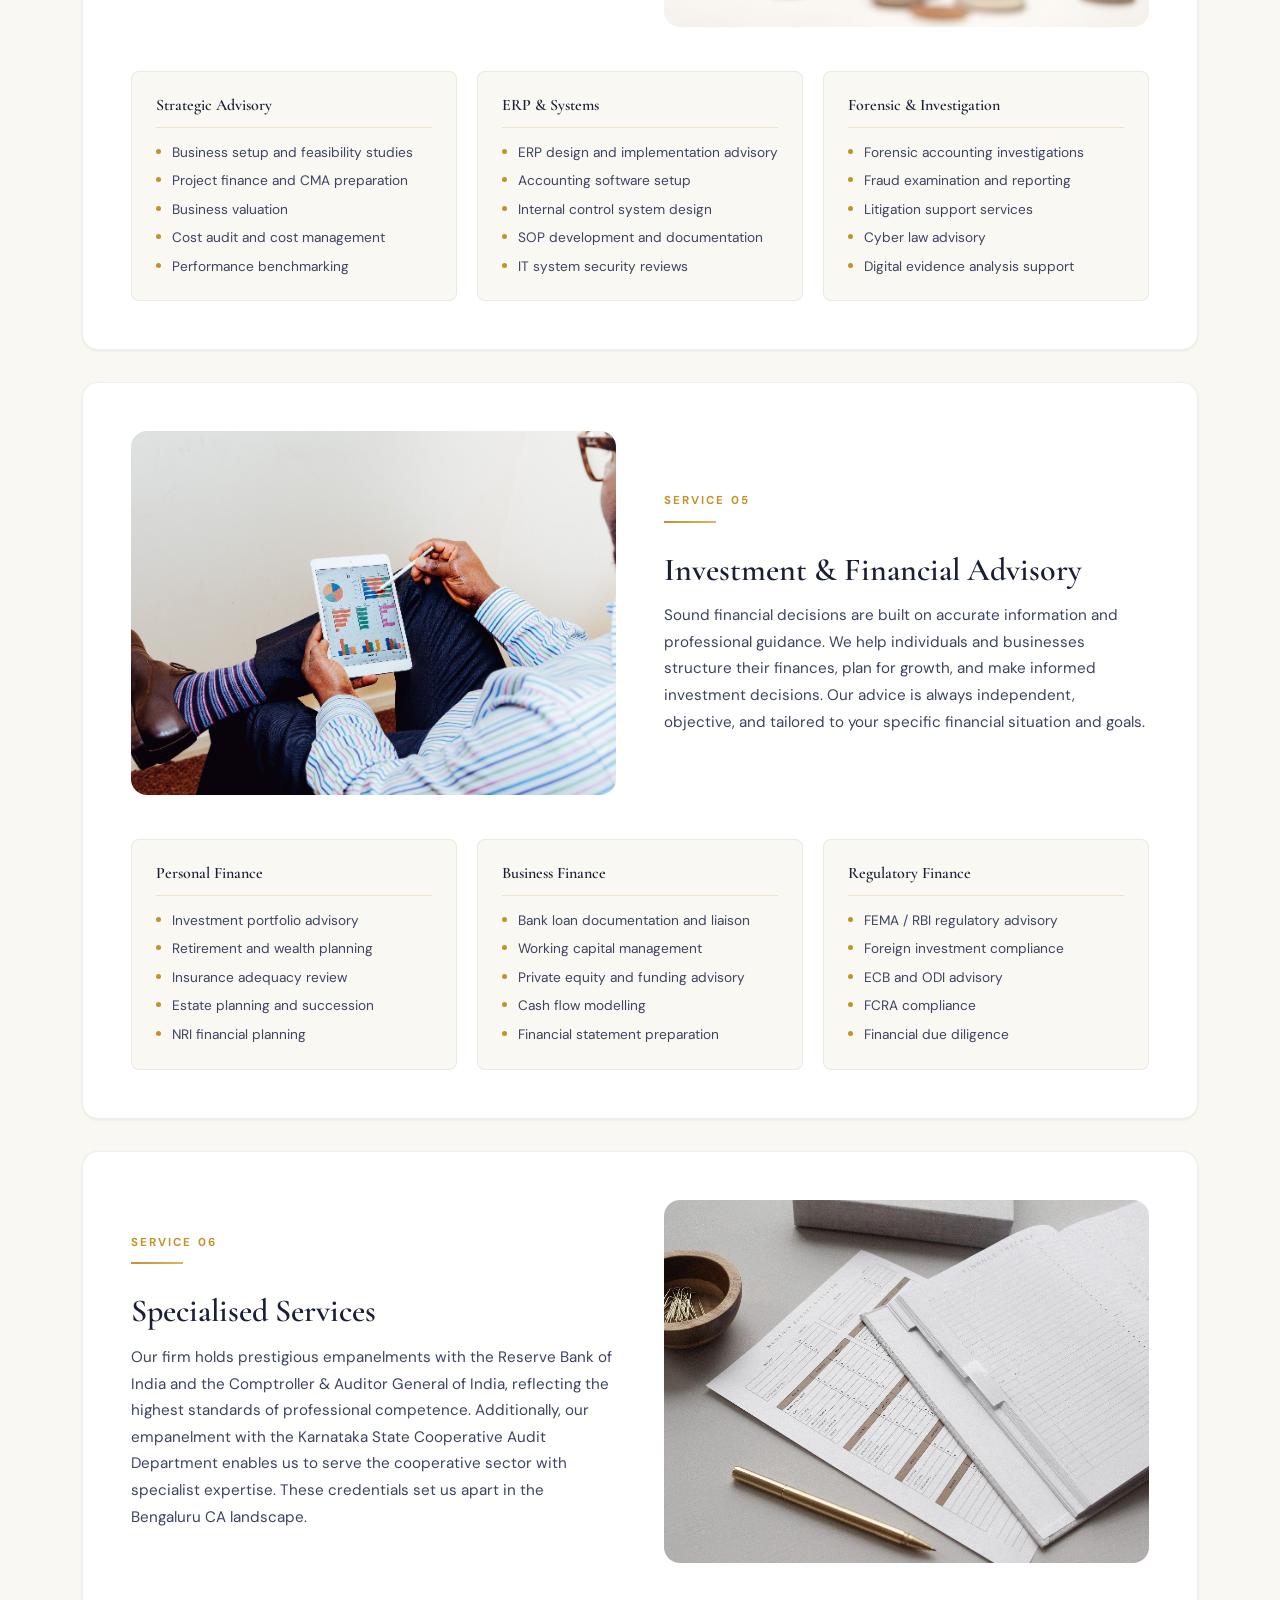
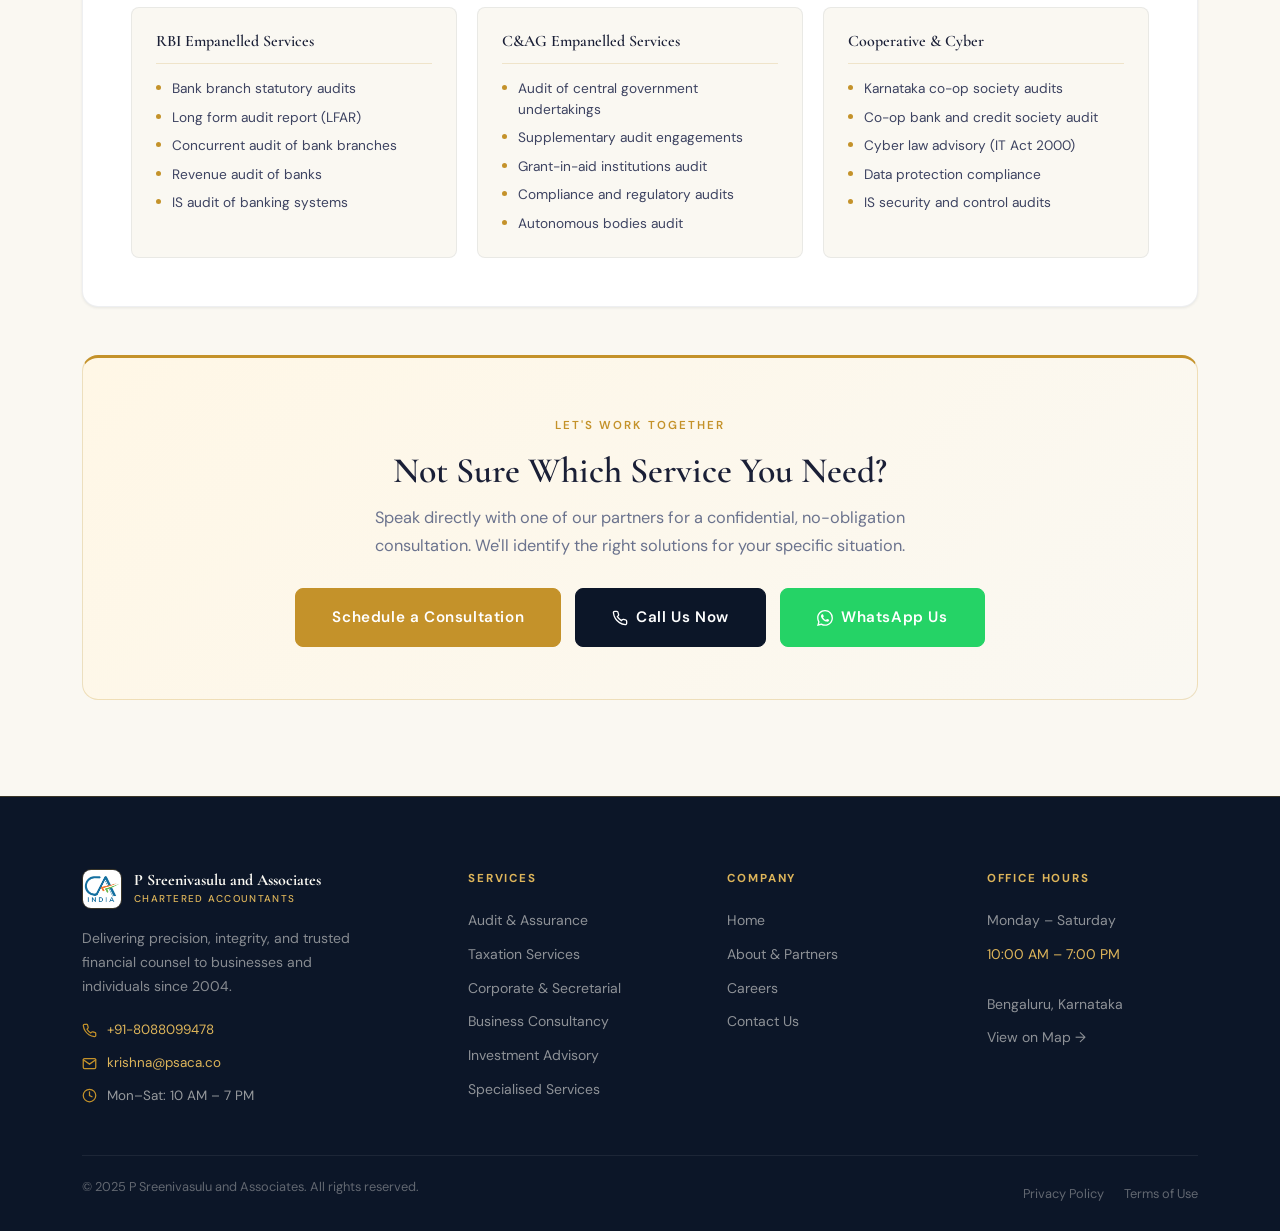
<file: services.html>
<!DOCTYPE html>
<html lang="en">
<head>
  <meta charset="UTF-8">
  <meta name="viewport" content="width=device-width, initial-scale=1.0">
  <title>Our Services — P Sreenivasulu and Associates, Chartered Accountants</title>
  <meta name="description" content="Comprehensive chartered accountancy services: Audit & Assurance, Taxation, Corporate Secretarial, Business Consultancy, Investment Advisory, and Specialised Services.">
  <link rel="icon" href="favicon.jpeg" type="image/jpeg">
  <link rel="apple-touch-icon" href="apple-touch-icon.png">
  <link rel="stylesheet" href="styles.css">
</head>
<body>

  <!-- ── HEADER ─────────────────────────────────────────── -->
  <header class="site-header" id="siteHeader">
    <div class="header-inner">
      <a href="index.html" class="site-logo">
        <div class="logo-badge"><img src="favicon.jpeg" alt="PS&A Logo"></div>
        <div class="logo-text">
          <span class="logo-name">PS &amp; Associates</span>
          <span class="logo-sub">Chartered Accountants</span>
        </div>
      </a>
      <nav class="site-nav" aria-label="Primary">
        <ul class="nav-links">
          <li><a href="index.html"    class="nav-link">Home</a></li>
          <li><a href="about.html"    class="nav-link">About</a></li>
          <li><a href="services.html" class="nav-link active">Services</a></li>
          <li><a href="careers.html"  class="nav-link">Careers</a></li>
          <li><a href="contact.html"  class="nav-link">Contact</a></li>
        </ul>
        <a href="contact.html" class="nav-cta">Get in Touch</a>
      </nav>
      <button class="hamburger" id="hamburger" aria-label="Open menu" aria-expanded="false">
        <span></span><span></span><span></span>
      </button>
    </div>
  </header>
  <div class="mobile-nav-overlay" id="navOverlay"></div>
  <nav class="mobile-nav" id="mobileNav" aria-label="Mobile">
    <a href="index.html"    class="mobile-nav-link">Home</a>
    <a href="about.html"    class="mobile-nav-link">About</a>
    <a href="services.html" class="mobile-nav-link active">Services</a>
    <a href="careers.html"  class="mobile-nav-link">Careers</a>
    <a href="contact.html"  class="mobile-nav-link">Contact</a>
    <a href="contact.html"  class="mobile-nav-cta">Get in Touch</a>
  </nav>

  <!-- ── PAGE BANNER ───────────────────────────────────── -->
  <section class="page-banner">
    <div class="container">
      <nav class="banner-breadcrumb" aria-label="Breadcrumb">
        <a href="index.html">Home</a>
        <span>/</span>
        <span style="color:rgba(250,248,242,0.7);">Services</span>
      </nav>
      <h1>Our <em>Services</em></h1>
      <p class="banner-sub">Comprehensive financial, legal, and advisory solutions — delivered with precision and professional integrity.</p>
    </div>
  </section>

  <!-- ── MAIN CONTENT ───────────────────────────────────── -->
  <main class="section" style="background:var(--cream);">
    <div class="container">

      <!-- 1. Audit & Assurance -->
      <div class="service-section reveal" id="audit-assurance">
        <div class="service-header-block">
          <div class="service-header-img">
            <img src="old-images/office-1.jpeg" alt="Audit and Assurance Services" loading="lazy">
          </div>
          <div class="service-header-text">
            <span class="service-number">Service 01</span>
            <hr class="gold-rule">
            <h2>Audit &amp; Assurance</h2>
            <p>Our audit practice is built on a foundation of technical rigour and independence. Whether it's a statutory requirement, an internal control review, or a specialised IS audit, we bring meticulous attention to every engagement. Our partners hold DISA and CISA qualifications, giving us a unique edge in information systems audit — a capability increasingly critical in today's digital business environment.</p>
          </div>
        </div>
        <div class="sub-service-grid reveal-stagger">
          <div class="sub-service-card">
            <h4>Statutory Audits</h4>
            <ul>
              <li>Company audit under Companies Act 2013</li>
              <li>Bank branch statutory audits</li>
              <li>Cooperative society audits</li>
              <li>Trust and NGO audits</li>
              <li>LLP statutory audits</li>
            </ul>
          </div>
          <div class="sub-service-card">
            <h4>Internal &amp; Concurrent Audits</h4>
            <ul>
              <li>Internal audit of companies and banks</li>
              <li>Concurrent audit of bank branches</li>
              <li>Revenue audit engagements</li>
              <li>Stock audit and physical verification</li>
              <li>Process and control reviews</li>
            </ul>
          </div>
          <div class="sub-service-card">
            <h4>IS &amp; Specialised Audits</h4>
            <ul>
              <li>Information Systems (IS) audits</li>
              <li>ERP system audits and reviews</li>
              <li>Forensic audits and investigations</li>
              <li>C&amp;AG empanelled audit assignments</li>
              <li>Due diligence audits</li>
            </ul>
          </div>
        </div>
      </div>

      <!-- 2. Taxation Services -->
      <div class="service-section reveal" id="taxation-services">
        <div class="service-header-block reverse">
          <div class="service-header-img">
            <img src="old-images/office-2.jpeg" alt="Taxation Services" loading="lazy">
          </div>
          <div class="service-header-text">
            <span class="service-number">Service 02</span>
            <hr class="gold-rule">
            <h2>Taxation Services</h2>
            <p>Navigating India's complex tax landscape demands both expertise and vigilance. Our taxation practice covers the full spectrum — from individual income tax planning to corporate direct tax compliance, GST advisory, and representation before tax authorities. We combine legal knowledge with practical business understanding to minimise your tax burden within the bounds of law.</p>
          </div>
        </div>
        <div class="sub-service-grid reveal-stagger">
          <div class="sub-service-card">
            <h4>Direct Taxation</h4>
            <ul>
              <li>Individual and HUF income tax filing</li>
              <li>Corporate tax planning and compliance</li>
              <li>TDS compliance and returns</li>
              <li>Tax audit under Section 44AB</li>
              <li>Representation before CIT(A) / ITAT</li>
            </ul>
          </div>
          <div class="sub-service-card">
            <h4>Indirect Taxation</h4>
            <ul>
              <li>GST registration and returns</li>
              <li>GST audit and reconciliation</li>
              <li>Input tax credit optimisation</li>
              <li>GST notices and assessments</li>
              <li>Customs and import duty advisory</li>
            </ul>
          </div>
          <div class="sub-service-card">
            <h4>Advisory &amp; Planning</h4>
            <ul>
              <li>Tax-efficient business structuring</li>
              <li>Capital gains tax planning</li>
              <li>International taxation and DTAA</li>
              <li>Transfer pricing documentation</li>
              <li>Tax health checks</li>
            </ul>
          </div>
        </div>
      </div>

      <!-- 3. Corporate & Secretarial -->
      <div class="service-section reveal" id="corporate-secretarial">
        <div class="service-header-block">
          <div class="service-header-img">
            <img src="old-images/office-3.jpeg" alt="Corporate and Secretarial Services" loading="lazy">
          </div>
          <div class="service-header-text">
            <span class="service-number">Service 03</span>
            <hr class="gold-rule">
            <h2>Corporate &amp; Secretarial</h2>
            <p>Our firm's unique edge lies in the ACS qualification held by our Founder Partner — enabling us to offer integrated corporate law and secretarial services alongside traditional CA services. From incorporation to ongoing compliance, we handle all aspects of your corporate lifecycle, freeing you to focus on business growth.</p>
          </div>
        </div>
        <div class="sub-service-grid reveal-stagger">
          <div class="sub-service-card">
            <h4>Company Formation</h4>
            <ul>
              <li>Private / Public company incorporation</li>
              <li>LLP formation and registration</li>
              <li>Section 8 (non-profit) company</li>
              <li>OPC (One Person Company)</li>
              <li>Partnership firm registration</li>
            </ul>
          </div>
          <div class="sub-service-card">
            <h4>Ongoing Compliance</h4>
            <ul>
              <li>Annual ROC filings (AOC-4, MGT-7)</li>
              <li>Board meeting and AGM support</li>
              <li>Maintenance of statutory registers</li>
              <li>Director KYC and DIN compliance</li>
              <li>Share transfer and allotment</li>
            </ul>
          </div>
          <div class="sub-service-card">
            <h4>Corporate Advisory</h4>
            <ul>
              <li>FEMA and RBI compliances</li>
              <li>Mergers and amalgamations</li>
              <li>Strike off / winding up advisory</li>
              <li>Secretarial audit (Form MR-3)</li>
              <li>Corporate restructuring advisory</li>
            </ul>
          </div>
        </div>
      </div>

      <!-- 4. Business & Management Consultancy -->
      <div class="service-section reveal" id="business-consultancy">
        <div class="service-header-block reverse">
          <div class="service-header-img">
            <img src="old-images/team-1.jpeg" alt="Business and Management Consultancy" loading="lazy">
          </div>
          <div class="service-header-text">
            <span class="service-number">Service 04</span>
            <hr class="gold-rule">
            <h2>Business &amp; Management Consultancy</h2>
            <p>CA Krishna Kanth's rare combination of engineering (NIT-K) and chartered accountancy provides a distinct analytical advantage in our consultancy practice. We approach business problems with both quantitative rigour and financial intelligence — delivering ERP design, process improvement, and strategic advisory that genuinely moves the needle.</p>
          </div>
        </div>
        <div class="sub-service-grid reveal-stagger">
          <div class="sub-service-card">
            <h4>Strategic Advisory</h4>
            <ul>
              <li>Business setup and feasibility studies</li>
              <li>Project finance and CMA preparation</li>
              <li>Business valuation</li>
              <li>Cost audit and cost management</li>
              <li>Performance benchmarking</li>
            </ul>
          </div>
          <div class="sub-service-card">
            <h4>ERP &amp; Systems</h4>
            <ul>
              <li>ERP design and implementation advisory</li>
              <li>Accounting software setup</li>
              <li>Internal control system design</li>
              <li>SOP development and documentation</li>
              <li>IT system security reviews</li>
            </ul>
          </div>
          <div class="sub-service-card">
            <h4>Forensic &amp; Investigation</h4>
            <ul>
              <li>Forensic accounting investigations</li>
              <li>Fraud examination and reporting</li>
              <li>Litigation support services</li>
              <li>Cyber law advisory</li>
              <li>Digital evidence analysis support</li>
            </ul>
          </div>
        </div>
      </div>

      <!-- 5. Investment & Financial Advisory -->
      <div class="service-section reveal" id="investment-advisory">
        <div class="service-header-block">
          <div class="service-header-img">
            <img src="old-images/team-2.jpeg" alt="Investment and Financial Advisory" loading="lazy">
          </div>
          <div class="service-header-text">
            <span class="service-number">Service 05</span>
            <hr class="gold-rule">
            <h2>Investment &amp; Financial Advisory</h2>
            <p>Sound financial decisions are built on accurate information and professional guidance. We help individuals and businesses structure their finances, plan for growth, and make informed investment decisions. Our advice is always independent, objective, and tailored to your specific financial situation and goals.</p>
          </div>
        </div>
        <div class="sub-service-grid reveal-stagger">
          <div class="sub-service-card">
            <h4>Personal Finance</h4>
            <ul>
              <li>Investment portfolio advisory</li>
              <li>Retirement and wealth planning</li>
              <li>Insurance adequacy review</li>
              <li>Estate planning and succession</li>
              <li>NRI financial planning</li>
            </ul>
          </div>
          <div class="sub-service-card">
            <h4>Business Finance</h4>
            <ul>
              <li>Bank loan documentation and liaison</li>
              <li>Working capital management</li>
              <li>Private equity and funding advisory</li>
              <li>Cash flow modelling</li>
              <li>Financial statement preparation</li>
            </ul>
          </div>
          <div class="sub-service-card">
            <h4>Regulatory Finance</h4>
            <ul>
              <li>FEMA / RBI regulatory advisory</li>
              <li>Foreign investment compliance</li>
              <li>ECB and ODI advisory</li>
              <li>FCRA compliance</li>
              <li>Financial due diligence</li>
            </ul>
          </div>
        </div>
      </div>

      <!-- 6. Specialised Services -->
      <div class="service-section reveal" id="specialized-services">
        <div class="service-header-block reverse">
          <div class="service-header-img">
            <img src="old-images/team-3.jpeg" alt="Specialised Services" loading="lazy">
          </div>
          <div class="service-header-text">
            <span class="service-number">Service 06</span>
            <hr class="gold-rule">
            <h2>Specialised Services</h2>
            <p>Our firm holds prestigious empanelments with the Reserve Bank of India and the Comptroller &amp; Auditor General of India, reflecting the highest standards of professional competence. Additionally, our empanelment with the Karnataka State Cooperative Audit Department enables us to serve the cooperative sector with specialist expertise. These credentials set us apart in the Bengaluru CA landscape.</p>
          </div>
        </div>
        <div class="sub-service-grid reveal-stagger">
          <div class="sub-service-card">
            <h4>RBI Empanelled Services</h4>
            <ul>
              <li>Bank branch statutory audits</li>
              <li>Long form audit report (LFAR)</li>
              <li>Concurrent audit of bank branches</li>
              <li>Revenue audit of banks</li>
              <li>IS audit of banking systems</li>
            </ul>
          </div>
          <div class="sub-service-card">
            <h4>C&amp;AG Empanelled Services</h4>
            <ul>
              <li>Audit of central government undertakings</li>
              <li>Supplementary audit engagements</li>
              <li>Grant-in-aid institutions audit</li>
              <li>Compliance and regulatory audits</li>
              <li>Autonomous bodies audit</li>
            </ul>
          </div>
          <div class="sub-service-card">
            <h4>Cooperative &amp; Cyber</h4>
            <ul>
              <li>Karnataka co-op society audits</li>
              <li>Co-op bank and credit society audit</li>
              <li>Cyber law advisory (IT Act 2000)</li>
              <li>Data protection compliance</li>
              <li>IS security and control audits</li>
            </ul>
          </div>
        </div>
      </div>

      <!-- Highlight / CTA -->
      <div class="highlight-box reveal">
        <span class="section-label">Let's Work Together</span>
        <h2>Not Sure Which Service You Need?</h2>
        <p>Speak directly with one of our partners for a confidential, no-obligation consultation. We'll identify the right solutions for your specific situation.</p>
        <div class="highlight-box-actions">
          <a href="contact.html"        class="btn btn-primary btn-lg">Schedule a Consultation</a>
          <a href="tel:+918088099478"   class="btn btn-navy btn-lg">
            <svg width="16" height="16" viewBox="0 0 24 24" fill="none" stroke="currentColor" stroke-width="2" stroke-linecap="round"><path d="M22 16.92v3a2 2 0 01-2.18 2 19.79 19.79 0 01-8.63-3.07 19.5 19.5 0 01-6-6 19.79 19.79 0 01-3.07-8.67A2 2 0 014.11 2h3a2 2 0 012 1.72c.127.96.361 1.903.7 2.81a2 2 0 01-.45 2.11L8.09 9.91a16 16 0 006 6l1.27-1.27a2 2 0 012.11-.45c.907.339 1.85.573 2.81.7A2 2 0 0122 16.92z"/></svg>
            Call Us Now
          </a>
          <a href="https://wa.me/918088099478" class="btn btn-whatsapp btn-lg" target="_blank" rel="noopener">
            <svg width="16" height="16" viewBox="0 0 24 24" fill="currentColor"><path d="M17.472 14.382c-.297-.149-1.758-.867-2.03-.967-.273-.099-.471-.148-.67.15-.197.297-.767.966-.94 1.164-.173.199-.347.223-.644.075-.297-.15-1.255-.463-2.39-1.475-.883-.788-1.48-1.761-1.653-2.059-.173-.297-.018-.458.13-.606.134-.133.298-.347.446-.52.149-.174.198-.298.298-.497.099-.198.05-.371-.025-.52-.075-.149-.669-1.612-.916-2.207-.242-.579-.487-.5-.669-.51-.173-.008-.371-.01-.57-.01-.198 0-.52.074-.792.372-.272.297-1.04 1.016-1.04 2.479 0 1.462 1.065 2.875 1.213 3.074.149.198 2.096 3.2 5.077 4.487.709.306 1.262.489 1.694.625.712.227 1.36.195 1.871.118.571-.085 1.758-.719 2.006-1.413.248-.694.248-1.289.173-1.413-.074-.124-.272-.198-.57-.347m-5.421 7.403h-.004a9.87 9.87 0 01-5.031-1.378l-.361-.214-3.741.982.998-3.648-.235-.374a9.86 9.86 0 01-1.51-5.26c.001-5.45 4.436-9.884 9.888-9.884 2.64 0 5.122 1.03 6.988 2.898a9.825 9.825 0 012.893 6.994c-.003 5.45-4.437 9.884-9.885 9.884m8.413-18.297A11.815 11.815 0 0012.05 0C5.495 0 .16 5.335.157 11.892c0 2.096.547 4.142 1.588 5.945L.057 24l6.305-1.654a11.882 11.882 0 005.683 1.448h.005c6.554 0 11.89-5.335 11.893-11.893a11.821 11.821 0 00-3.48-8.413z"/></svg>
            WhatsApp Us
          </a>
        </div>
      </div>

    </div>
  </main>

  <!-- ── FOOTER ─────────────────────────────────────────── -->
  <footer class="site-footer">
    <div class="container">
      <div class="footer-grid">
        <div class="footer-brand">
          <div class="footer-logo">
            <div class="footer-logo-badge"><img src="favicon.jpeg" alt="PS&A"></div>
            <div>
              <span class="footer-logo-name">P Sreenivasulu and Associates</span>
              <span class="footer-logo-sub">Chartered Accountants</span>
            </div>
          </div>
          <p class="footer-tagline">Delivering precision, integrity, and trusted financial counsel to businesses and individuals since 2004.</p>
          <ul class="footer-contact-list">
            <li class="footer-contact-item">
              <svg width="15" height="15" viewBox="0 0 24 24" fill="none" stroke="currentColor" stroke-width="2" stroke-linecap="round"><path d="M22 16.92v3a2 2 0 01-2.18 2 19.79 19.79 0 01-8.63-3.07 19.5 19.5 0 01-6-6 19.79 19.79 0 01-3.07-8.67A2 2 0 014.11 2h3a2 2 0 012 1.72c.127.96.361 1.903.7 2.81a2 2 0 01-.45 2.11L8.09 9.91a16 16 0 006 6l1.27-1.27a2 2 0 012.11-.45c.907.339 1.85.573 2.81.7A2 2 0 0122 16.92z"/></svg>
              <a href="tel:+918088099478">+91-8088099478</a>
            </li>
            <li class="footer-contact-item">
              <svg width="15" height="15" viewBox="0 0 24 24" fill="none" stroke="currentColor" stroke-width="2" stroke-linecap="round"><path d="M4 4h16c1.1 0 2 .9 2 2v12c0 1.1-.9 2-2 2H4c-1.1 0-2-.9-2-2V6c0-1.1.9-2 2-2z"/><polyline points="22,6 12,13 2,6"/></svg>
              <a href="mailto:krishna@psaca.co">krishna@psaca.co</a>
            </li>
            <li class="footer-contact-item">
              <svg width="15" height="15" viewBox="0 0 24 24" fill="none" stroke="currentColor" stroke-width="2" stroke-linecap="round"><circle cx="12" cy="12" r="10"/><polyline points="12 6 12 12 16 14"/></svg>
              Mon–Sat: 10 AM – 7 PM
            </li>
          </ul>
        </div>
        <div class="footer-col">
          <h5>Services</h5>
          <ul class="footer-links">
            <li><a href="#audit-assurance"      class="footer-link">Audit &amp; Assurance</a></li>
            <li><a href="#taxation-services"     class="footer-link">Taxation Services</a></li>
            <li><a href="#corporate-secretarial" class="footer-link">Corporate &amp; Secretarial</a></li>
            <li><a href="#business-consultancy"  class="footer-link">Business Consultancy</a></li>
            <li><a href="#investment-advisory"   class="footer-link">Investment Advisory</a></li>
            <li><a href="#specialized-services"  class="footer-link">Specialised Services</a></li>
          </ul>
        </div>
        <div class="footer-col">
          <h5>Company</h5>
          <ul class="footer-links">
            <li><a href="index.html"   class="footer-link">Home</a></li>
            <li><a href="about.html"   class="footer-link">About &amp; Partners</a></li>
            <li><a href="careers.html" class="footer-link">Careers</a></li>
            <li><a href="contact.html" class="footer-link">Contact Us</a></li>
          </ul>
        </div>
        <div class="footer-col">
          <h5>Office Hours</h5>
          <ul class="footer-links">
            <li><span class="footer-link" style="cursor:default;">Monday – Saturday</span></li>
            <li><span class="footer-link" style="cursor:default;color:var(--gold-light);">10:00 AM – 7:00 PM</span></li>
            <li style="margin-top:16px;"><span class="footer-link" style="cursor:default;">Bengaluru, Karnataka</span></li>
            <li><a href="https://maps.google.com/?q=Bengaluru+Karnataka" class="footer-link" target="_blank" rel="noopener">View on Map &rarr;</a></li>
          </ul>
        </div>
      </div>
      <div class="footer-bottom">
        <p class="footer-copy">&copy; 2025 P Sreenivasulu and Associates. All rights reserved.</p>
        <div class="footer-legal"><a href="#">Privacy Policy</a><a href="#">Terms of Use</a></div>
      </div>
    </div>
  </footer>

  <script>
    const header = document.getElementById('siteHeader');
    window.addEventListener('scroll', () => header.classList.toggle('scrolled', window.scrollY > 20));
    const hamburger = document.getElementById('hamburger');
    const mobileNav = document.getElementById('mobileNav');
    const navOverlay = document.getElementById('navOverlay');
    function toggleNav(open) {
      hamburger.classList.toggle('open', open);
      mobileNav.classList.toggle('open', open);
      navOverlay.classList.toggle('open', open);
      hamburger.setAttribute('aria-expanded', open);
      document.body.style.overflow = open ? 'hidden' : '';
    }
    hamburger.addEventListener('click', () => toggleNav(!mobileNav.classList.contains('open')));
    navOverlay.addEventListener('click', () => toggleNav(false));
    mobileNav.querySelectorAll('a').forEach(a => a.addEventListener('click', () => toggleNav(false)));
    const revealObserver = new IntersectionObserver((entries) => {
      entries.forEach(entry => { if (entry.isIntersecting) { entry.target.classList.add('visible'); revealObserver.unobserve(entry.target); } });
    }, { threshold: 0.1, rootMargin: '0px 0px -40px 0px' });
    document.querySelectorAll('.reveal, .reveal-stagger').forEach(el => revealObserver.observe(el));
  </script>
</body>
</html>
</file>
<file: styles.css>
/* ============================================================
   P Sreenivasulu and Associates — Refined Prestige Design
   ============================================================ */

@import url('https://fonts.googleapis.com/css2?family=Cormorant+Garamond:ital,wght@0,300;0,400;0,500;0,600;0,700;1,400;1,600&family=DM+Sans:ital,opsz,wght@0,9..40,300;0,9..40,400;0,9..40,500;0,9..40,600;1,9..40,400&display=swap');

/* ── Design Tokens ──────────────────────────────────────── */
:root {
  --navy:        #0C1628;
  --navy-mid:    #142040;
  --navy-light:  #1A2E56;
  --gold:        #C4922A;
  --gold-light:  #DEB55A;
  --gold-pale:   rgba(196, 146, 42, 0.10);
  --gold-border: rgba(196, 146, 42, 0.25);
  --cream:       #FAF8F2;
  --cream-card:  #FFFFFF;
  --text:        #1A1F36;
  --text-body:   #3D4361;
  --text-muted:  #6B738E;

  --font-serif: 'Cormorant Garamond', Georgia, serif;
  --font-sans:  'DM Sans', system-ui, sans-serif;

  --radius:    8px;
  --radius-lg: 16px;
  --shadow-sm: 0 1px 3px rgba(12,22,40,0.08);
  --shadow-md: 0 4px 16px rgba(12,22,40,0.10);
  --shadow-lg: 0 12px 40px rgba(12,22,40,0.14);
  --transition: 0.28s cubic-bezier(0.4, 0, 0.2, 1);
}

/* ── Reset ──────────────────────────────────────────────── */
*, *::before, *::after { box-sizing: border-box; margin: 0; padding: 0; }
html { scroll-behavior: smooth; -webkit-text-size-adjust: 100%; }
body {
  font-family: var(--font-sans);
  font-size: 16px;
  line-height: 1.7;
  color: var(--text-body);
  background: var(--cream);
  overflow-x: hidden;
}
img { display: block; max-width: 100%; height: auto; }
a { color: inherit; text-decoration: none; }
ul, ol { list-style: none; }
button { cursor: pointer; border: none; background: none; font: inherit; }

/* ── Typography ─────────────────────────────────────────── */
h1, h2, h3, h4 {
  font-family: var(--font-serif);
  font-weight: 600;
  line-height: 1.18;
  color: var(--text);
}
h1 { font-size: clamp(2.4rem, 5vw, 3.8rem); }
h2 { font-size: clamp(1.9rem, 3.5vw, 2.75rem); }
h3 { font-size: clamp(1.3rem, 2vw, 1.65rem); }
h4 { font-size: 1.15rem; font-weight: 600; }
p { margin-bottom: 1em; }
p:last-child { margin-bottom: 0; }

/* ── Layout Utilities ───────────────────────────────────── */
.container {
  width: 100%;
  max-width: 1180px;
  margin: 0 auto;
  padding: 0 32px;
}
.section     { padding: 96px 0; }
.section-sm  { padding: 64px 0; }
.text-center { text-align: center; }
.text-center .section-desc { margin: 0 auto; }

/* ── Section Headings ───────────────────────────────────── */
.section-label {
  display: inline-block;
  font-family: var(--font-sans);
  font-size: 0.72rem;
  font-weight: 600;
  letter-spacing: 0.18em;
  text-transform: uppercase;
  color: var(--gold);
  margin-bottom: 14px;
}
.section-title {
  font-family: var(--font-serif);
  font-size: clamp(1.9rem, 3.2vw, 2.6rem);
  color: var(--text);
  margin-bottom: 18px;
}
.section-title em { color: var(--gold); font-style: italic; }
.section-desc {
  font-size: 1.05rem;
  color: var(--text-muted);
  max-width: 580px;
  line-height: 1.75;
  margin-bottom: 0;
}
.gold-rule {
  display: block;
  width: 52px;
  height: 2px;
  background: linear-gradient(90deg, var(--gold), var(--gold-light));
  margin-bottom: 28px;
  border: none;
}
.gold-rule.center { margin-left: auto; margin-right: auto; }

/* ============================================================
   SITE HEADER
   ============================================================ */
.site-header {
  position: fixed;
  top: 0; left: 0; right: 0;
  z-index: 1000;
  padding: 0 32px;
  height: 72px;
  display: flex;
  align-items: center;
  background: transparent;
  transition: background var(--transition), box-shadow var(--transition), height var(--transition);
}
.site-header.scrolled {
  background: #fff;
  box-shadow: 0 2px 16px rgba(12,22,40,0.10);
  height: 64px;
}
.header-inner {
  width: 100%;
  max-width: 1180px;
  margin: 0 auto;
  display: flex;
  align-items: center;
  justify-content: space-between;
  gap: 24px;
}

/* Logo */
.site-logo {
  display: flex;
  align-items: center;
  gap: 12px;
  flex-shrink: 0;
}
.logo-badge {
  width: 44px; height: 44px;
  border-radius: 10px;
  overflow: hidden;
  border: 1.5px solid var(--gold-border);
  flex-shrink: 0;
}
.logo-badge img { width: 100%; height: 100%; object-fit: cover; }
.logo-text { display: flex; flex-direction: column; line-height: 1.2; }
.logo-name {
  font-family: var(--font-serif);
  font-size: 1.05rem;
  font-weight: 700;
  color: #fff;
  letter-spacing: 0.01em;
  transition: color var(--transition);
}
.logo-sub {
  font-size: 0.65rem;
  font-weight: 500;
  letter-spacing: 0.14em;
  text-transform: uppercase;
  color: var(--gold-light);
  transition: color var(--transition);
}
.site-header.scrolled .logo-name { color: var(--navy); }
.site-header.scrolled .logo-sub  { color: var(--gold); }

/* Nav */
.site-nav { display: flex; align-items: center; gap: 4px; }
.nav-links { display: flex; align-items: center; gap: 2px; list-style: none; }
.nav-link {
  position: relative;
  padding: 6px 14px;
  font-size: 0.875rem;
  font-weight: 500;
  color: rgba(255,255,255,0.82);
  letter-spacing: 0.02em;
  transition: color var(--transition);
}
.nav-link::after {
  content: '';
  position: absolute;
  bottom: 2px; left: 14px; right: 14px;
  height: 1.5px;
  background: var(--gold-light);
  transform: scaleX(0);
  transform-origin: left;
  transition: transform var(--transition);
}
.nav-link:hover, .nav-link.active { color: #fff; }
.nav-link:hover::after, .nav-link.active::after { transform: scaleX(1); }
.site-header.scrolled .nav-link { color: var(--text-muted); }
.site-header.scrolled .nav-link:hover,
.site-header.scrolled .nav-link.active { color: var(--navy); }
.site-header.scrolled .nav-link::after { background: var(--gold); }

.nav-cta {
  margin-left: 16px;
  padding: 9px 22px;
  background: var(--gold);
  color: #fff !important;
  font-size: 0.835rem;
  font-weight: 600;
  letter-spacing: 0.03em;
  border-radius: var(--radius);
  border: 1.5px solid var(--gold);
  transition: background var(--transition), transform var(--transition), box-shadow var(--transition);
  white-space: nowrap;
  display: inline-block;
}
.nav-cta:hover {
  background: var(--gold-light);
  border-color: var(--gold-light);
  transform: translateY(-1px);
  box-shadow: 0 4px 12px rgba(196,146,42,0.35);
}
.nav-cta::after { display: none !important; }

/* Hamburger */
.hamburger {
  display: none;
  flex-direction: column;
  justify-content: center;
  gap: 5px;
  width: 36px; height: 36px;
  padding: 4px;
  border-radius: 6px;
  transition: background var(--transition);
}
.hamburger:hover { background: rgba(255,255,255,0.1); }
.site-header.scrolled .hamburger:hover { background: var(--gold-pale); }
.hamburger span {
  display: block;
  height: 2px;
  border-radius: 2px;
  background: #fff;
  transition: transform var(--transition), opacity var(--transition);
  transform-origin: center;
}
.site-header.scrolled .hamburger span { background: var(--navy); }
.hamburger.open span:nth-child(1) { transform: translateY(7px) rotate(45deg); }
.hamburger.open span:nth-child(2) { opacity: 0; transform: scaleX(0); }
.hamburger.open span:nth-child(3) { transform: translateY(-7px) rotate(-45deg); }

/* Mobile Drawer */
.mobile-nav {
  display: none;
  position: fixed;
  top: 0; right: 0;
  width: min(320px, 90vw);
  height: 100dvh;
  background: var(--navy);
  z-index: 999;
  padding: 88px 32px 40px;
  flex-direction: column;
  gap: 4px;
  transform: translateX(110%);
  transition: transform 0.35s cubic-bezier(0.4,0,0.2,1);
  box-shadow: -8px 0 40px rgba(0,0,0,0.35);
}
.mobile-nav.open { transform: translateX(0); }
.mobile-nav-overlay {
  display: none;
  position: fixed;
  inset: 0;
  background: rgba(0,0,0,0.5);
  z-index: 998;
  opacity: 0;
  transition: opacity 0.35s;
}
.mobile-nav-overlay.open { opacity: 1; }
.mobile-nav-link {
  display: block;
  padding: 14px 0;
  font-size: 1.1rem;
  font-weight: 500;
  color: rgba(255,255,255,0.78);
  border-bottom: 1px solid rgba(255,255,255,0.07);
  transition: color var(--transition), padding-left var(--transition);
}
.mobile-nav-link:hover, .mobile-nav-link.active { color: var(--gold-light); padding-left: 8px; }
.mobile-nav-cta {
  display: block;
  margin-top: 24px;
  padding: 14px 22px;
  background: var(--gold);
  color: #fff;
  border-radius: var(--radius);
  font-weight: 600;
  text-align: center;
  font-size: 1rem;
  transition: background var(--transition);
}
.mobile-nav-cta:hover { background: var(--gold-light); }

/* ============================================================
   HERO
   ============================================================ */
.hero {
  position: relative;
  min-height: 100vh;
  background-color: var(--navy);
  display: flex;
  flex-direction: column;
  align-items: center;
  justify-content: center;
  overflow: hidden;
}
.hero::before {
  content: '';
  position: absolute; inset: 0;
  background-image:
    linear-gradient(rgba(196,146,42,0.06) 1px, transparent 1px),
    linear-gradient(90deg, rgba(196,146,42,0.06) 1px, transparent 1px);
  background-size: 60px 60px;
  pointer-events: none;
}
.hero::after {
  content: '';
  position: absolute; inset: 0;
  background: radial-gradient(ellipse 90% 80% at 50% 40%, rgba(20,32,64,0) 0%, rgba(12,22,40,0.72) 100%);
  pointer-events: none;
}
.hero-content {
  position: relative;
  z-index: 2;
  text-align: center;
  padding: 120px 32px 160px;
  max-width: 860px;
  width: 100%;
}
.hero-eyebrow {
  display: inline-block;
  font-size: 0.72rem;
  font-weight: 600;
  letter-spacing: 0.22em;
  text-transform: uppercase;
  color: var(--gold-light);
  background: rgba(196,146,42,0.12);
  border: 1px solid rgba(196,146,42,0.28);
  border-radius: 100px;
  padding: 6px 18px;
  margin-bottom: 28px;
  animation: fadeUp 0.7s 0.1s both;
}
.hero h1 {
  font-family: var(--font-serif);
  font-size: clamp(3rem, 6vw, 5.5rem);
  font-weight: 600;
  color: var(--cream);
  line-height: 1.08;
  margin-bottom: 24px;
  animation: fadeUp 0.7s 0.25s both;
}
.hero h1 em { color: var(--gold-light); font-style: italic; }
.hero-sub {
  font-size: clamp(1rem, 1.5vw, 1.2rem);
  color: rgba(250,248,242,0.70);
  max-width: 580px;
  margin: 0 auto 40px;
  line-height: 1.72;
  animation: fadeUp 0.7s 0.4s both;
}
.hero-actions {
  display: flex;
  gap: 14px;
  justify-content: center;
  flex-wrap: wrap;
  animation: fadeUp 0.7s 0.55s both;
}

/* Hero Stats Bar */
.hero-stats {
  position: absolute;
  bottom: 0; left: 0; right: 0;
  z-index: 3;
  background: rgba(20,32,64,0.88);
  backdrop-filter: blur(12px);
  -webkit-backdrop-filter: blur(12px);
  border-top: 1px solid var(--gold-border);
}
.hero-stats-inner {
  display: grid;
  grid-template-columns: repeat(4, 1fr);
  max-width: 1180px;
  margin: 0 auto;
  padding: 0 32px;
}
.hero-stat {
  padding: 24px 16px;
  text-align: center;
  border-right: 1px solid rgba(196,146,42,0.14);
}
.hero-stat:last-child { border-right: none; }
.stat-number {
  display: block;
  font-family: var(--font-serif);
  font-size: 2.1rem;
  font-weight: 700;
  color: var(--gold-light);
  line-height: 1;
  margin-bottom: 4px;
}
.stat-label {
  font-size: 0.72rem;
  font-weight: 500;
  letter-spacing: 0.1em;
  text-transform: uppercase;
  color: rgba(250,248,242,0.52);
}

/* ============================================================
   PAGE BANNER
   ============================================================ */
.page-banner {
  position: relative;
  background-color: var(--navy);
  padding: 140px 0 70px;
  overflow: hidden;
}
.page-banner::before {
  content: '';
  position: absolute; inset: 0;
  background-image:
    linear-gradient(rgba(196,146,42,0.05) 1px, transparent 1px),
    linear-gradient(90deg, rgba(196,146,42,0.05) 1px, transparent 1px);
  background-size: 60px 60px;
  pointer-events: none;
}
.page-banner::after {
  content: '';
  position: absolute; inset: 0;
  background: radial-gradient(ellipse 90% 80% at 50% 50%, transparent 30%, rgba(12,22,40,0.8) 100%);
  pointer-events: none;
}
.page-banner .container { position: relative; z-index: 2; }
.page-banner h1 { color: var(--cream); margin-bottom: 12px; }
.page-banner h1 em { color: var(--gold-light); font-style: italic; }
.banner-sub {
  font-size: 1.05rem;
  color: rgba(250,248,242,0.62);
  max-width: 540px;
}
.banner-breadcrumb {
  display: flex;
  align-items: center;
  gap: 8px;
  font-size: 0.8rem;
  color: rgba(250,248,242,0.48);
  margin-bottom: 20px;
  letter-spacing: 0.04em;
}
.banner-breadcrumb a { color: var(--gold-light); transition: color var(--transition); }
.banner-breadcrumb a:hover { color: var(--gold); }
.banner-breadcrumb span { color: rgba(250,248,242,0.28); }

/* ============================================================
   BUTTONS
   ============================================================ */
.btn {
  display: inline-flex;
  align-items: center;
  gap: 8px;
  padding: 13px 28px;
  font-family: var(--font-sans);
  font-size: 0.875rem;
  font-weight: 600;
  letter-spacing: 0.04em;
  border-radius: var(--radius);
  border: 1.5px solid transparent;
  transition: background var(--transition), color var(--transition),
              border-color var(--transition), transform var(--transition),
              box-shadow var(--transition);
  white-space: nowrap;
}
.btn:hover { transform: translateY(-2px); }
.btn:active { transform: translateY(0); }
.btn-primary { background: var(--gold); color: #fff; border-color: var(--gold); }
.btn-primary:hover {
  background: var(--gold-light); border-color: var(--gold-light);
  box-shadow: 0 6px 20px rgba(196,146,42,0.38);
}
.btn-outline { background: transparent; color: rgba(255,255,255,0.88); border-color: rgba(255,255,255,0.38); }
.btn-outline:hover {
  background: rgba(255,255,255,0.1); border-color: rgba(255,255,255,0.65); color: #fff;
}
.btn-navy { background: var(--navy); color: #fff; border-color: var(--navy); }
.btn-navy:hover {
  background: var(--navy-mid); border-color: var(--navy-mid);
  box-shadow: 0 6px 20px rgba(12,22,40,0.22);
}
.btn-gold-outline { background: transparent; color: var(--gold); border-color: var(--gold-border); }
.btn-gold-outline:hover { background: var(--gold-pale); border-color: var(--gold); }
.btn-whatsapp { background: #25D366; color: #fff; border-color: #25D366; }
.btn-whatsapp:hover { background: #1eb355; box-shadow: 0 6px 20px rgba(37,211,102,0.35); }
.btn-sm { padding: 9px 18px; font-size: 0.8rem; }
.btn-lg { padding: 16px 36px; font-size: 0.95rem; }

/* ============================================================
   ABOUT SECTION
   ============================================================ */
.about-grid {
  display: grid;
  grid-template-columns: 1fr 380px;
  gap: 64px;
  align-items: start;
}
.about-lead {
  font-family: var(--font-serif);
  font-size: 1.32rem;
  line-height: 1.55;
  color: var(--text);
  margin-bottom: 20px;
  font-style: italic;
}
.about-text { font-size: 1rem; color: var(--text-body); line-height: 1.8; }

.about-aside {
  background: var(--navy);
  border-radius: var(--radius-lg);
  padding: 36px 32px;
  border: 1px solid rgba(196,146,42,0.18);
}
.about-aside-title {
  font-family: var(--font-sans);
  font-size: 0.72rem;
  font-weight: 700;
  letter-spacing: 0.18em;
  text-transform: uppercase;
  color: var(--gold-light);
  margin-bottom: 20px;
  display: block;
}
.credential-list { display: flex; flex-direction: column; gap: 12px; margin-bottom: 28px; }
.credential-item {
  display: flex;
  align-items: center;
  gap: 12px;
  color: rgba(250,248,242,0.78);
  font-size: 0.9rem;
}
.credential-icon {
  width: 32px; height: 32px;
  border-radius: 50%;
  background: var(--gold-pale);
  border: 1px solid var(--gold-border);
  display: flex;
  align-items: center;
  justify-content: center;
  flex-shrink: 0;
  color: var(--gold-light);
}
.qual-badges {
  display: flex;
  flex-wrap: wrap;
  gap: 8px;
  padding-top: 20px;
  border-top: 1px solid rgba(255,255,255,0.08);
}
.qual-badge {
  padding: 5px 12px;
  background: rgba(196,146,42,0.12);
  border: 1px solid rgba(196,146,42,0.28);
  border-radius: 100px;
  font-size: 0.74rem;
  font-weight: 600;
  letter-spacing: 0.08em;
  color: var(--gold-light);
}

/* ============================================================
   SERVICE CARDS (Home Grid)
   ============================================================ */
.services-grid {
  display: grid;
  grid-template-columns: repeat(3, 1fr);
  gap: 24px;
}
.service-card {
  background: var(--cream-card);
  border-radius: var(--radius-lg);
  padding: 32px 28px;
  border: 1px solid rgba(26,31,54,0.08);
  box-shadow: var(--shadow-sm);
  transition: box-shadow var(--transition), transform var(--transition), border-color var(--transition);
  position: relative;
  overflow: hidden;
  display: flex;
  flex-direction: column;
}
.service-card::before {
  content: '';
  position: absolute;
  top: 0; left: 0; right: 0;
  height: 3px;
  background: linear-gradient(90deg, var(--gold), var(--gold-light));
  transform: scaleX(0);
  transition: transform var(--transition);
  transform-origin: left;
}
.service-card:hover {
  box-shadow: var(--shadow-lg);
  transform: translateY(-4px);
  border-color: var(--gold-border);
}
.service-card:hover::before { transform: scaleX(1); }
.service-icon {
  width: 52px; height: 52px;
  border-radius: 12px;
  background: var(--gold-pale);
  display: flex;
  align-items: center;
  justify-content: center;
  margin-bottom: 20px;
  color: var(--gold);
  transition: background var(--transition), color var(--transition);
  flex-shrink: 0;
}
.service-card:hover .service-icon { background: var(--gold); color: #fff; }
.service-card h3 { font-size: 1.2rem; color: var(--text); margin-bottom: 10px; }
.service-card p { font-size: 0.9rem; color: var(--text-muted); line-height: 1.65; flex: 1; margin-bottom: 20px; }
.card-link {
  display: inline-flex;
  align-items: center;
  gap: 6px;
  font-size: 0.82rem;
  font-weight: 600;
  color: var(--gold);
  letter-spacing: 0.04em;
  margin-top: auto;
  transition: gap var(--transition);
}
.card-link:hover { gap: 10px; }

/* ============================================================
   WHY CHOOSE US
   ============================================================ */
.why-grid {
  display: grid;
  grid-template-columns: repeat(4, 1fr);
  gap: 24px;
}
.why-card {
  background: #fff;
  border-radius: var(--radius-lg);
  padding: 36px 28px;
  border: 1px solid rgba(26,31,54,0.07);
  position: relative;
  overflow: hidden;
  transition: box-shadow var(--transition), transform var(--transition);
}
.why-card:hover { box-shadow: var(--shadow-md); transform: translateY(-3px); }
.why-num {
  position: absolute;
  top: -12px; right: 16px;
  font-family: var(--font-serif);
  font-size: 6rem;
  font-weight: 700;
  color: rgba(196,146,42,0.07);
  line-height: 1;
  pointer-events: none;
  user-select: none;
}
.why-icon {
  width: 44px; height: 44px;
  border-radius: 10px;
  background: var(--gold-pale);
  display: flex; align-items: center; justify-content: center;
  color: var(--gold);
  margin-bottom: 18px;
}
.why-card h3 { font-size: 1.1rem; margin-bottom: 10px; }
.why-card p { font-size: 0.875rem; color: var(--text-muted); line-height: 1.65; margin: 0; }

/* ============================================================
   PHILOSOPHY
   ============================================================ */
.philosophy {
  background: var(--navy);
  padding: 96px 0;
  position: relative;
  overflow: hidden;
  text-align: center;
}
.philosophy::before {
  content: '';
  position: absolute; inset: 0;
  background-image:
    linear-gradient(rgba(196,146,42,0.04) 1px, transparent 1px),
    linear-gradient(90deg, rgba(196,146,42,0.04) 1px, transparent 1px);
  background-size: 60px 60px;
  pointer-events: none;
}
.philosophy-inner { position: relative; z-index: 2; max-width: 780px; margin: 0 auto; padding: 0 32px; }
.quote-mark {
  display: block;
  font-family: var(--font-serif);
  font-size: 9rem;
  line-height: 0.6;
  color: rgba(196,146,42,0.2);
  margin-bottom: 20px;
  font-weight: 700;
}
.philosophy blockquote {
  font-family: var(--font-serif);
  font-size: clamp(1.35rem, 2.4vw, 1.95rem);
  font-weight: 400;
  font-style: italic;
  color: rgba(250,248,242,0.92);
  line-height: 1.56;
  margin-bottom: 28px;
}
.philosophy cite {
  font-style: normal;
  font-size: 0.78rem;
  letter-spacing: 0.16em;
  text-transform: uppercase;
  color: var(--gold-light);
  font-family: var(--font-sans);
  font-weight: 600;
}

/* ============================================================
   CONTACT STRIP
   ============================================================ */
.contact-strip {
  background: linear-gradient(135deg, var(--navy-mid), var(--navy-light));
  padding: 72px 0;
  border-top: 1px solid var(--gold-border);
}
.contact-strip-inner {
  display: grid;
  grid-template-columns: 1fr auto;
  gap: 48px;
  align-items: center;
}
.contact-strip h2 { color: var(--cream); font-size: clamp(1.6rem, 2.8vw, 2.2rem); margin-bottom: 10px; }
.contact-strip p { color: rgba(250,248,242,0.62); font-size: 1rem; margin: 0; }
.contact-strip-actions { display: flex; gap: 14px; flex-wrap: wrap; align-items: center; }

/* ============================================================
   CONTACT PAGE
   ============================================================ */
.contact-grid {
  display: grid;
  grid-template-columns: 1fr 1.2fr;
  gap: 48px;
  align-items: start;
}
.contact-info-stack { display: flex; flex-direction: column; gap: 20px; }
.contact-info-card {
  background: #fff;
  border-radius: var(--radius-lg);
  padding: 28px;
  border: 1px solid rgba(26,31,54,0.08);
  box-shadow: var(--shadow-sm);
  display: flex;
  gap: 18px;
  align-items: flex-start;
  transition: box-shadow var(--transition);
}
.contact-info-card:hover { box-shadow: var(--shadow-md); }
.contact-icon {
  width: 44px; height: 44px;
  border-radius: 10px;
  background: var(--gold-pale);
  border: 1px solid var(--gold-border);
  display: flex; align-items: center; justify-content: center;
  color: var(--gold);
  flex-shrink: 0;
}
.contact-info-card h4 {
  font-family: var(--font-sans);
  font-size: 0.72rem;
  font-weight: 700;
  letter-spacing: 0.12em;
  text-transform: uppercase;
  color: var(--text-muted);
  margin-bottom: 8px;
}
.contact-info-card p { font-size: 0.92rem; color: var(--text-body); margin: 0; line-height: 1.65; }
.contact-info-card a { color: var(--gold); transition: color var(--transition); }
.contact-info-card a:hover { color: var(--gold-light); }

.contact-form-wrap {
  background: #fff;
  border-radius: var(--radius-lg);
  padding: 40px;
  border: 1px solid rgba(26,31,54,0.08);
  box-shadow: var(--shadow-md);
}
.form-title { font-family: var(--font-serif); font-size: 1.6rem; color: var(--text); margin-bottom: 6px; }
.form-sub { font-size: 0.875rem; color: var(--text-muted); margin-bottom: 28px; }
.form-row { display: grid; grid-template-columns: 1fr 1fr; gap: 16px; }
.form-group { display: flex; flex-direction: column; gap: 6px; margin-bottom: 16px; }
.form-group label {
  font-size: 0.72rem;
  font-weight: 600;
  letter-spacing: 0.07em;
  text-transform: uppercase;
  color: var(--text-muted);
}
.form-group input,
.form-group select,
.form-group textarea {
  width: 100%;
  padding: 11px 14px;
  font-family: var(--font-sans);
  font-size: 0.92rem;
  color: var(--text);
  background: var(--cream);
  border: 1.5px solid rgba(26,31,54,0.11);
  border-radius: var(--radius);
  outline: none;
  transition: border-color var(--transition), box-shadow var(--transition);
  -webkit-appearance: none;
}
.form-group select {
  background-image: url("data:image/svg+xml,%3Csvg xmlns='http://www.w3.org/2000/svg' width='12' height='8' viewBox='0 0 12 8'%3E%3Cpath d='M1 1l5 5 5-5' stroke='%236B738E' stroke-width='1.5' fill='none' stroke-linecap='round'/%3E%3C/svg%3E");
  background-repeat: no-repeat;
  background-position: right 14px center;
  background-color: var(--cream);
  padding-right: 36px;
  cursor: pointer;
}
.form-group input:focus,
.form-group select:focus,
.form-group textarea:focus {
  border-color: var(--gold);
  box-shadow: 0 0 0 3px rgba(196,146,42,0.10);
  background: #fff;
}
.form-group textarea { resize: vertical; min-height: 120px; }
.form-submit-btn {
  width: 100%;
  padding: 14px;
  background: var(--gold);
  color: #fff;
  font-family: var(--font-sans);
  font-size: 0.925rem;
  font-weight: 600;
  letter-spacing: 0.05em;
  border-radius: var(--radius);
  border: none;
  cursor: pointer;
  transition: background var(--transition), box-shadow var(--transition), transform var(--transition);
  margin-top: 8px;
}
.form-submit-btn:hover {
  background: var(--gold-light);
  box-shadow: 0 6px 20px rgba(196,146,42,0.35);
  transform: translateY(-1px);
}
.form-note { font-size: 0.78rem; color: var(--text-muted); text-align: center; margin-top: 12px; }

/* ============================================================
   PARTNER CARDS
   ============================================================ */
.partner-card {
  display: grid;
  grid-template-columns: 240px 1fr;
  gap: 48px;
  align-items: start;
  background: #fff;
  border-radius: var(--radius-lg);
  padding: 40px;
  border: 1px solid rgba(26,31,54,0.08);
  box-shadow: var(--shadow-md);
  margin-bottom: 32px;
  transition: box-shadow var(--transition);
}
.partner-card:hover { box-shadow: var(--shadow-lg); }
.partner-photo-wrap {
  display: flex; flex-direction: column; align-items: center; gap: 16px;
}
.partner-photo {
  width: 180px; height: 180px;
  border-radius: 50%;
  object-fit: cover;
  border: 4px solid var(--cream);
  box-shadow: 0 4px 20px rgba(12,22,40,0.14), 0 0 0 1px var(--gold-border);
}
.partner-credentials { display: flex; flex-wrap: wrap; gap: 6px; justify-content: center; }
.partner-bio h3 { font-size: 1.65rem; color: var(--text); margin-bottom: 4px; }
.partner-title {
  display: block;
  font-size: 0.72rem;
  font-weight: 600;
  letter-spacing: 0.15em;
  text-transform: uppercase;
  color: var(--gold);
  margin-bottom: 16px;
}
.partner-desc { font-size: 0.95rem; color: var(--text-body); line-height: 1.75; margin-bottom: 16px; }
.partner-expertise-label {
  font-family: var(--font-sans);
  font-size: 0.72rem;
  font-weight: 700;
  letter-spacing: 0.12em;
  text-transform: uppercase;
  color: var(--text-muted);
  margin-bottom: 12px;
  display: block;
}
.expertise-tags { display: flex; flex-wrap: wrap; gap: 8px; }
.expertise-tag {
  padding: 5px 12px;
  background: var(--cream);
  border: 1px solid rgba(26,31,54,0.1);
  border-radius: 100px;
  font-size: 0.78rem;
  font-weight: 500;
  color: var(--text-body);
}

/* ============================================================
   SERVICES PAGE SECTIONS
   ============================================================ */
.service-section {
  background: #fff;
  border-radius: var(--radius-lg);
  padding: 48px;
  border: 1px solid rgba(26,31,54,0.07);
  box-shadow: var(--shadow-sm);
  margin-bottom: 32px;
  overflow: hidden;
  transition: box-shadow var(--transition);
}
.service-section:hover { box-shadow: var(--shadow-md); }
.service-header-block {
  display: grid;
  grid-template-columns: 1fr 1fr;
  gap: 48px;
  align-items: center;
  margin-bottom: 44px;
}
.service-header-block.reverse { direction: rtl; }
.service-header-block.reverse > * { direction: ltr; }
.service-header-img {
  border-radius: var(--radius-lg);
  overflow: hidden;
  aspect-ratio: 4/3;
}
.service-header-img img { width: 100%; height: 100%; object-fit: cover; transition: transform 0.5s ease; }
.service-section:hover .service-header-img img { transform: scale(1.03); }
.service-number {
  display: block;
  font-family: var(--font-sans);
  font-size: 0.72rem;
  font-weight: 700;
  letter-spacing: 0.18em;
  color: var(--gold);
  text-transform: uppercase;
  margin-bottom: 10px;
}
.service-header-text h2 { font-size: clamp(1.6rem, 2.5vw, 2.1rem); margin-bottom: 14px; }
.service-header-text p { font-size: 0.95rem; color: var(--text-body); line-height: 1.75; }
.sub-service-grid {
  display: grid;
  grid-template-columns: repeat(3, 1fr);
  gap: 20px;
}
.sub-service-card {
  background: var(--cream);
  border-radius: var(--radius);
  padding: 24px;
  border: 1px solid rgba(26,31,54,0.07);
}
.sub-service-card h4 {
  font-size: 1rem;
  color: var(--text);
  margin-bottom: 14px;
  padding-bottom: 12px;
  border-bottom: 1px solid rgba(196,146,42,0.2);
}
.sub-service-card ul { display: flex; flex-direction: column; gap: 8px; }
.sub-service-card li {
  font-size: 0.855rem;
  color: var(--text-body);
  padding-left: 16px;
  position: relative;
  line-height: 1.5;
}
.sub-service-card li::before {
  content: '';
  position: absolute;
  left: 0; top: 7px;
  width: 5px; height: 5px;
  background: var(--gold);
  border-radius: 50%;
}

/* ============================================================
   TEAM CAROUSEL
   ============================================================ */
.team-carousel-wrap {
  position: relative;
  overflow: hidden;
  border-radius: var(--radius-lg);
  box-shadow: var(--shadow-lg);
  background: var(--navy);
}
.carousel-container { display: flex; transition: transform 0.5s cubic-bezier(0.4,0,0.2,1); }
.carousel-slide { min-width: 100%; aspect-ratio: 16/7; overflow: hidden; flex-shrink: 0; }
.carousel-slide img { width: 100%; height: 100%; object-fit: cover; }
.carousel-nav-btn {
  position: absolute;
  top: 50%; transform: translateY(-50%);
  width: 44px; height: 44px;
  border-radius: 50%;
  background: rgba(255,255,255,0.90);
  backdrop-filter: blur(6px);
  border: 1px solid rgba(26,31,54,0.1);
  display: flex; align-items: center; justify-content: center;
  color: var(--navy);
  transition: background var(--transition), box-shadow var(--transition);
  z-index: 10;
  box-shadow: var(--shadow-md);
}
.carousel-nav-btn:hover { background: #fff; box-shadow: var(--shadow-lg); }
.carousel-prev { left: 16px; }
.carousel-next { right: 16px; }
.carousel-dots {
  position: absolute;
  bottom: 16px; left: 50%; transform: translateX(-50%);
  display: flex; gap: 8px; z-index: 10;
}
.carousel-dot {
  width: 8px; height: 8px;
  border-radius: 50%;
  background: rgba(255,255,255,0.45);
  transition: background var(--transition), transform var(--transition);
  cursor: pointer;
}
.carousel-dot.active { background: #fff; transform: scale(1.3); }

/* ============================================================
   JOB CARDS
   ============================================================ */
.jobs-grid { display: grid; grid-template-columns: repeat(2, 1fr); gap: 24px; }
.job-card {
  background: #fff;
  border-radius: var(--radius-lg);
  padding: 36px;
  border: 1px solid rgba(26,31,54,0.08);
  box-shadow: var(--shadow-sm);
  transition: box-shadow var(--transition), transform var(--transition);
}
.job-card:hover { box-shadow: var(--shadow-md); transform: translateY(-3px); }
.job-tags { display: flex; flex-wrap: wrap; gap: 8px; margin-bottom: 16px; }
.job-tag {
  padding: 4px 10px;
  border-radius: 100px;
  font-size: 0.73rem;
  font-weight: 600;
  letter-spacing: 0.05em;
  border: 1px solid;
}
.job-tag.type { background: rgba(196,146,42,0.10); color: var(--gold); border-color: var(--gold-border); }
.job-tag.dept { background: rgba(26,46,86,0.06); color: var(--navy-light); border-color: rgba(26,46,86,0.15); }
.job-card h3 { font-size: 1.3rem; margin-bottom: 12px; }
.job-card > p { font-size: 0.9rem; color: var(--text-body); line-height: 1.7; margin-bottom: 20px; }
.job-requirements { margin-bottom: 24px; }
.job-requirements h4 {
  font-family: var(--font-sans);
  font-size: 0.72rem;
  font-weight: 700;
  letter-spacing: 0.1em;
  text-transform: uppercase;
  color: var(--text-muted);
  margin-bottom: 10px;
}
.job-requirements li {
  font-size: 0.875rem;
  color: var(--text-body);
  padding-left: 16px;
  position: relative;
  margin-bottom: 6px;
  line-height: 1.55;
}
.job-requirements li::before {
  content: '';
  position: absolute;
  left: 0; top: 8px;
  width: 5px; height: 5px;
  background: var(--gold);
  border-radius: 50%;
}

/* ============================================================
   HIGHLIGHT BOX
   ============================================================ */
.highlight-box {
  background: linear-gradient(135deg, #fff7e6 0%, var(--cream) 100%);
  border: 1px solid var(--gold-border);
  border-top: 3px solid var(--gold);
  border-radius: var(--radius-lg);
  padding: 52px 40px;
  text-align: center;
  margin-top: 48px;
}
.highlight-box h2 { font-size: clamp(1.7rem, 2.8vw, 2.4rem); margin-bottom: 12px; }
.highlight-box p { font-size: 1.02rem; color: var(--text-muted); max-width: 540px; margin: 0 auto 28px; }
.highlight-box-actions { display: flex; gap: 14px; justify-content: center; flex-wrap: wrap; }

/* ============================================================
   FAQ
   ============================================================ */
.faq-list { display: flex; flex-direction: column; gap: 12px; }
.faq-item {
  background: #fff;
  border: 1px solid rgba(26,31,54,0.08);
  border-radius: var(--radius);
  overflow: hidden;
}
.faq-question {
  width: 100%;
  text-align: left;
  padding: 20px 24px;
  display: flex;
  justify-content: space-between;
  align-items: center;
  gap: 16px;
  font-family: var(--font-sans);
  font-size: 0.97rem;
  font-weight: 600;
  color: var(--text);
  cursor: pointer;
  transition: background var(--transition), color var(--transition);
}
.faq-question:hover { background: var(--cream); }
.faq-question.open { color: var(--gold); background: var(--cream); }
.faq-icon {
  width: 24px; height: 24px;
  border-radius: 50%;
  background: var(--gold-pale);
  display: flex; align-items: center; justify-content: center;
  color: var(--gold);
  flex-shrink: 0;
  font-size: 1.1rem;
  font-weight: 300;
  line-height: 1;
  transition: background var(--transition), transform var(--transition), color var(--transition);
}
.faq-question.open .faq-icon { background: var(--gold); color: #fff; transform: rotate(45deg); }
.faq-answer { max-height: 0; overflow: hidden; transition: max-height 0.35s cubic-bezier(0.4,0,0.2,1); }
.faq-answer.open { max-height: 500px; }
.faq-answer-inner {
  padding: 0 24px 20px;
  font-size: 0.92rem;
  color: var(--text-body);
  line-height: 1.75;
}

/* ============================================================
   FOOTER
   ============================================================ */
.site-footer {
  background: var(--navy);
  padding: 72px 0 0;
  border-top: 1px solid var(--gold-border);
}
.footer-grid {
  display: grid;
  grid-template-columns: 1.6fr 1fr 1fr 1fr;
  gap: 48px;
  padding-bottom: 48px;
  border-bottom: 1px solid rgba(255,255,255,0.07);
}
.footer-logo {
  display: flex; align-items: center; gap: 12px; margin-bottom: 18px;
}
.footer-logo-badge {
  width: 40px; height: 40px;
  border-radius: 9px;
  overflow: hidden;
  border: 1px solid var(--gold-border);
  flex-shrink: 0;
}
.footer-logo-badge img { width: 100%; height: 100%; object-fit: cover; }
.footer-logo-name {
  font-family: var(--font-serif);
  font-size: 1rem;
  font-weight: 700;
  color: var(--cream);
  line-height: 1.2;
  display: block;
}
.footer-logo-sub {
  font-size: 0.62rem;
  font-weight: 500;
  letter-spacing: 0.13em;
  text-transform: uppercase;
  color: var(--gold-light);
  display: block;
}
.footer-tagline {
  font-size: 0.875rem;
  color: rgba(250,248,242,0.52);
  line-height: 1.7;
  margin-bottom: 20px;
  max-width: 280px;
}
.footer-contact-list { display: flex; flex-direction: column; gap: 10px; }
.footer-contact-item {
  display: flex; align-items: center; gap: 10px;
  font-size: 0.84rem;
  color: rgba(250,248,242,0.58);
}
.footer-contact-item svg { color: var(--gold); flex-shrink: 0; }
.footer-contact-item a { color: var(--gold-light); transition: color var(--transition); }
.footer-contact-item a:hover { color: var(--gold); }
.footer-col h5 {
  font-family: var(--font-sans);
  font-size: 0.72rem;
  font-weight: 700;
  letter-spacing: 0.16em;
  text-transform: uppercase;
  color: var(--gold-light);
  margin-bottom: 20px;
}
.footer-links { display: flex; flex-direction: column; gap: 10px; }
.footer-link {
  font-size: 0.875rem;
  color: rgba(250,248,242,0.55);
  transition: color var(--transition), padding-left var(--transition);
  display: block;
}
.footer-link:hover { color: rgba(250,248,242,0.88); padding-left: 6px; }
.footer-bottom {
  padding: 20px 0;
  display: flex;
  align-items: center;
  justify-content: space-between;
  gap: 16px;
  flex-wrap: wrap;
}
.footer-copy { font-size: 0.8rem; color: rgba(250,248,242,0.36); }
.footer-copy a { color: var(--gold-light); }
.footer-legal { display: flex; gap: 20px; }
.footer-legal a {
  font-size: 0.8rem;
  color: rgba(250,248,242,0.36);
  transition: color var(--transition);
}
.footer-legal a:hover { color: rgba(250,248,242,0.68); }

/* ============================================================
   REVEAL ANIMATIONS
   ============================================================ */
@keyframes fadeUp {
  from { opacity: 0; transform: translateY(28px); }
  to   { opacity: 1; transform: translateY(0); }
}
.reveal {
  opacity: 0;
  transform: translateY(30px);
  transition: opacity 0.65s cubic-bezier(0.4,0,0.2,1), transform 0.65s cubic-bezier(0.4,0,0.2,1);
}
.reveal.visible { opacity: 1; transform: translateY(0); }
.reveal-stagger > * {
  opacity: 0;
  transform: translateY(28px);
  transition: opacity 0.55s cubic-bezier(0.4,0,0.2,1), transform 0.55s cubic-bezier(0.4,0,0.2,1);
}
.reveal-stagger.visible > *:nth-child(1) { opacity:1; transform:translateY(0); transition-delay:0.05s; }
.reveal-stagger.visible > *:nth-child(2) { opacity:1; transform:translateY(0); transition-delay:0.13s; }
.reveal-stagger.visible > *:nth-child(3) { opacity:1; transform:translateY(0); transition-delay:0.21s; }
.reveal-stagger.visible > *:nth-child(4) { opacity:1; transform:translateY(0); transition-delay:0.29s; }
.reveal-stagger.visible > *:nth-child(5) { opacity:1; transform:translateY(0); transition-delay:0.37s; }
.reveal-stagger.visible > *:nth-child(6) { opacity:1; transform:translateY(0); transition-delay:0.45s; }

/* ============================================================
   RESPONSIVE — 1024px
   ============================================================ */
@media (max-width: 1024px) {
  .hamburger { display: flex; }
  .site-nav { display: none; }
  .mobile-nav { display: flex; }
  .services-grid { grid-template-columns: repeat(2, 1fr); }
  .why-grid { grid-template-columns: repeat(2, 1fr); }
  .footer-grid { grid-template-columns: 1fr 1fr; gap: 36px; }
  .about-grid { grid-template-columns: 1fr; gap: 36px; }
  .partner-card { grid-template-columns: 180px 1fr; gap: 32px; padding: 32px; }
  .contact-grid { grid-template-columns: 1fr; }
  .contact-strip-inner { grid-template-columns: 1fr; text-align: center; }
  .contact-strip-actions { justify-content: center; }
  .service-header-block { grid-template-columns: 1fr; }
  .service-header-block.reverse { direction: ltr; }
  .sub-service-grid { grid-template-columns: repeat(2, 1fr); }
  .hero-stats-inner { grid-template-columns: repeat(2, 1fr); }
  .hero-stat:nth-child(odd) { border-right: 1px solid rgba(196,146,42,0.14); }
  .hero-stat:nth-child(even) { border-right: none; }
  .hero-stat:nth-child(1),
  .hero-stat:nth-child(2) { border-bottom: 1px solid rgba(196,146,42,0.14); }
}

/* ============================================================
   RESPONSIVE — 768px
   ============================================================ */
@media (max-width: 768px) {
  .section { padding: 64px 0; }
  .container { padding: 0 20px; }
  .site-header { padding: 0 20px; }
  .hero-content { padding: 100px 20px 180px; }
  .hero-actions { flex-direction: column; align-items: center; }
  .hero-actions .btn { width: 100%; max-width: 300px; justify-content: center; }
  .services-grid { grid-template-columns: 1fr; }
  .why-grid { grid-template-columns: 1fr; }
  .jobs-grid { grid-template-columns: 1fr; }
  .sub-service-grid { grid-template-columns: 1fr; }
  .footer-grid { grid-template-columns: 1fr; gap: 28px; }
  .footer-bottom { flex-direction: column; text-align: center; }
  .footer-legal { justify-content: center; }
  .partner-card { grid-template-columns: 1fr; text-align: center; padding: 28px 24px; }
  .partner-photo-wrap { align-items: center; }
  .expertise-tags { justify-content: center; }
  .service-section { padding: 28px 24px; }
  .contact-form-wrap { padding: 28px 24px; }
  .form-row { grid-template-columns: 1fr; }
  .highlight-box { padding: 36px 24px; }
  .highlight-box-actions { flex-direction: column; align-items: center; }
  .page-banner { padding: 110px 0 50px; }
  .philosophy blockquote { font-size: 1.25rem; }
  .quote-mark { font-size: 6rem; }
  .carousel-slide { aspect-ratio: 4/3; }
}
</file>
